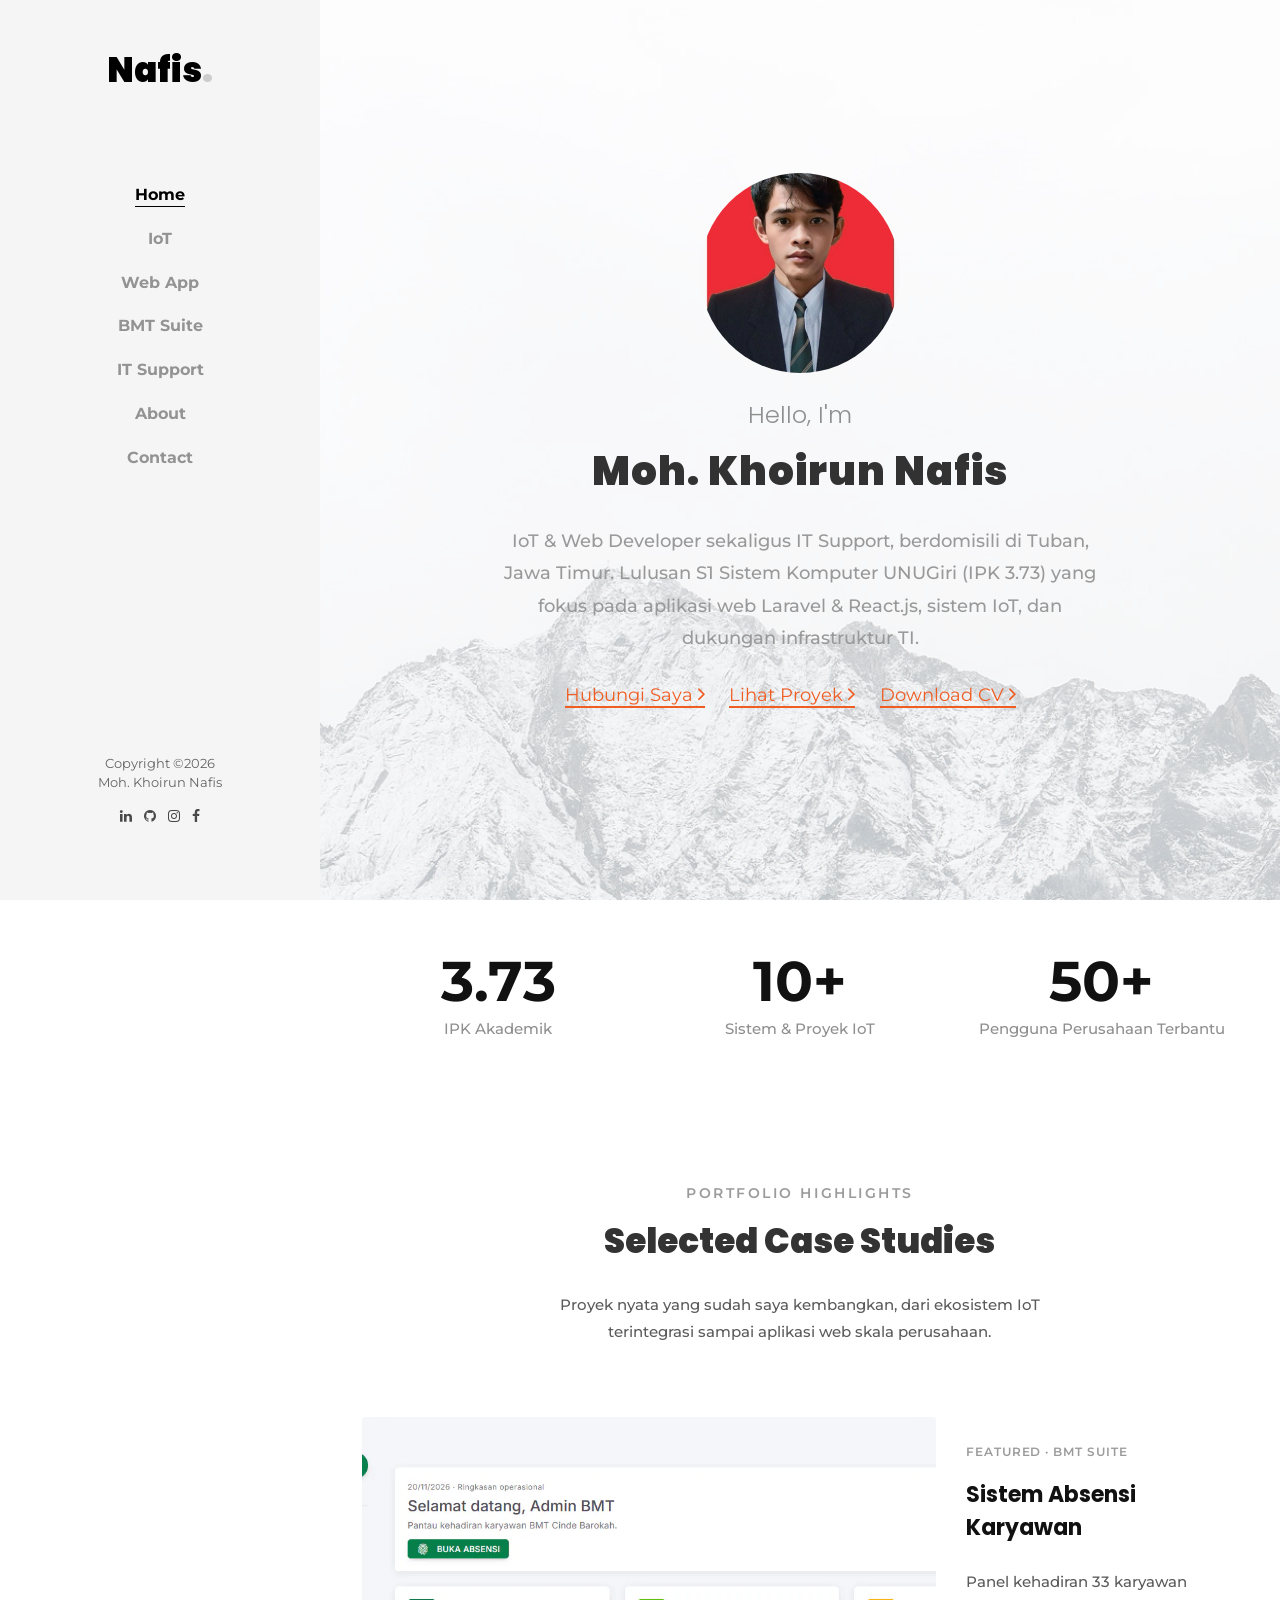
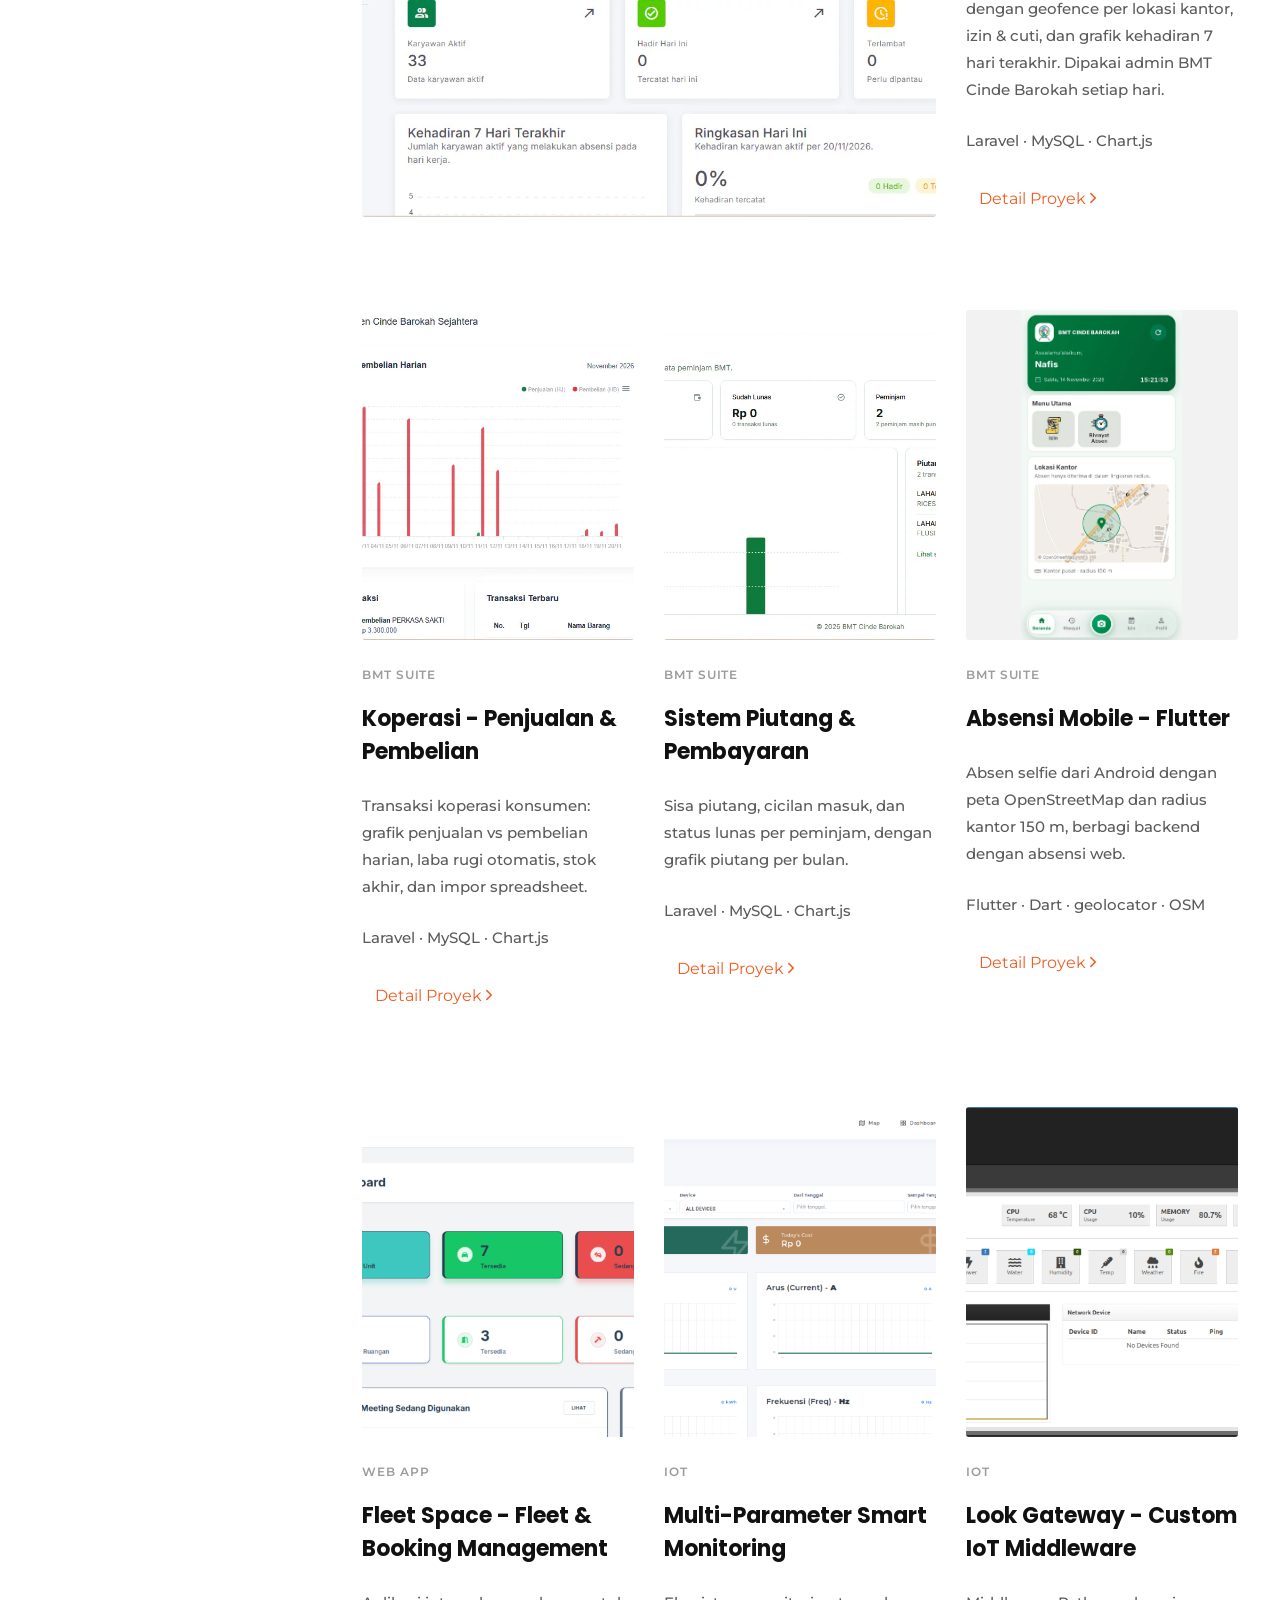
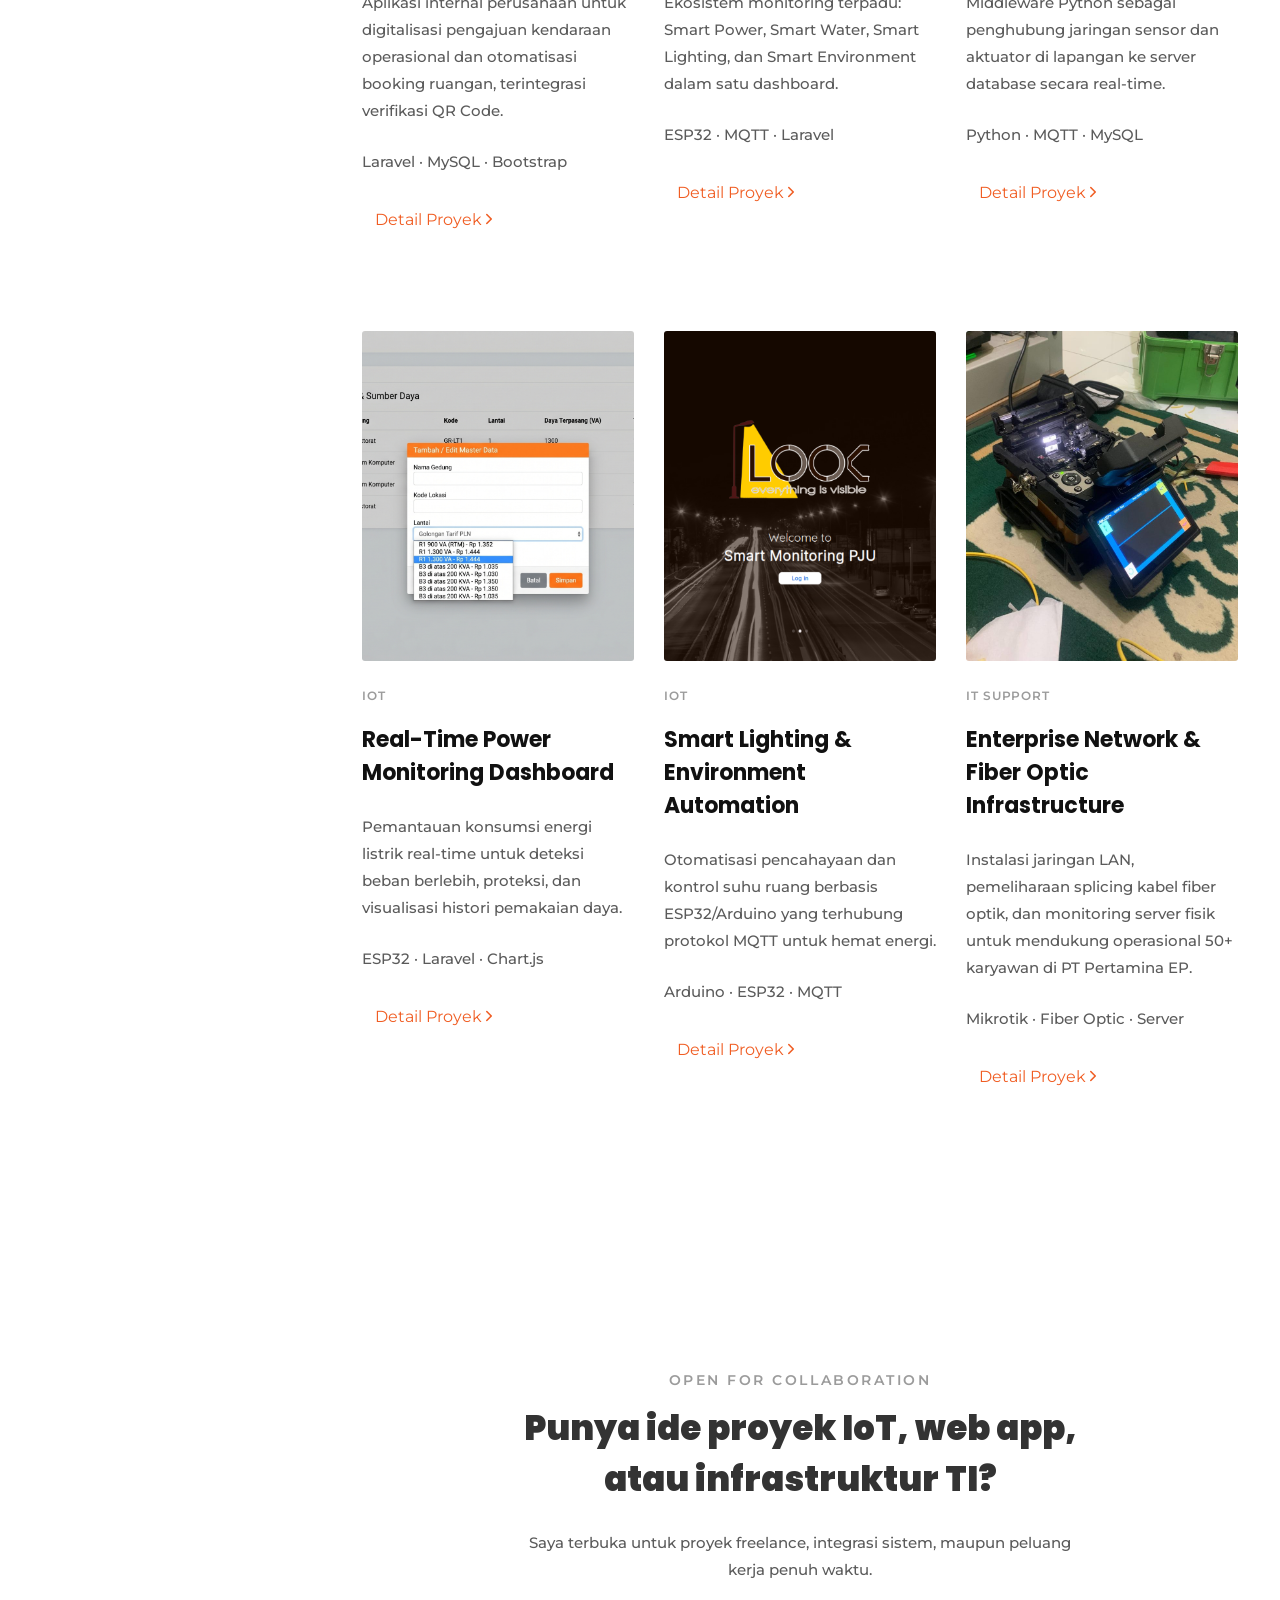
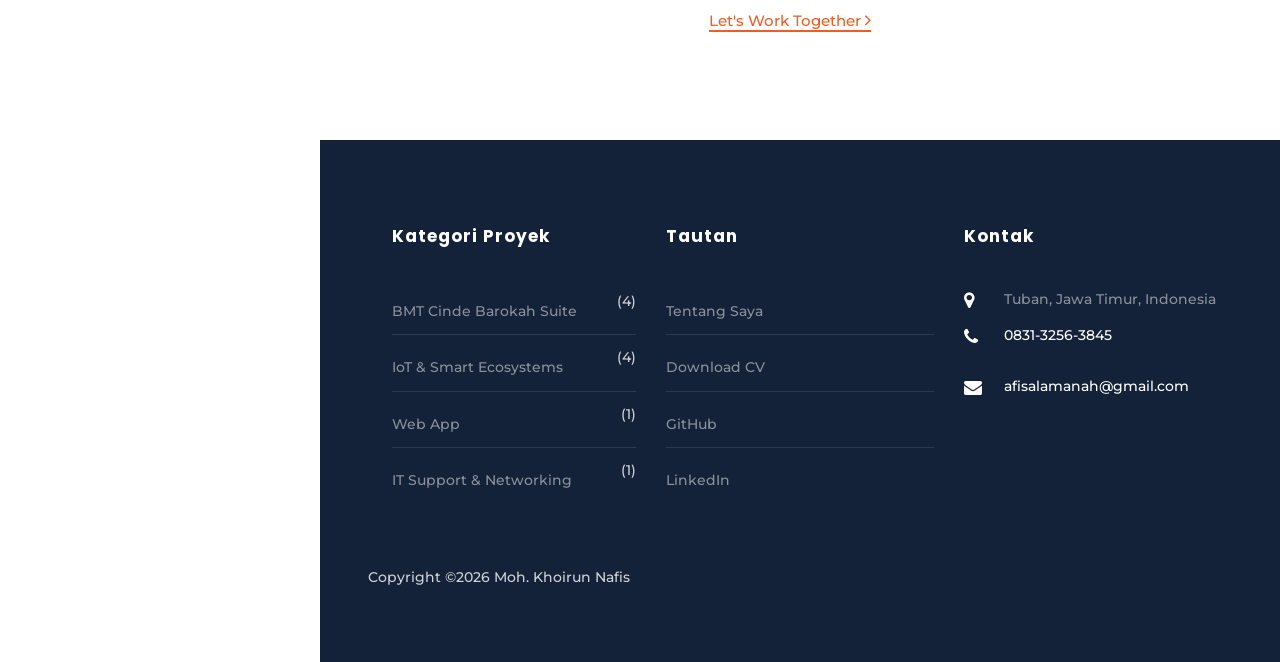
<file: index.html>
<!DOCTYPE html>
<html lang="id">
  <head>
    <title>Moh. Khoirun Nafis | IoT &amp; Fullstack Web Developer</title>
    <meta charset="utf-8">
    <meta name="viewport" content="width=device-width, initial-scale=1, shrink-to-fit=no">
    <meta name="description" content="Portofolio Moh. Khoirun Nafis - IoT & Fullstack Web Developer, IT Support. Tuban, Jawa Timur.">

    <meta name="theme-color" content="#f05d23">
    <link rel="icon" type="image/svg+xml" href="images/favicon.svg">
    <link href="https://fonts.googleapis.com/css?family=Poppins:300,400,500,600,700" rel="stylesheet">
    <link href="https://fonts.googleapis.com/css?family=Montserrat:300,400,500,700" rel="stylesheet">

    <link rel="stylesheet" href="css/open-iconic-bootstrap.min.css">
    <link rel="stylesheet" href="css/animate.css">

    <link rel="stylesheet" href="css/owl.carousel.min.css">
    <link rel="stylesheet" href="css/owl.theme.default.min.css">
    <link rel="stylesheet" href="css/magnific-popup.css">

    <link rel="stylesheet" href="css/aos.css">

    <link rel="stylesheet" href="css/ionicons.min.css">

    <link rel="stylesheet" href="css/flaticon.css">
    <link rel="stylesheet" href="css/icomoon.css">
    <link rel="stylesheet" href="css/style.css">
    <link rel="stylesheet" href="css/portfolio.css">
  </head>
  <body>

	<div id="colorlib-page">
		<a href="#" class="js-colorlib-nav-toggle colorlib-nav-toggle"><i></i></a>
		<aside id="colorlib-aside" role="complementary" class="js-fullheight text-center">
			<h1 id="colorlib-logo"><a href="index.html">Nafis<span>.</span></a></h1>
			<nav id="colorlib-main-menu" role="navigation">
				<ul>
					<li class="colorlib-active"><a href="index.html">Home</a></li>
					<li><a href="iot.html">IoT</a></li>
					<li><a href="web-app.html">Web App</a></li>
					<li><a href="bmt.html">BMT Suite</a></li>
					<li><a href="it-support.html">IT Support</a></li>
					<li><a href="about.html">About</a></li>
					<li><a href="contact.html">Contact</a></li>
				</ul>
			</nav>

			<div class="colorlib-footer">
				<p class="aside-copyright"><!-- Link back to Colorlib can't be removed. Template is licensed under CC BY 3.0. -->
			  Copyright &copy;<script>document.write(new Date().getFullYear());</script><br>Moh. Khoirun Nafis
				</p>
				<ul>
					<li><a href="https://www.linkedin.com/in/moh-khoirun-nafis" target="_blank" rel="noopener"><i class="icon-linkedin"></i></a></li>
					<li><a href="https://github.com/Rexshin20" target="_blank" rel="noopener"><i class="icon-github"></i></a></li>
					<li><a href="https://www.instagram.com/mh_navis" target="_blank" rel="noopener"><i class="icon-instagram"></i></a></li>
					<li><a href="https://www.facebook.com/afiz.nafis" target="_blank" rel="noopener"><i class="icon-facebook"></i></a></li>
				</ul>
			</div>
		</aside> <!-- END COLORLIB-ASIDE -->
		<div id="colorlib-main">
			<div class="hero-wrap js-fullheight" style="background-image: url(images/bg_1.jpg);" data-stellar-background-ratio="0.5">
				<div class="overlay"></div>
				<div class="js-fullheight d-flex justify-content-center align-items-center">
					<div class="col-md-8 text text-center">
						<div class="img mb-4" style="background-image: url(images/nafis.jpg);"></div>
						<div class="desc">
							<h2 class="subheading">Hello, I'm</h2>
							<h1 class="mb-4">Moh. Khoirun Nafis</h1>
							<p class="mb-4">IoT &amp; Web Developer sekaligus IT Support, berdomisili di Tuban, Jawa Timur. Lulusan S1 Sistem Komputer UNUGiri (IPK 3.73) yang fokus pada aplikasi web Laravel &amp; React.js, sistem IoT, dan dukungan infrastruktur TI.</p>
							<p>
								<a href="contact.html" class="btn-custom">Hubungi Saya <span class="ion-ios-arrow-forward"></span></a>
								<a href="bmt.html" class="btn-custom">Lihat Proyek <span class="ion-ios-arrow-forward"></span></a>
								<a href="cv-nafis.pdf" class="btn-custom">Download CV <span class="ion-ios-arrow-forward"></span></a>
							</p>
						</div>
					</div>
				</div>
			</div>

			<section class="ftco-section pt-5 pb-5 home-stats">
				<div class="container">
					<div class="row justify-content-center">
						<div class="col-md-4 text-center">
							<p class="display-4 mb-0">3.73</p>
							<span>IPK Akademik</span>
						</div>
						<div class="col-md-4 text-center">
							<p class="display-4 mb-0">10+</p>
							<span>Sistem &amp; Proyek IoT</span>
						</div>
						<div class="col-md-4 text-center">
							<p class="display-4 mb-0">50+</p>
							<span>Pengguna Perusahaan Terbantu</span>
						</div>
					</div>
				</div>
			</section>

			<section class="ftco-section">
				<div class="container">
					<div class="row justify-content-center mb-5 pb-2">
						<div class="col-md-7 heading-section text-center ftco-animate">
							<span class="subheading">Portfolio Highlights</span>
							<h2 class="mb-4">Selected Case Studies</h2>
							<p>Proyek nyata yang sudah saya kembangkan, dari ekosistem IoT terintegrasi sampai aplikasi web skala perusahaan.</p>
						</div>
					</div>
					<div class="row">
						<div class="col-md-8">
							<div class="blog-entry ftco-animate">
								<a href="images/proj-absensi-web.png" class="img image-popup d-block" style="background-image: url(images/proj-absensi-web.png);" aria-label="Dashboard absensi karyawan BMT Cinde Barokah"></a>
							</div>
						</div>
						<div class="col-md-4">
							<div class="blog-entry ftco-animate">
								<div class="text text-2 pt-2 mt-3">
									<span class="category mb-3 d-block"><a href="bmt.html">Featured &middot; BMT Suite</a></span>
									<h3 class="mb-4"><a href="bmt.html#absensi">Sistem Absensi Karyawan</a></h3>
									<p class="mb-4">Panel kehadiran 33 karyawan dengan geofence per lokasi kantor, izin &amp; cuti, dan grafik kehadiran 7 hari terakhir. Dipakai admin BMT Cinde Barokah setiap hari.</p>
									<p class="mb-4">Laravel &middot; MySQL &middot; Chart.js</p>
									<p><a href="bmt.html#absensi" class="btn py-2">Detail Proyek <span class="ion-ios-arrow-forward"></span></a></p>
								</div>
							</div>
						</div>
						<div class="col-md-4">
							<div class="blog-entry ftco-animate">
								<a href="bmt.html#koperasi" class="img img-2" style="background-image: url(images/proj-koperasi.png);"></a>
								<div class="text text-2 pt-2 mt-3">
									<span class="category mb-3 d-block"><a href="bmt.html">BMT Suite</a></span>
									<h3 class="mb-4"><a href="bmt.html#koperasi">Koperasi - Penjualan &amp; Pembelian</a></h3>
									<p class="mb-4">Transaksi koperasi konsumen: grafik penjualan vs pembelian harian, laba rugi otomatis, stok akhir, dan impor spreadsheet.</p>
									<p class="mb-4">Laravel &middot; MySQL &middot; Chart.js</p>
									<p><a href="bmt.html#koperasi" class="btn py-2">Detail Proyek <span class="ion-ios-arrow-forward"></span></a></p>
								</div>
							</div>
						</div>
						<div class="col-md-4">
							<div class="blog-entry ftco-animate">
								<a href="bmt.html#piutang" class="img img-2" style="background-image: url(images/proj-piutang.png);"></a>
								<div class="text text-2 pt-2 mt-3">
									<span class="category mb-3 d-block"><a href="bmt.html">BMT Suite</a></span>
									<h3 class="mb-4"><a href="bmt.html#piutang">Sistem Piutang &amp; Pembayaran</a></h3>
									<p class="mb-4">Sisa piutang, cicilan masuk, dan status lunas per peminjam, dengan grafik piutang per bulan.</p>
									<p class="mb-4">Laravel &middot; MySQL &middot; Chart.js</p>
									<p><a href="bmt.html#piutang" class="btn py-2">Detail Proyek <span class="ion-ios-arrow-forward"></span></a></p>
								</div>
							</div>
						</div>
						<div class="col-md-4">
							<div class="blog-entry ftco-animate">
								<a href="bmt.html#mobile" class="img img-2" style="background-image: url(images/proj-absensi-mobile.png); background-size: contain; background-repeat: no-repeat; background-position: center; background-color: #f2f2f2;"></a>
								<div class="text text-2 pt-2 mt-3">
									<span class="category mb-3 d-block"><a href="bmt.html">BMT Suite</a></span>
									<h3 class="mb-4"><a href="bmt.html#mobile">Absensi Mobile - Flutter</a></h3>
									<p class="mb-4">Absen selfie dari Android dengan peta OpenStreetMap dan radius kantor 150 m, berbagi backend dengan absensi web.</p>
									<p class="mb-4">Flutter &middot; Dart &middot; geolocator &middot; OSM</p>
									<p><a href="bmt.html#mobile" class="btn py-2">Detail Proyek <span class="ion-ios-arrow-forward"></span></a></p>
								</div>
							</div>
						</div>
						<div class="col-md-4">
							<div class="blog-entry ftco-animate">
								<a href="web-app.html" class="img img-2" style="background-image: url(images/proj-fleet-space.png);"></a>
								<div class="text text-2 pt-2 mt-3">
									<span class="category mb-3 d-block"><a href="web-app.html">Web App</a></span>
									<h3 class="mb-4"><a href="web-app.html">Fleet Space - Fleet &amp; Booking Management</a></h3>
									<p class="mb-4">Aplikasi internal perusahaan untuk digitalisasi pengajuan kendaraan operasional dan otomatisasi booking ruangan, terintegrasi verifikasi QR Code.</p>
									<p class="mb-4">Laravel &middot; MySQL &middot; Bootstrap</p>
									<p><a href="web-app.html" class="btn py-2">Detail Proyek <span class="ion-ios-arrow-forward"></span></a></p>
								</div>
							</div>
						</div>
						<div class="col-md-4">
							<div class="blog-entry ftco-animate">
								<a href="iot.html" class="img img-2" style="background-image: url(images/proj-smart-monitoring.png);"></a>
								<div class="text text-2 pt-2 mt-3">
									<span class="category mb-3 d-block"><a href="iot.html">IoT</a></span>
									<h3 class="mb-4"><a href="iot.html">Multi-Parameter Smart Monitoring</a></h3>
									<p class="mb-4">Ekosistem monitoring terpadu: Smart Power, Smart Water, Smart Lighting, dan Smart Environment dalam satu dashboard.</p>
									<p class="mb-4">ESP32 &middot; MQTT &middot; Laravel</p>
									<p><a href="iot.html" class="btn py-2">Detail Proyek <span class="ion-ios-arrow-forward"></span></a></p>
								</div>
							</div>
						</div>
						<div class="col-md-4">
							<div class="blog-entry ftco-animate">
								<a href="iot.html" class="img img-2" style="background-image: url(images/proj-look-gateway.png);"></a>
								<div class="text text-2 pt-2 mt-3">
									<span class="category mb-3 d-block"><a href="iot.html">IoT</a></span>
									<h3 class="mb-4"><a href="iot.html">Look Gateway - Custom IoT Middleware</a></h3>
									<p class="mb-4">Middleware Python sebagai penghubung jaringan sensor dan aktuator di lapangan ke server database secara real-time.</p>
									<p class="mb-4">Python &middot; MQTT &middot; MySQL</p>
									<p><a href="iot.html" class="btn py-2">Detail Proyek <span class="ion-ios-arrow-forward"></span></a></p>
								</div>
							</div>
						</div>
						<div class="col-md-4">
							<div class="blog-entry ftco-animate">
								<a href="iot.html" class="img img-2" style="background-image: url(images/proj-power-monitoring.png);"></a>
								<div class="text text-2 pt-2 mt-3">
									<span class="category mb-3 d-block"><a href="iot.html">IoT</a></span>
									<h3 class="mb-4"><a href="iot.html">Real-Time Power Monitoring Dashboard</a></h3>
									<p class="mb-4">Pemantauan konsumsi energi listrik real-time untuk deteksi beban berlebih, proteksi, dan visualisasi histori pemakaian daya.</p>
									<p class="mb-4">ESP32 &middot; Laravel &middot; Chart.js</p>
									<p><a href="iot.html" class="btn py-2">Detail Proyek <span class="ion-ios-arrow-forward"></span></a></p>
								</div>
							</div>
						</div>
						<div class="col-md-4">
							<div class="blog-entry ftco-animate">
								<a href="iot.html" class="img img-2" style="background-image: url(images/proj-smart-lighting.png);"></a>
								<div class="text text-2 pt-2 mt-3">
									<span class="category mb-3 d-block"><a href="iot.html">IoT</a></span>
									<h3 class="mb-4"><a href="iot.html">Smart Lighting &amp; Environment Automation</a></h3>
									<p class="mb-4">Otomatisasi pencahayaan dan kontrol suhu ruang berbasis ESP32/Arduino yang terhubung protokol MQTT untuk hemat energi.</p>
									<p class="mb-4">Arduino &middot; ESP32 &middot; MQTT</p>
									<p><a href="iot.html" class="btn py-2">Detail Proyek <span class="ion-ios-arrow-forward"></span></a></p>
								</div>
							</div>
						</div>
						<div class="col-md-4">
							<div class="blog-entry ftco-animate">
								<a href="it-support.html" class="img img-2" style="background-image: url(images/proj-network.jpg);"></a>
								<div class="text text-2 pt-2 mt-3">
									<span class="category mb-3 d-block"><a href="it-support.html">IT Support</a></span>
									<h3 class="mb-4"><a href="it-support.html">Enterprise Network &amp; Fiber Optic Infrastructure</a></h3>
									<p class="mb-4">Instalasi jaringan LAN, pemeliharaan splicing kabel fiber optik, dan monitoring server fisik untuk mendukung operasional 50+ karyawan di PT Pertamina EP.</p>
									<p class="mb-4">Mikrotik &middot; Fiber Optic &middot; Server</p>
									<p><a href="it-support.html" class="btn py-2">Detail Proyek <span class="ion-ios-arrow-forward"></span></a></p>
								</div>
							</div>
						</div>
					</div>
				</div>
			</section>

			<section class="ftco-section">
				<div class="container">
					<div class="row justify-content-center">
						<div class="col-md-8 heading-section text-center ftco-animate">
							<span class="subheading">Open for Collaboration</span>
							<h2 class="mb-4">Punya ide proyek IoT, web app, atau infrastruktur TI?</h2>
							<p class="mb-4">Saya terbuka untuk proyek freelance, integrasi sistem, maupun peluang kerja penuh waktu.</p>
							<p><a href="contact.html" class="btn-custom">Let's Work Together <span class="ion-ios-arrow-forward"></span></a></p>
						</div>
					</div>
				</div>
			</section>

			<footer class="ftco-footer ftco-bg-dark ftco-section">
				<div class="container px-md-5">
					<div class="row mb-5">
						<div class="col-md">
							<div class="ftco-footer-widget mb-4 ml-md-4">
								<h2 class="ftco-heading-2">Kategori Proyek</h2>
								<ul class="list-unstyled categories">
									<li><a href="bmt.html">BMT Cinde Barokah Suite <span>(4)</span></a></li>
									<li><a href="iot.html">IoT &amp; Smart Ecosystems <span>(4)</span></a></li>
									<li><a href="web-app.html">Web App <span>(1)</span></a></li>
									<li><a href="it-support.html">IT Support &amp; Networking <span>(1)</span></a></li>
								</ul>
							</div>
						</div>
						<div class="col-md">
							<div class="ftco-footer-widget mb-4">
								<h2 class="ftco-heading-2">Tautan</h2>
								<ul class="list-unstyled categories">
									<li><a href="about.html">Tentang Saya</a></li>
									<li><a href="cv-nafis.pdf">Download CV</a></li>
									<li><a href="https://github.com/Rexshin20" target="_blank" rel="noopener">GitHub</a></li>
									<li><a href="https://www.linkedin.com/in/moh-khoirun-nafis" target="_blank" rel="noopener">LinkedIn</a></li>
								</ul>
							</div>
						</div>
						<div class="col-md">
							<div class="ftco-footer-widget mb-4">
								<h2 class="ftco-heading-2">Kontak</h2>
								<div class="block-23 mb-3">
									<ul>
										<li><span class="icon icon-map-marker"></span><span class="text">Tuban, Jawa Timur, Indonesia</span></li>
										<li><a href="https://wa.me/6283132563845"><span class="icon icon-phone"></span><span class="text">0831-3256-3845</span></a></li>
										<li><a href="mailto:afisalamanah@gmail.com"><span class="icon icon-envelope"></span><span class="text">afisalamanah@gmail.com</span></a></li>
									</ul>
								</div>
							</div>
						</div>
					</div>
					<div class="row">
						<div class="col-md-12">
							<p><!-- Link back to Colorlib can't be removed. Template is licensed under CC BY 3.0. -->
			  Copyright &copy;<script>document.write(new Date().getFullYear());</script> Moh. Khoirun Nafis
			  <!-- Link back to Colorlib can't be removed. Template is licensed under CC BY 3.0. --></p>
						</div>
					</div>
				</div>
			</footer>
		</div><!-- END COLORLIB-MAIN -->
	</div><!-- END COLORLIB-PAGE -->

  <!-- loader -->
  <div id="ftco-loader" class="show fullscreen"><svg class="circular" width="48px" height="48px"><circle class="path-bg" cx="24" cy="24" r="22" fill="none" stroke-width="4" stroke="#eeeeee"/><circle class="path" cx="24" cy="24" r="22" fill="none" stroke-width="4" stroke-miterlimit="10" stroke="#F96D00"/></svg></div>


  <script src="js/jquery.min.js"></script>
  <script src="js/jquery-migrate-3.0.1.min.js"></script>
  <script src="js/popper.min.js"></script>
  <script src="js/bootstrap.min.js"></script>
  <script src="js/jquery.easing.1.3.js"></script>
  <script src="js/jquery.waypoints.min.js"></script>
  <script src="js/jquery.stellar.min.js"></script>
  <script src="js/owl.carousel.min.js"></script>
  <script src="js/jquery.magnific-popup.min.js"></script>
  <script src="js/aos.js"></script>
  <script src="js/jquery.animateNumber.min.js"></script>
  <script src="js/scrollax.min.js"></script>
  <script src="js/main.js"></script>

  </body>
</html>
</file>
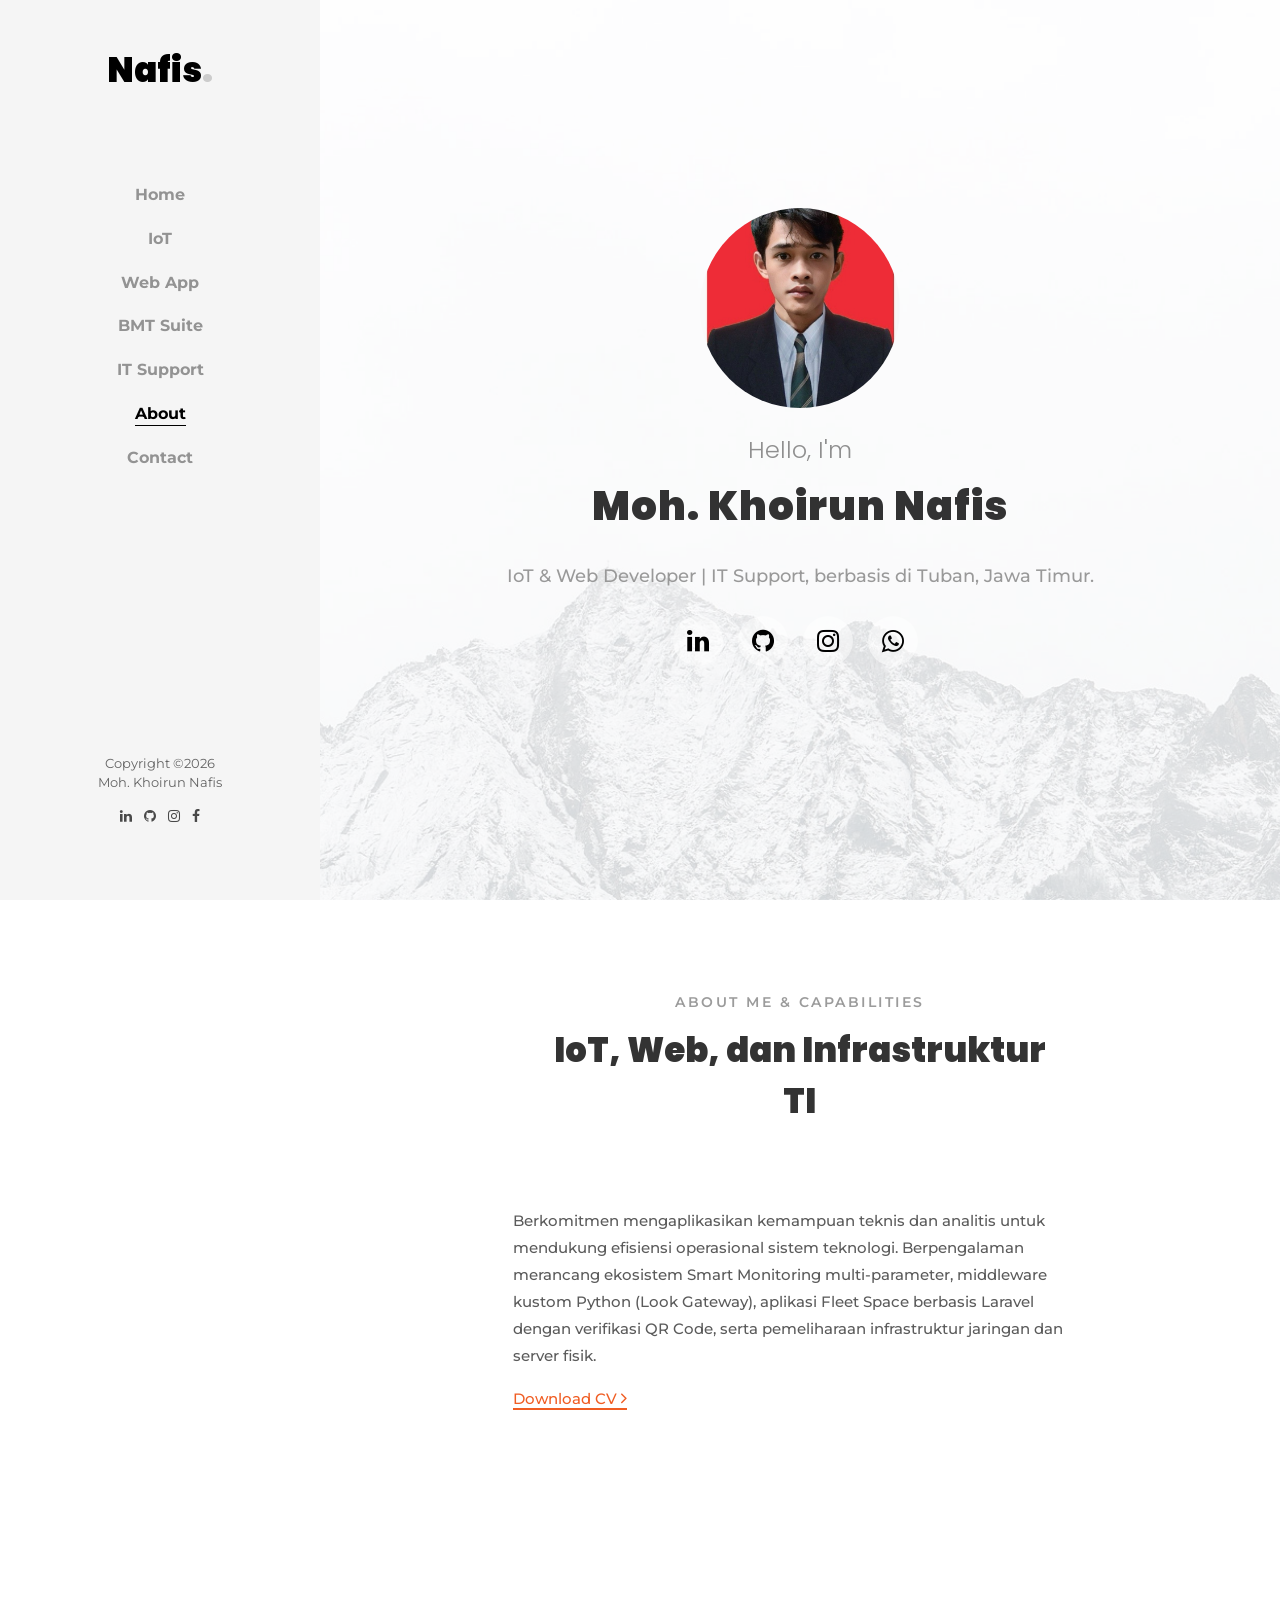
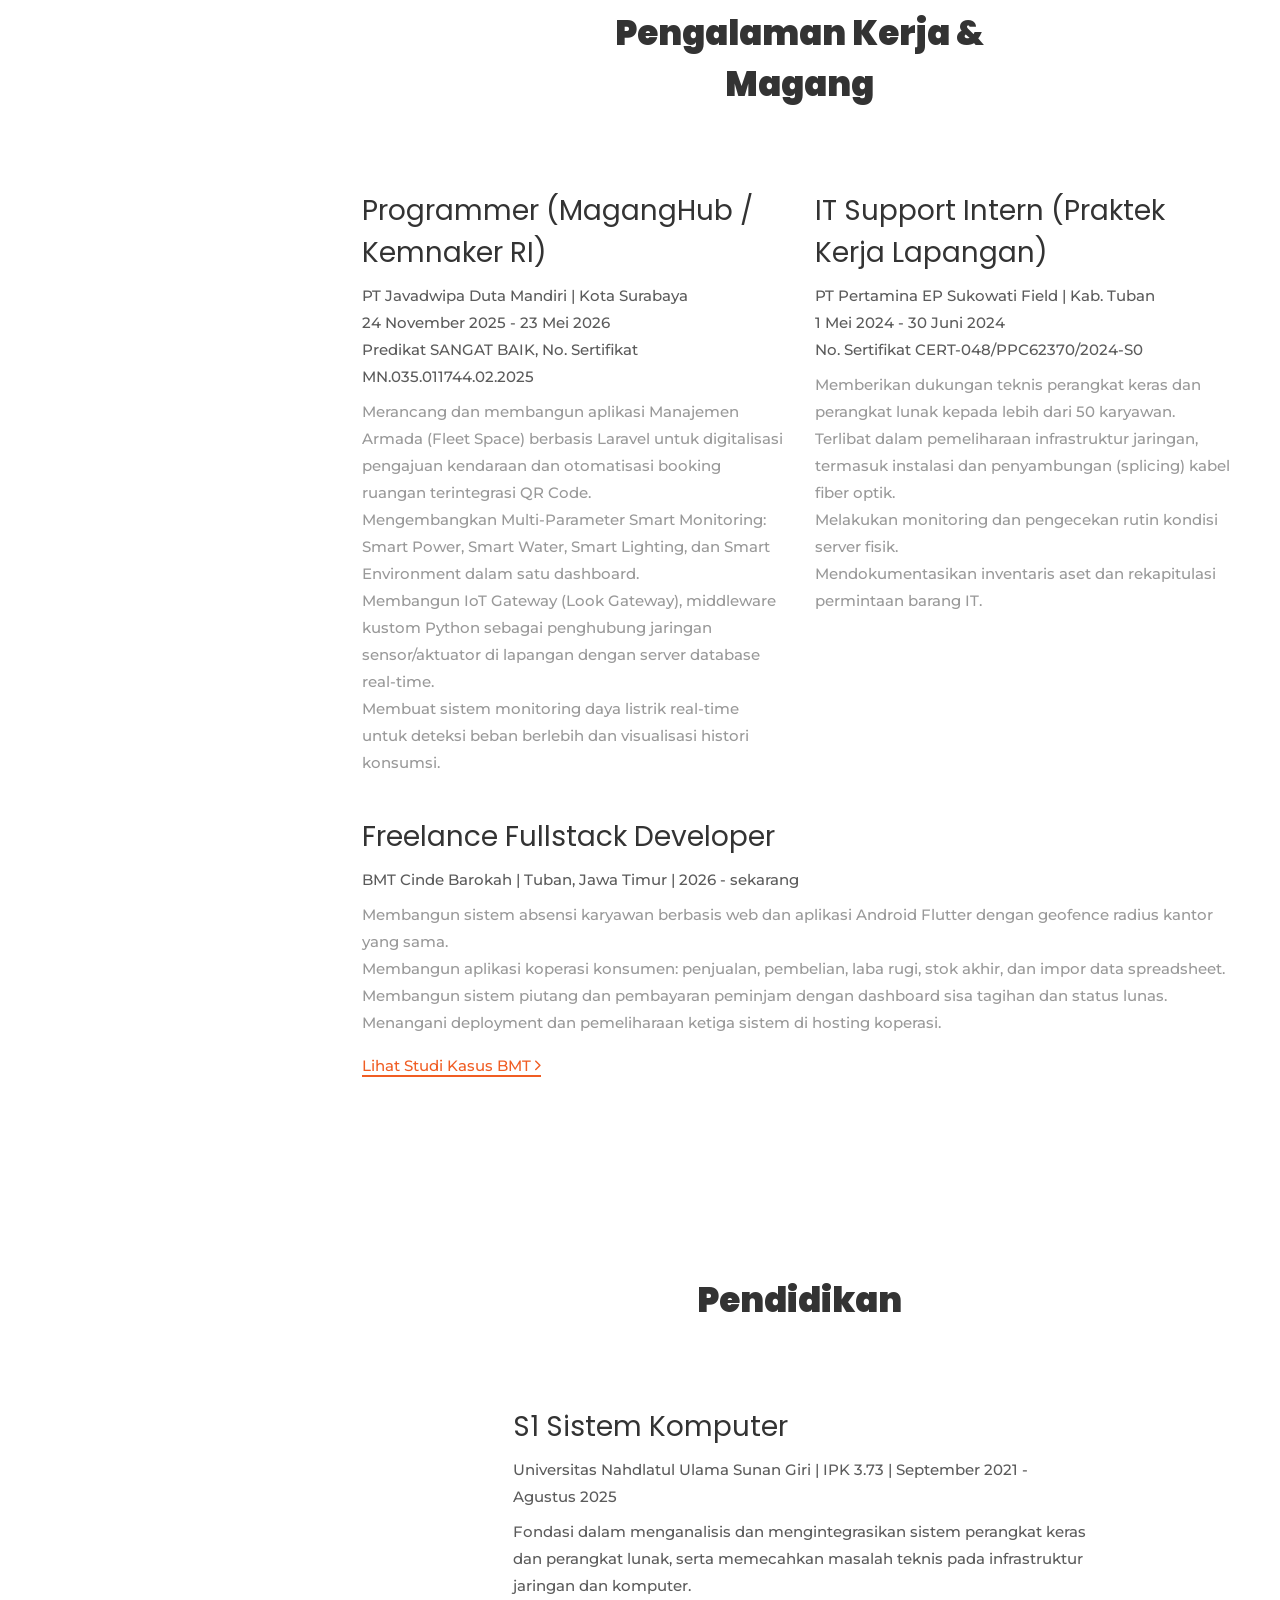
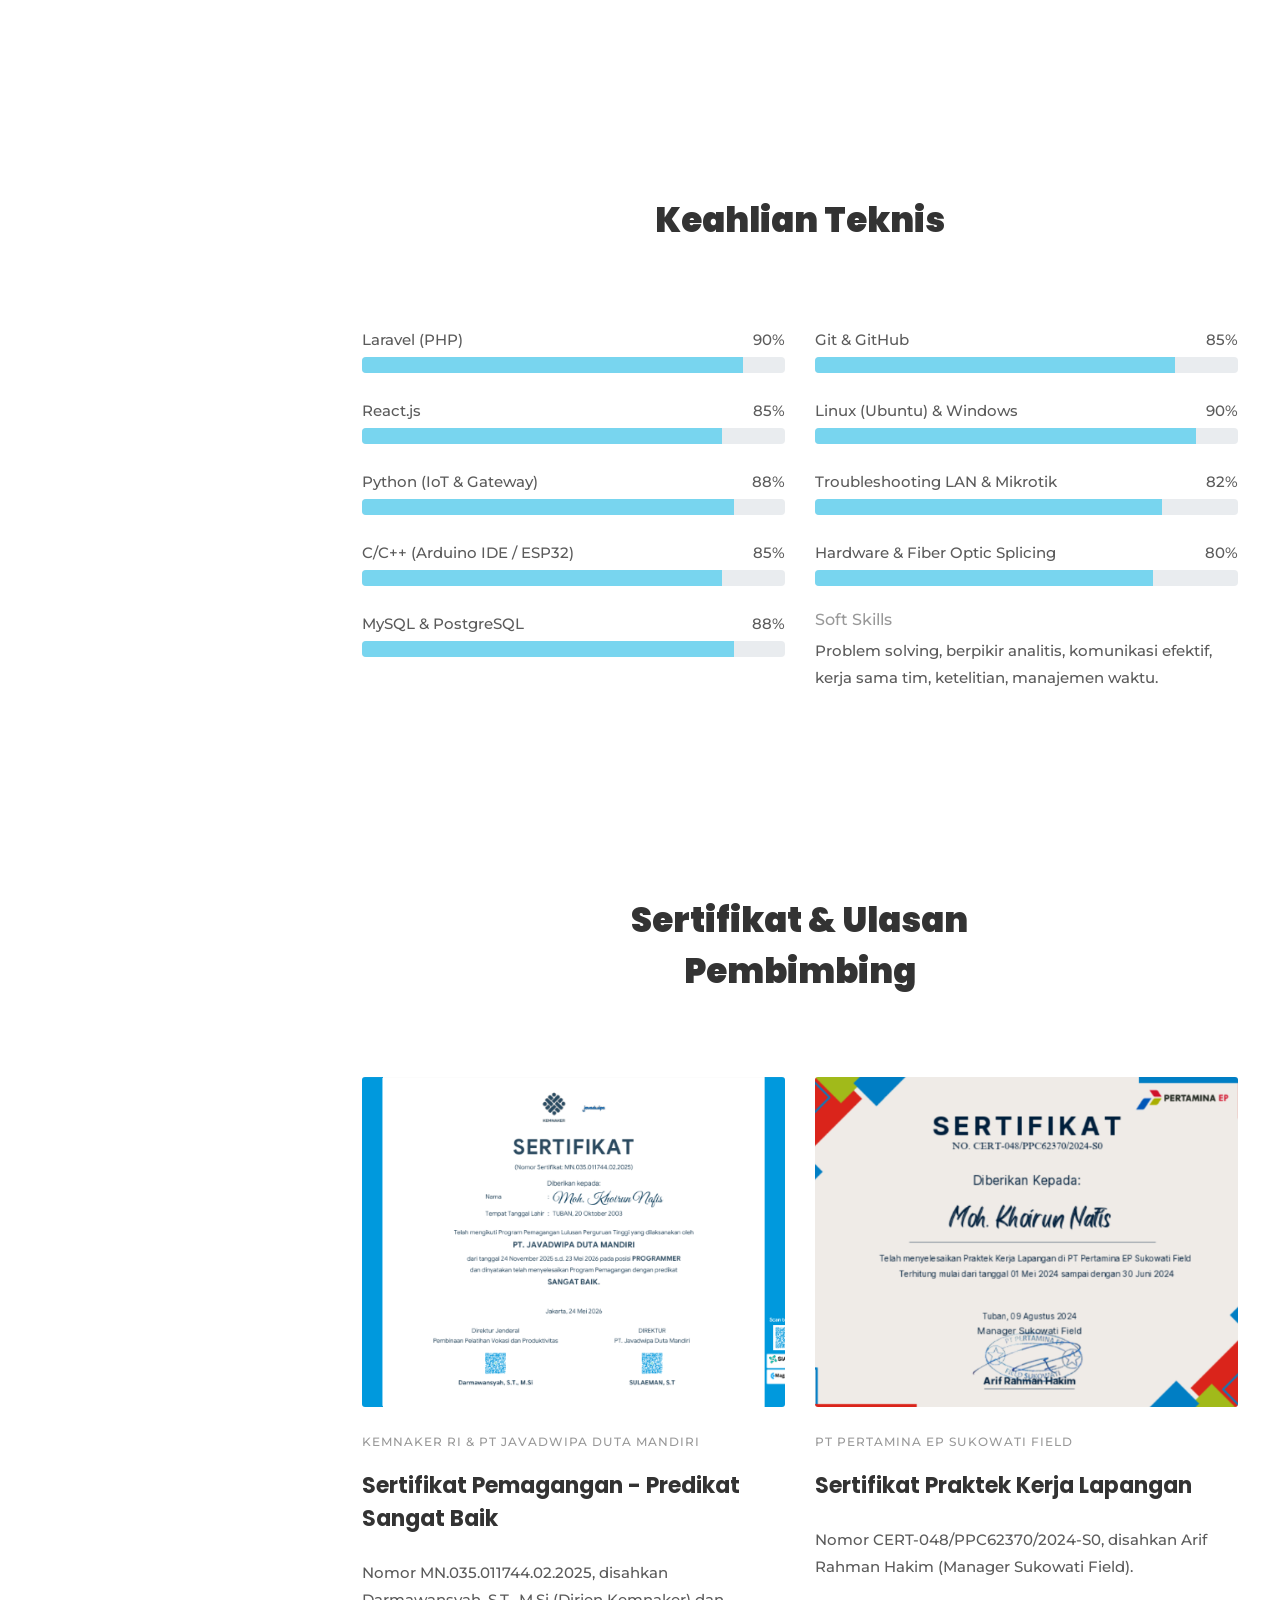
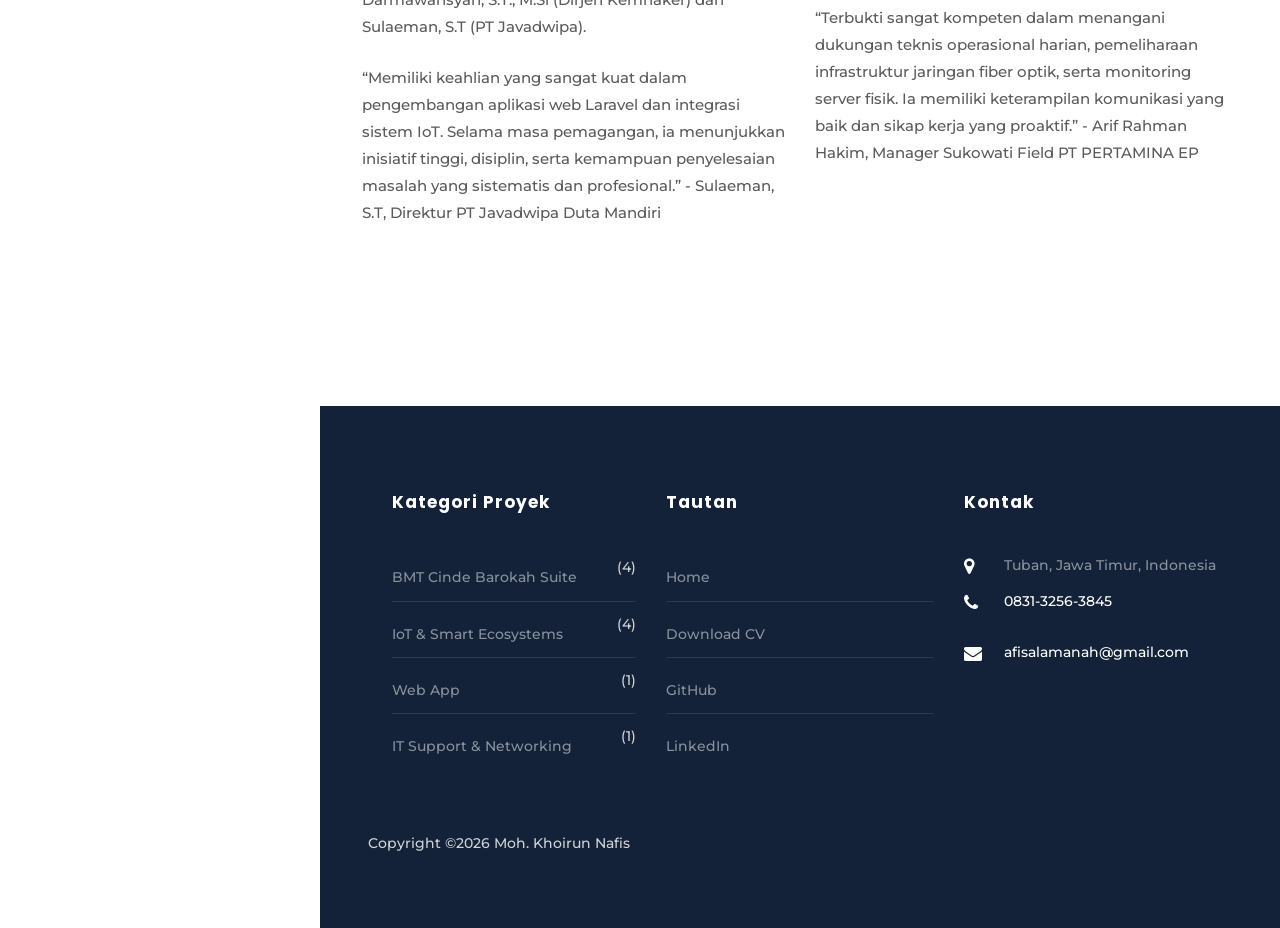
<file: about.html>
<!DOCTYPE html>
<html lang="id">
  <head>
    <title>Tentang Saya | Moh. Khoirun Nafis</title>
    <meta charset="utf-8">
    <meta name="viewport" content="width=device-width, initial-scale=1, shrink-to-fit=no">
    <meta name="description" content="Pengalaman kerja, pendidikan, keahlian teknis, dan sertifikat Moh. Khoirun Nafis.">

    <meta name="theme-color" content="#f05d23">
    <link rel="icon" type="image/svg+xml" href="images/favicon.svg">
    <link href="https://fonts.googleapis.com/css?family=Poppins:300,400,500,600,700" rel="stylesheet">
    <link href="https://fonts.googleapis.com/css?family=Montserrat:300,400,500,700" rel="stylesheet">

    <link rel="stylesheet" href="css/open-iconic-bootstrap.min.css">
    <link rel="stylesheet" href="css/animate.css">

    <link rel="stylesheet" href="css/owl.carousel.min.css">
    <link rel="stylesheet" href="css/owl.theme.default.min.css">
    <link rel="stylesheet" href="css/magnific-popup.css">

    <link rel="stylesheet" href="css/aos.css">

    <link rel="stylesheet" href="css/ionicons.min.css">

    <link rel="stylesheet" href="css/flaticon.css">
    <link rel="stylesheet" href="css/icomoon.css">
    <link rel="stylesheet" href="css/style.css">
    <link rel="stylesheet" href="css/portfolio.css">
  </head>
  <body>

	<div id="colorlib-page">
		<a href="#" class="js-colorlib-nav-toggle colorlib-nav-toggle"><i></i></a>
		<aside id="colorlib-aside" role="complementary" class="js-fullheight text-center">
			<h1 id="colorlib-logo"><a href="index.html">Nafis<span>.</span></a></h1>
			<nav id="colorlib-main-menu" role="navigation">
				<ul>
					<li><a href="index.html">Home</a></li>
					<li><a href="iot.html">IoT</a></li>
					<li><a href="web-app.html">Web App</a></li>
					<li><a href="bmt.html">BMT Suite</a></li>
					<li><a href="it-support.html">IT Support</a></li>
					<li class="colorlib-active"><a href="about.html">About</a></li>
					<li><a href="contact.html">Contact</a></li>
				</ul>
			</nav>

			<div class="colorlib-footer">
				<p class="aside-copyright"><!-- Link back to Colorlib can't be removed. Template is licensed under CC BY 3.0. -->
			  Copyright &copy;<script>document.write(new Date().getFullYear());</script><br>Moh. Khoirun Nafis
				</p>
				<ul>
					<li><a href="https://www.linkedin.com/in/moh-khoirun-nafis" target="_blank" rel="noopener"><i class="icon-linkedin"></i></a></li>
					<li><a href="https://github.com/Rexshin20" target="_blank" rel="noopener"><i class="icon-github"></i></a></li>
					<li><a href="https://www.instagram.com/mh_navis" target="_blank" rel="noopener"><i class="icon-instagram"></i></a></li>
					<li><a href="https://www.facebook.com/afiz.nafis" target="_blank" rel="noopener"><i class="icon-facebook"></i></a></li>
				</ul>
			</div>
		</aside> <!-- END COLORLIB-ASIDE -->
		<div id="colorlib-main">
			<div class="hero-wrap hero-wrap-2 js-fullheight" style="background-image: url(images/bg_1.jpg);" data-stellar-background-ratio="0.5">
				<div class="overlay"></div>
				<div class="js-fullheight d-flex justify-content-center align-items-center">
					<div class="col-md-8 text text-center">
						<div class="img mb-4" style="background-image: url(images/nafis.jpg);"></div>
						<div class="desc">
							<h2 class="subheading">Hello, I'm</h2>
							<h1 class="mb-4">Moh. Khoirun Nafis</h1>
							<p class="mb-4">IoT &amp; Web Developer | IT Support, berbasis di Tuban, Jawa Timur.</p>
							<ul class="ftco-social mt-3">
								<li class="ftco-animate"><a href="https://www.linkedin.com/in/moh-khoirun-nafis" target="_blank" rel="noopener"><span class="icon-linkedin"></span></a></li>
								<li class="ftco-animate"><a href="https://github.com/Rexshin20" target="_blank" rel="noopener"><span class="icon-github"></span></a></li>
								<li class="ftco-animate"><a href="https://www.instagram.com/mh_navis" target="_blank" rel="noopener"><span class="icon-instagram"></span></a></li>
								<li class="ftco-animate"><a href="https://wa.me/6283132563845" target="_blank" rel="noopener"><span class="icon-whatsapp"></span></a></li>
							</ul>
						</div>
					</div>
				</div>
			</div>

			<section class="ftco-section">
				<div class="container">
					<div class="row justify-content-center mb-5 pb-2">
						<div class="col-md-7 heading-section text-center ftco-animate">
							<span class="subheading">About Me &amp; Capabilities</span>
							<h2 class="mb-4">IoT, Web, dan Infrastruktur TI</h2>
						</div>
					</div>
					<div class="row justify-content-center">
						<div class="col-md-8 ftco-animate">
							<p>Berkomitmen mengaplikasikan kemampuan teknis dan analitis untuk mendukung efisiensi operasional sistem teknologi. Berpengalaman merancang ekosistem Smart Monitoring multi-parameter, middleware kustom Python (Look Gateway), aplikasi Fleet Space berbasis Laravel dengan verifikasi QR Code, serta pemeliharaan infrastruktur jaringan dan server fisik.</p>
							<p><a href="cv-nafis.pdf" class="btn-custom">Download CV <span class="ion-ios-arrow-forward"></span></a></p>
						</div>
					</div>
				</div>
			</section>

			<section class="ftco-section">
				<div class="container">
					<div class="row justify-content-center mb-5 pb-2">
						<div class="col-md-7 heading-section text-center ftco-animate">
							<h2 class="mb-4">Pengalaman Kerja &amp; Magang</h2>
						</div>
					</div>
					<div class="row">
						<div class="col-md-6 ftco-animate">
							<h3 class="mb-2">Programmer (MagangHub / Kemnaker RI)</h3>
							<p class="mb-2">PT Javadwipa Duta Mandiri | Kota Surabaya<br>24 November 2025 - 23 Mei 2026<br>Predikat SANGAT BAIK, No. Sertifikat MN.035.011744.02.2025</p>
							<ul class="list-unstyled">
								<li>Merancang dan membangun aplikasi Manajemen Armada (Fleet Space) berbasis Laravel untuk digitalisasi pengajuan kendaraan dan otomatisasi booking ruangan terintegrasi QR Code.</li>
								<li>Mengembangkan Multi-Parameter Smart Monitoring: Smart Power, Smart Water, Smart Lighting, dan Smart Environment dalam satu dashboard.</li>
								<li>Membangun IoT Gateway (Look Gateway), middleware kustom Python sebagai penghubung jaringan sensor/aktuator di lapangan dengan server database real-time.</li>
								<li>Membuat sistem monitoring daya listrik real-time untuk deteksi beban berlebih dan visualisasi histori konsumsi.</li>
							</ul>
						</div>
						<div class="col-md-6 ftco-animate">
							<h3 class="mb-2">IT Support Intern (Praktek Kerja Lapangan)</h3>
							<p class="mb-2">PT Pertamina EP Sukowati Field | Kab. Tuban<br>1 Mei 2024 - 30 Juni 2024<br>No. Sertifikat CERT-048/PPC62370/2024-S0</p>
							<ul class="list-unstyled">
								<li>Memberikan dukungan teknis perangkat keras dan perangkat lunak kepada lebih dari 50 karyawan.</li>
								<li>Terlibat dalam pemeliharaan infrastruktur jaringan, termasuk instalasi dan penyambungan (splicing) kabel fiber optik.</li>
								<li>Melakukan monitoring dan pengecekan rutin kondisi server fisik.</li>
								<li>Mendokumentasikan inventaris aset dan rekapitulasi permintaan barang IT.</li>
							</ul>
						</div>
						<div class="col-md-12 ftco-animate mt-4">
							<h3 class="mb-2">Freelance Fullstack Developer</h3>
							<p class="mb-2">BMT Cinde Barokah | Tuban, Jawa Timur | 2026 - sekarang</p>
							<ul class="list-unstyled">
								<li>Membangun sistem absensi karyawan berbasis web dan aplikasi Android Flutter dengan geofence radius kantor yang sama.</li>
								<li>Membangun aplikasi koperasi konsumen: penjualan, pembelian, laba rugi, stok akhir, dan impor data spreadsheet.</li>
								<li>Membangun sistem piutang dan pembayaran peminjam dengan dashboard sisa tagihan dan status lunas.</li>
								<li>Menangani deployment dan pemeliharaan ketiga sistem di hosting koperasi.</li>
							</ul>
							<p><a href="bmt.html" class="btn-custom">Lihat Studi Kasus BMT <span class="ion-ios-arrow-forward"></span></a></p>
						</div>
					</div>
				</div>
			</section>

			<section class="ftco-section">
				<div class="container">
					<div class="row justify-content-center mb-5 pb-2">
						<div class="col-md-7 heading-section text-center ftco-animate">
							<h2 class="mb-4">Pendidikan</h2>
						</div>
					</div>
					<div class="row justify-content-center">
						<div class="col-md-8 ftco-animate">
							<h3 class="mb-2">S1 Sistem Komputer</h3>
							<p class="mb-2">Universitas Nahdlatul Ulama Sunan Giri | IPK 3.73 | September 2021 - Agustus 2025</p>
							<p>Fondasi dalam menganalisis dan mengintegrasikan sistem perangkat keras dan perangkat lunak, serta memecahkan masalah teknis pada infrastruktur jaringan dan komputer.</p>
						</div>
					</div>
				</div>
			</section>

			<section class="ftco-section">
				<div class="container">
					<div class="row justify-content-center mb-5 pb-2">
						<div class="col-md-7 heading-section text-center ftco-animate">
							<h2 class="mb-4">Keahlian Teknis</h2>
						</div>
					</div>
					<div class="row">
						<div class="col-md-6 ftco-animate">
							<div class="mb-4">
								<p class="mb-1">Laravel (PHP) <span class="float-right">90%</span></p>
								<div class="progress"><div class="progress-bar" role="progressbar" style="width: 90%" aria-valuenow="90" aria-valuemin="0" aria-valuemax="100"></div></div>
							</div>
							<div class="mb-4">
								<p class="mb-1">React.js <span class="float-right">85%</span></p>
								<div class="progress"><div class="progress-bar" role="progressbar" style="width: 85%" aria-valuenow="85" aria-valuemin="0" aria-valuemax="100"></div></div>
							</div>
							<div class="mb-4">
								<p class="mb-1">Python (IoT &amp; Gateway) <span class="float-right">88%</span></p>
								<div class="progress"><div class="progress-bar" role="progressbar" style="width: 88%" aria-valuenow="88" aria-valuemin="0" aria-valuemax="100"></div></div>
							</div>
							<div class="mb-4">
								<p class="mb-1">C/C++ (Arduino IDE / ESP32) <span class="float-right">85%</span></p>
								<div class="progress"><div class="progress-bar" role="progressbar" style="width: 85%" aria-valuenow="85" aria-valuemin="0" aria-valuemax="100"></div></div>
							</div>
							<div class="mb-4">
								<p class="mb-1">MySQL &amp; PostgreSQL <span class="float-right">88%</span></p>
								<div class="progress"><div class="progress-bar" role="progressbar" style="width: 88%" aria-valuenow="88" aria-valuemin="0" aria-valuemax="100"></div></div>
							</div>
						</div>
						<div class="col-md-6 ftco-animate">
							<div class="mb-4">
								<p class="mb-1">Git &amp; GitHub <span class="float-right">85%</span></p>
								<div class="progress"><div class="progress-bar" role="progressbar" style="width: 85%" aria-valuenow="85" aria-valuemin="0" aria-valuemax="100"></div></div>
							</div>
							<div class="mb-4">
								<p class="mb-1">Linux (Ubuntu) &amp; Windows <span class="float-right">90%</span></p>
								<div class="progress"><div class="progress-bar" role="progressbar" style="width: 90%" aria-valuenow="90" aria-valuemin="0" aria-valuemax="100"></div></div>
							</div>
							<div class="mb-4">
								<p class="mb-1">Troubleshooting LAN &amp; Mikrotik <span class="float-right">82%</span></p>
								<div class="progress"><div class="progress-bar" role="progressbar" style="width: 82%" aria-valuenow="82" aria-valuemin="0" aria-valuemax="100"></div></div>
							</div>
							<div class="mb-4">
								<p class="mb-1">Hardware &amp; Fiber Optic Splicing <span class="float-right">80%</span></p>
								<div class="progress"><div class="progress-bar" role="progressbar" style="width: 80%" aria-valuenow="80" aria-valuemin="0" aria-valuemax="100"></div></div>
							</div>
							<div class="mb-4">
								<h3 class="h6 mb-2">Soft Skills</h3>
								<p>Problem solving, berpikir analitis, komunikasi efektif, kerja sama tim, ketelitian, manajemen waktu.</p>
							</div>
						</div>
					</div>
				</div>
			</section>

			<section class="ftco-section">
				<div class="container">
					<div class="row justify-content-center mb-5 pb-2">
						<div class="col-md-7 heading-section text-center ftco-animate">
							<h2 class="mb-4">Sertifikat &amp; Ulasan Pembimbing</h2>
						</div>
					</div>
					<div class="row">
						<div class="col-md-6">
							<div class="blog-entry ftco-animate">
								<a href="images/cert-javadwipa.png" class="img img-2 image-popup" style="background-image: url(images/cert-javadwipa.png);"></a>
								<div class="text text-2 pt-2 mt-3">
									<span class="category mb-3 d-block">Kemnaker RI &amp; PT Javadwipa Duta Mandiri</span>
									<h3 class="mb-4">Sertifikat Pemagangan - Predikat Sangat Baik</h3>
									<p class="mb-4">Nomor MN.035.011744.02.2025, disahkan Darmawansyah, S.T., M.Si (Dirjen Kemnaker) dan Sulaeman, S.T (PT Javadwipa).</p>
									<p class="mb-4">&ldquo;Memiliki keahlian yang sangat kuat dalam pengembangan aplikasi web Laravel dan integrasi sistem IoT. Selama masa pemagangan, ia menunjukkan inisiatif tinggi, disiplin, serta kemampuan penyelesaian masalah yang sistematis dan profesional.&rdquo; - Sulaeman, S.T, Direktur PT Javadwipa Duta Mandiri</p>
								</div>
							</div>
						</div>
						<div class="col-md-6">
							<div class="blog-entry ftco-animate">
								<a href="images/cert-pertamina.png" class="img img-2 image-popup" style="background-image: url(images/cert-pertamina.png);"></a>
								<div class="text text-2 pt-2 mt-3">
									<span class="category mb-3 d-block">PT Pertamina EP Sukowati Field</span>
									<h3 class="mb-4">Sertifikat Praktek Kerja Lapangan</h3>
									<p class="mb-4">Nomor CERT-048/PPC62370/2024-S0, disahkan Arif Rahman Hakim (Manager Sukowati Field).</p>
									<p class="mb-4">&ldquo;Terbukti sangat kompeten dalam menangani dukungan teknis operasional harian, pemeliharaan infrastruktur jaringan fiber optik, serta monitoring server fisik. Ia memiliki keterampilan komunikasi yang baik dan sikap kerja yang proaktif.&rdquo; - Arif Rahman Hakim, Manager Sukowati Field PT PERTAMINA EP</p>
								</div>
							</div>
						</div>
					</div>
				</div>
			</section>

			<footer class="ftco-footer ftco-bg-dark ftco-section">
				<div class="container px-md-5">
					<div class="row mb-5">
						<div class="col-md">
							<div class="ftco-footer-widget mb-4 ml-md-4">
								<h2 class="ftco-heading-2">Kategori Proyek</h2>
								<ul class="list-unstyled categories">
									<li><a href="bmt.html">BMT Cinde Barokah Suite <span>(4)</span></a></li>
									<li><a href="iot.html">IoT &amp; Smart Ecosystems <span>(4)</span></a></li>
									<li><a href="web-app.html">Web App <span>(1)</span></a></li>
									<li><a href="it-support.html">IT Support &amp; Networking <span>(1)</span></a></li>
								</ul>
							</div>
						</div>
						<div class="col-md">
							<div class="ftco-footer-widget mb-4">
								<h2 class="ftco-heading-2">Tautan</h2>
								<ul class="list-unstyled categories">
									<li><a href="index.html">Home</a></li>
									<li><a href="cv-nafis.pdf">Download CV</a></li>
									<li><a href="https://github.com/Rexshin20" target="_blank" rel="noopener">GitHub</a></li>
									<li><a href="https://www.linkedin.com/in/moh-khoirun-nafis" target="_blank" rel="noopener">LinkedIn</a></li>
								</ul>
							</div>
						</div>
						<div class="col-md">
							<div class="ftco-footer-widget mb-4">
								<h2 class="ftco-heading-2">Kontak</h2>
								<div class="block-23 mb-3">
									<ul>
										<li><span class="icon icon-map-marker"></span><span class="text">Tuban, Jawa Timur, Indonesia</span></li>
										<li><a href="https://wa.me/6283132563845"><span class="icon icon-phone"></span><span class="text">0831-3256-3845</span></a></li>
										<li><a href="mailto:afisalamanah@gmail.com"><span class="icon icon-envelope"></span><span class="text">afisalamanah@gmail.com</span></a></li>
									</ul>
								</div>
							</div>
						</div>
					</div>
					<div class="row">
						<div class="col-md-12">
							<p><!-- Link back to Colorlib can't be removed. Template is licensed under CC BY 3.0. -->
			  Copyright &copy;<script>document.write(new Date().getFullYear());</script> Moh. Khoirun Nafis
			  <!-- Link back to Colorlib can't be removed. Template is licensed under CC BY 3.0. --></p>
						</div>
					</div>
				</div>
			</footer>
		</div><!-- END COLORLIB-MAIN -->
	</div><!-- END COLORLIB-PAGE -->

  <!-- loader -->
  <div id="ftco-loader" class="show fullscreen"><svg class="circular" width="48px" height="48px"><circle class="path-bg" cx="24" cy="24" r="22" fill="none" stroke-width="4" stroke="#eeeeee"/><circle class="path" cx="24" cy="24" r="22" fill="none" stroke-width="4" stroke-miterlimit="10" stroke="#F96D00"/></svg></div>


  <script src="js/jquery.min.js"></script>
  <script src="js/jquery-migrate-3.0.1.min.js"></script>
  <script src="js/popper.min.js"></script>
  <script src="js/bootstrap.min.js"></script>
  <script src="js/jquery.easing.1.3.js"></script>
  <script src="js/jquery.waypoints.min.js"></script>
  <script src="js/jquery.stellar.min.js"></script>
  <script src="js/owl.carousel.min.js"></script>
  <script src="js/jquery.magnific-popup.min.js"></script>
  <script src="js/aos.js"></script>
  <script src="js/jquery.animateNumber.min.js"></script>
  <script src="js/scrollax.min.js"></script>
  <script src="js/main.js"></script>

  </body>
</html>
</file>
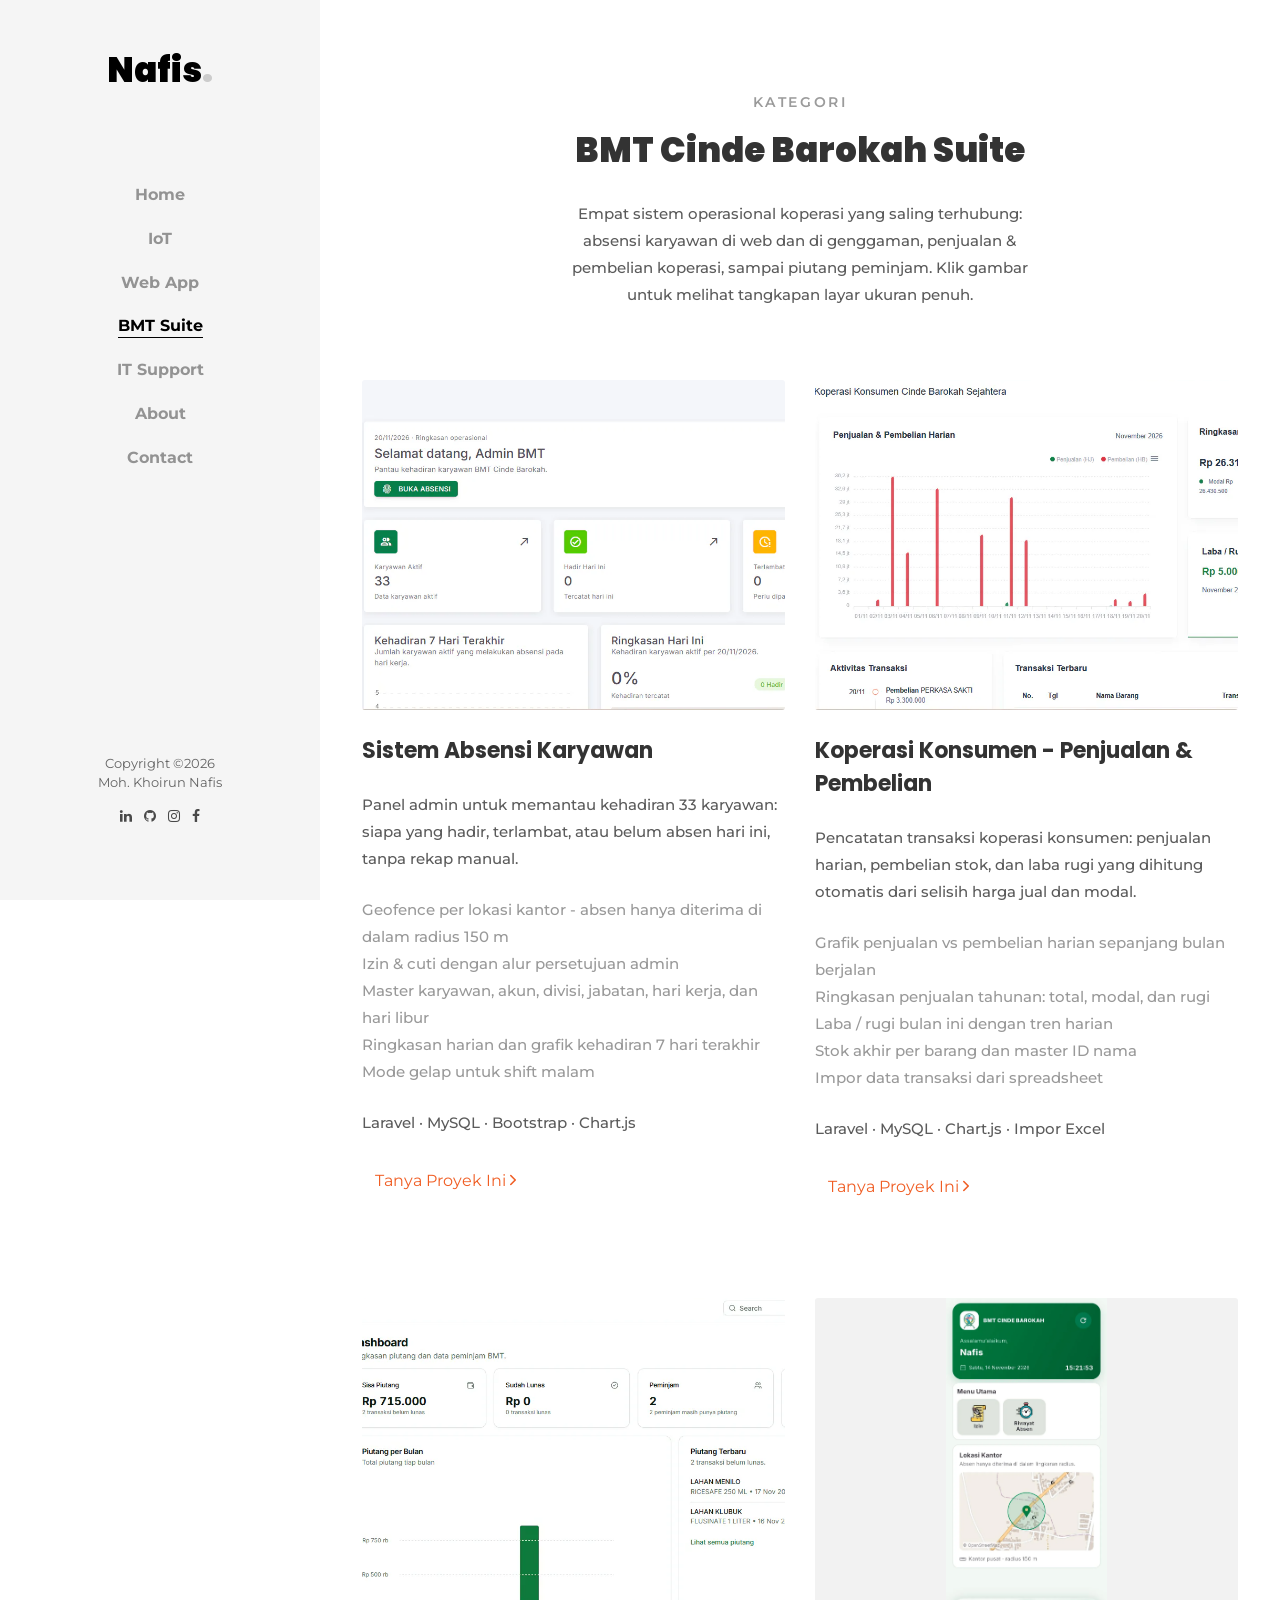
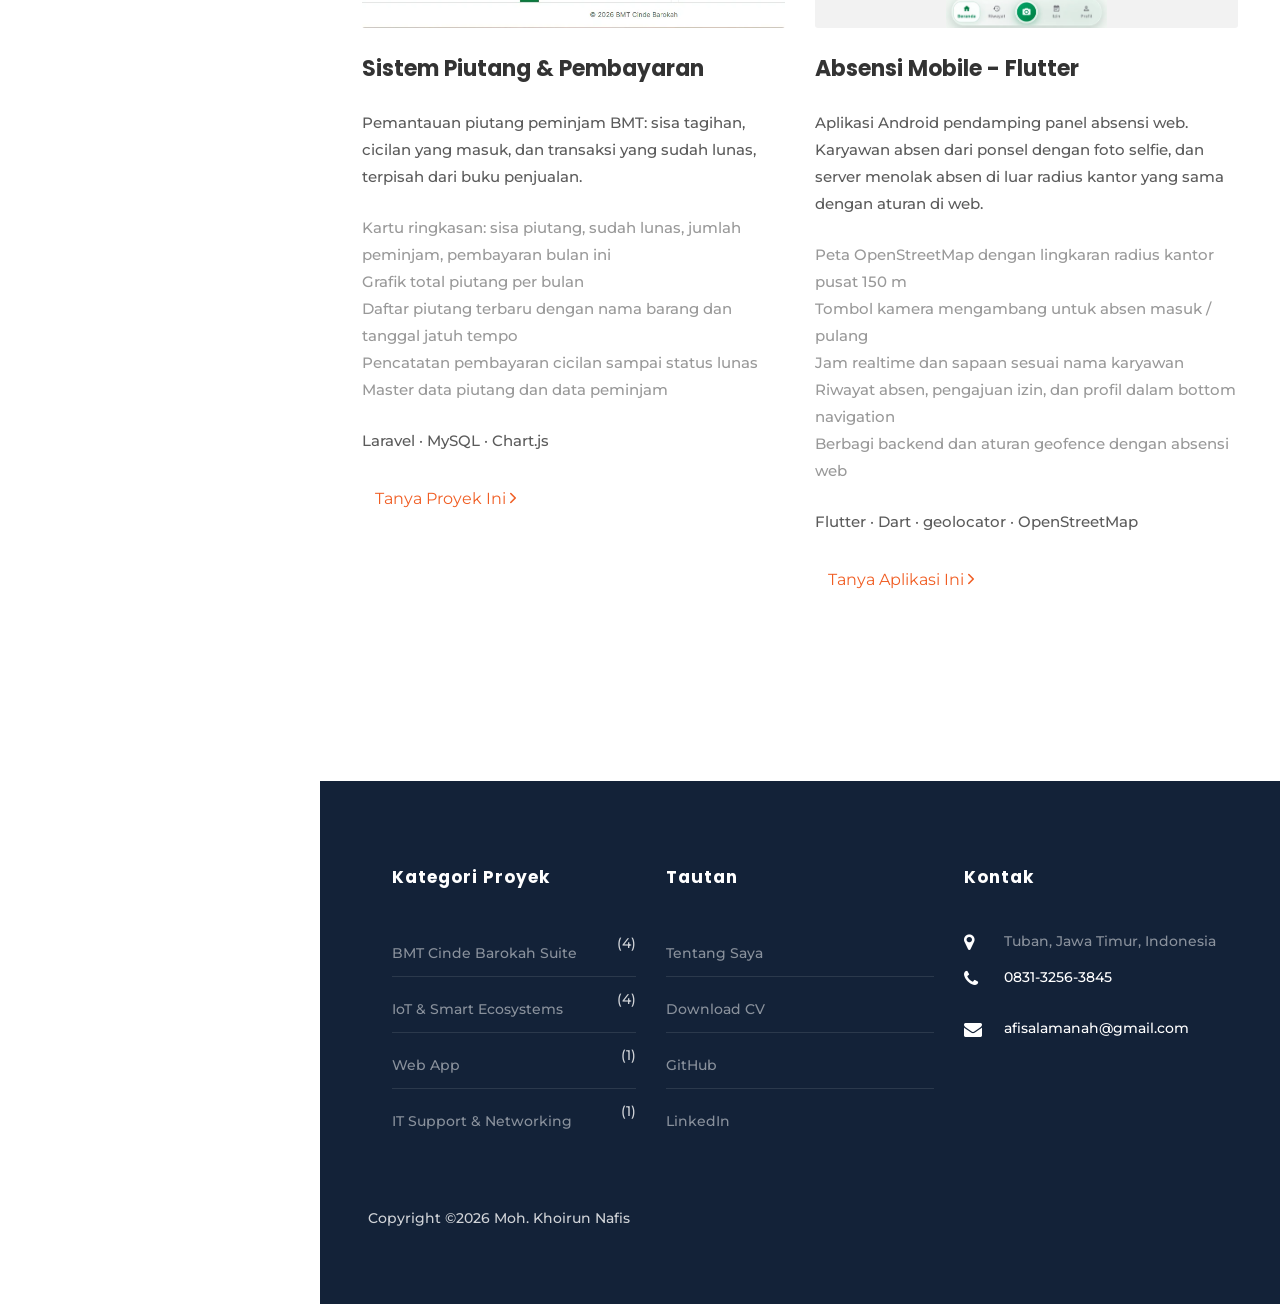
<file: bmt.html>
<!DOCTYPE html>
<html lang="id">
  <head>
    <title>BMT Cinde Barokah Suite | Moh. Khoirun Nafis</title>
    <meta charset="utf-8">
    <meta name="viewport" content="width=device-width, initial-scale=1, shrink-to-fit=no">
    <meta name="description" content="Proyek BMT Cinde Barokah: absensi web, absensi mobile Flutter, penjualan &amp; pembelian koperasi, dan piutang.">

    <meta name="theme-color" content="#f05d23">
    <link rel="icon" type="image/svg+xml" href="images/favicon.svg">
    <link href="https://fonts.googleapis.com/css?family=Poppins:300,400,500,600,700" rel="stylesheet">
    <link href="https://fonts.googleapis.com/css?family=Montserrat:300,400,500,700" rel="stylesheet">

    <link rel="stylesheet" href="css/open-iconic-bootstrap.min.css">
    <link rel="stylesheet" href="css/animate.css">

    <link rel="stylesheet" href="css/owl.carousel.min.css">
    <link rel="stylesheet" href="css/owl.theme.default.min.css">
    <link rel="stylesheet" href="css/magnific-popup.css">

    <link rel="stylesheet" href="css/aos.css">

    <link rel="stylesheet" href="css/ionicons.min.css">

    <link rel="stylesheet" href="css/flaticon.css">
    <link rel="stylesheet" href="css/icomoon.css">
    <link rel="stylesheet" href="css/style.css">
    <link rel="stylesheet" href="css/portfolio.css">
  </head>
  <body>

	<div id="colorlib-page">
		<a href="#" class="js-colorlib-nav-toggle colorlib-nav-toggle"><i></i></a>
		<aside id="colorlib-aside" role="complementary" class="js-fullheight text-center">
			<h1 id="colorlib-logo"><a href="index.html">Nafis<span>.</span></a></h1>
			<nav id="colorlib-main-menu" role="navigation">
				<ul>
					<li><a href="index.html">Home</a></li>
					<li><a href="iot.html">IoT</a></li>
					<li><a href="web-app.html">Web App</a></li>
					<li class="colorlib-active"><a href="bmt.html">BMT Suite</a></li>
					<li><a href="it-support.html">IT Support</a></li>
					<li><a href="about.html">About</a></li>
					<li><a href="contact.html">Contact</a></li>
				</ul>
			</nav>

			<div class="colorlib-footer">
				<p class="aside-copyright"><!-- Link back to Colorlib can't be removed. Template is licensed under CC BY 3.0. -->
			  Copyright &copy;<script>document.write(new Date().getFullYear());</script><br>Moh. Khoirun Nafis
				</p>
				<ul>
					<li><a href="https://www.linkedin.com/in/moh-khoirun-nafis" target="_blank" rel="noopener"><i class="icon-linkedin"></i></a></li>
					<li><a href="https://github.com/Rexshin20" target="_blank" rel="noopener"><i class="icon-github"></i></a></li>
					<li><a href="https://www.instagram.com/mh_navis" target="_blank" rel="noopener"><i class="icon-instagram"></i></a></li>
					<li><a href="https://www.facebook.com/afiz.nafis" target="_blank" rel="noopener"><i class="icon-facebook"></i></a></li>
				</ul>
			</div>
		</aside> <!-- END COLORLIB-ASIDE -->
		<div id="colorlib-main">
			<section class="ftco-section">
				<div class="container">
					<div class="row justify-content-center mb-5 pb-2">
						<div class="col-md-7 heading-section text-center ftco-animate">
							<span class="subheading">Kategori</span>
							<h2 class="mb-4">BMT Cinde Barokah Suite</h2>
							<p>Empat sistem operasional koperasi yang saling terhubung: absensi karyawan di web dan di genggaman, penjualan &amp; pembelian koperasi, sampai piutang peminjam. Klik gambar untuk melihat tangkapan layar ukuran penuh.</p>
						</div>
					</div>
					<div class="row">
						<div class="col-md-6" id="absensi">
							<div class="blog-entry ftco-animate">
								<a href="images/proj-absensi-web.png" class="img img-2 image-popup" style="background-image: url(images/proj-absensi-web.png);"></a>
								<div class="text text-2 pt-2 mt-3">
									<h3 class="mb-4">Sistem Absensi Karyawan</h3>
									<p class="mb-4">Panel admin untuk memantau kehadiran 33 karyawan: siapa yang hadir, terlambat, atau belum absen hari ini, tanpa rekap manual.</p>
									<ul class="list-unstyled mb-4">
										<li>Geofence per lokasi kantor - absen hanya diterima di dalam radius 150 m</li>
										<li>Izin &amp; cuti dengan alur persetujuan admin</li>
										<li>Master karyawan, akun, divisi, jabatan, hari kerja, dan hari libur</li>
										<li>Ringkasan harian dan grafik kehadiran 7 hari terakhir</li>
										<li>Mode gelap untuk shift malam</li>
									</ul>
									<p class="mb-4">Laravel &middot; MySQL &middot; Bootstrap &middot; Chart.js</p>
									<p>
										<a href="contact.html" class="btn py-2">Tanya Proyek Ini <span class="ion-ios-arrow-forward"></span></a>
									</p>
								</div>
							</div>
						</div>
						<div class="col-md-6" id="koperasi">
							<div class="blog-entry ftco-animate">
								<a href="images/proj-koperasi.png" class="img img-2 image-popup" style="background-image: url(images/proj-koperasi.png);"></a>
								<div class="text text-2 pt-2 mt-3">
									<h3 class="mb-4">Koperasi Konsumen - Penjualan &amp; Pembelian</h3>
									<p class="mb-4">Pencatatan transaksi koperasi konsumen: penjualan harian, pembelian stok, dan laba rugi yang dihitung otomatis dari selisih harga jual dan modal.</p>
									<ul class="list-unstyled mb-4">
										<li>Grafik penjualan vs pembelian harian sepanjang bulan berjalan</li>
										<li>Ringkasan penjualan tahunan: total, modal, dan rugi</li>
										<li>Laba / rugi bulan ini dengan tren harian</li>
										<li>Stok akhir per barang dan master ID nama</li>
										<li>Impor data transaksi dari spreadsheet</li>
									</ul>
									<p class="mb-4">Laravel &middot; MySQL &middot; Chart.js &middot; Impor Excel</p>
									<p>
										<a href="contact.html" class="btn py-2">Tanya Proyek Ini <span class="ion-ios-arrow-forward"></span></a>
									</p>
								</div>
							</div>
						</div>
						<div class="col-md-6" id="piutang">
							<div class="blog-entry ftco-animate">
								<a href="images/proj-piutang.png" class="img img-2 image-popup" style="background-image: url(images/proj-piutang.png);"></a>
								<div class="text text-2 pt-2 mt-3">
									<h3 class="mb-4">Sistem Piutang &amp; Pembayaran</h3>
									<p class="mb-4">Pemantauan piutang peminjam BMT: sisa tagihan, cicilan yang masuk, dan transaksi yang sudah lunas, terpisah dari buku penjualan.</p>
									<ul class="list-unstyled mb-4">
										<li>Kartu ringkasan: sisa piutang, sudah lunas, jumlah peminjam, pembayaran bulan ini</li>
										<li>Grafik total piutang per bulan</li>
										<li>Daftar piutang terbaru dengan nama barang dan tanggal jatuh tempo</li>
										<li>Pencatatan pembayaran cicilan sampai status lunas</li>
										<li>Master data piutang dan data peminjam</li>
									</ul>
									<p class="mb-4">Laravel &middot; MySQL &middot; Chart.js</p>
									<p>
										<a href="contact.html" class="btn py-2">Tanya Proyek Ini <span class="ion-ios-arrow-forward"></span></a>
									</p>
								</div>
							</div>
						</div>
						<div class="col-md-6" id="mobile">
							<div class="blog-entry ftco-animate">
								<a href="images/proj-absensi-mobile.png" class="img img-2 image-popup" style="background-image: url(images/proj-absensi-mobile.png); background-size: contain; background-repeat: no-repeat; background-position: center; background-color: #f2f2f2;"></a>
								<div class="text text-2 pt-2 mt-3">
									<h3 class="mb-4">Absensi Mobile - Flutter</h3>
									<p class="mb-4">Aplikasi Android pendamping panel absensi web. Karyawan absen dari ponsel dengan foto selfie, dan server menolak absen di luar radius kantor yang sama dengan aturan di web.</p>
									<ul class="list-unstyled mb-4">
										<li>Peta OpenStreetMap dengan lingkaran radius kantor pusat 150 m</li>
										<li>Tombol kamera mengambang untuk absen masuk / pulang</li>
										<li>Jam realtime dan sapaan sesuai nama karyawan</li>
										<li>Riwayat absen, pengajuan izin, dan profil dalam bottom navigation</li>
										<li>Berbagi backend dan aturan geofence dengan absensi web</li>
									</ul>
									<p class="mb-4">Flutter &middot; Dart &middot; geolocator &middot; OpenStreetMap</p>
									<p>
										<a href="contact.html" class="btn py-2">Tanya Aplikasi Ini <span class="ion-ios-arrow-forward"></span></a>
									</p>
								</div>
							</div>
						</div>
					</div>
				</div>
			</section>

			<footer class="ftco-footer ftco-bg-dark ftco-section">
				<div class="container px-md-5">
					<div class="row mb-5">
						<div class="col-md">
							<div class="ftco-footer-widget mb-4 ml-md-4">
								<h2 class="ftco-heading-2">Kategori Proyek</h2>
								<ul class="list-unstyled categories">
									<li><a href="bmt.html">BMT Cinde Barokah Suite <span>(4)</span></a></li>
									<li><a href="iot.html">IoT &amp; Smart Ecosystems <span>(4)</span></a></li>
									<li><a href="web-app.html">Web App <span>(1)</span></a></li>
									<li><a href="it-support.html">IT Support &amp; Networking <span>(1)</span></a></li>
								</ul>
							</div>
						</div>
						<div class="col-md">
							<div class="ftco-footer-widget mb-4">
								<h2 class="ftco-heading-2">Tautan</h2>
								<ul class="list-unstyled categories">
									<li><a href="about.html">Tentang Saya</a></li>
									<li><a href="cv-nafis.pdf">Download CV</a></li>
									<li><a href="https://github.com/Rexshin20" target="_blank" rel="noopener">GitHub</a></li>
									<li><a href="https://www.linkedin.com/in/moh-khoirun-nafis" target="_blank" rel="noopener">LinkedIn</a></li>
								</ul>
							</div>
						</div>
						<div class="col-md">
							<div class="ftco-footer-widget mb-4">
								<h2 class="ftco-heading-2">Kontak</h2>
								<div class="block-23 mb-3">
									<ul>
										<li><span class="icon icon-map-marker"></span><span class="text">Tuban, Jawa Timur, Indonesia</span></li>
										<li><a href="https://wa.me/6283132563845"><span class="icon icon-phone"></span><span class="text">0831-3256-3845</span></a></li>
										<li><a href="mailto:afisalamanah@gmail.com"><span class="icon icon-envelope"></span><span class="text">afisalamanah@gmail.com</span></a></li>
									</ul>
								</div>
							</div>
						</div>
					</div>
					<div class="row">
						<div class="col-md-12">
							<p><!-- Link back to Colorlib can't be removed. Template is licensed under CC BY 3.0. -->
			  Copyright &copy;<script>document.write(new Date().getFullYear());</script> Moh. Khoirun Nafis
			  <!-- Link back to Colorlib can't be removed. Template is licensed under CC BY 3.0. --></p>
						</div>
					</div>
				</div>
			</footer>
		</div><!-- END COLORLIB-MAIN -->
	</div><!-- END COLORLIB-PAGE -->

  <!-- loader -->
  <div id="ftco-loader" class="show fullscreen"><svg class="circular" width="48px" height="48px"><circle class="path-bg" cx="24" cy="24" r="22" fill="none" stroke-width="4" stroke="#eeeeee"/><circle class="path" cx="24" cy="24" r="22" fill="none" stroke-width="4" stroke-miterlimit="10" stroke="#F96D00"/></svg></div>


  <script src="js/jquery.min.js"></script>
  <script src="js/jquery-migrate-3.0.1.min.js"></script>
  <script src="js/popper.min.js"></script>
  <script src="js/bootstrap.min.js"></script>
  <script src="js/jquery.easing.1.3.js"></script>
  <script src="js/jquery.waypoints.min.js"></script>
  <script src="js/jquery.stellar.min.js"></script>
  <script src="js/owl.carousel.min.js"></script>
  <script src="js/jquery.magnific-popup.min.js"></script>
  <script src="js/aos.js"></script>
  <script src="js/jquery.animateNumber.min.js"></script>
  <script src="js/scrollax.min.js"></script>
  <script src="js/main.js"></script>

  </body>
</html>
</file>
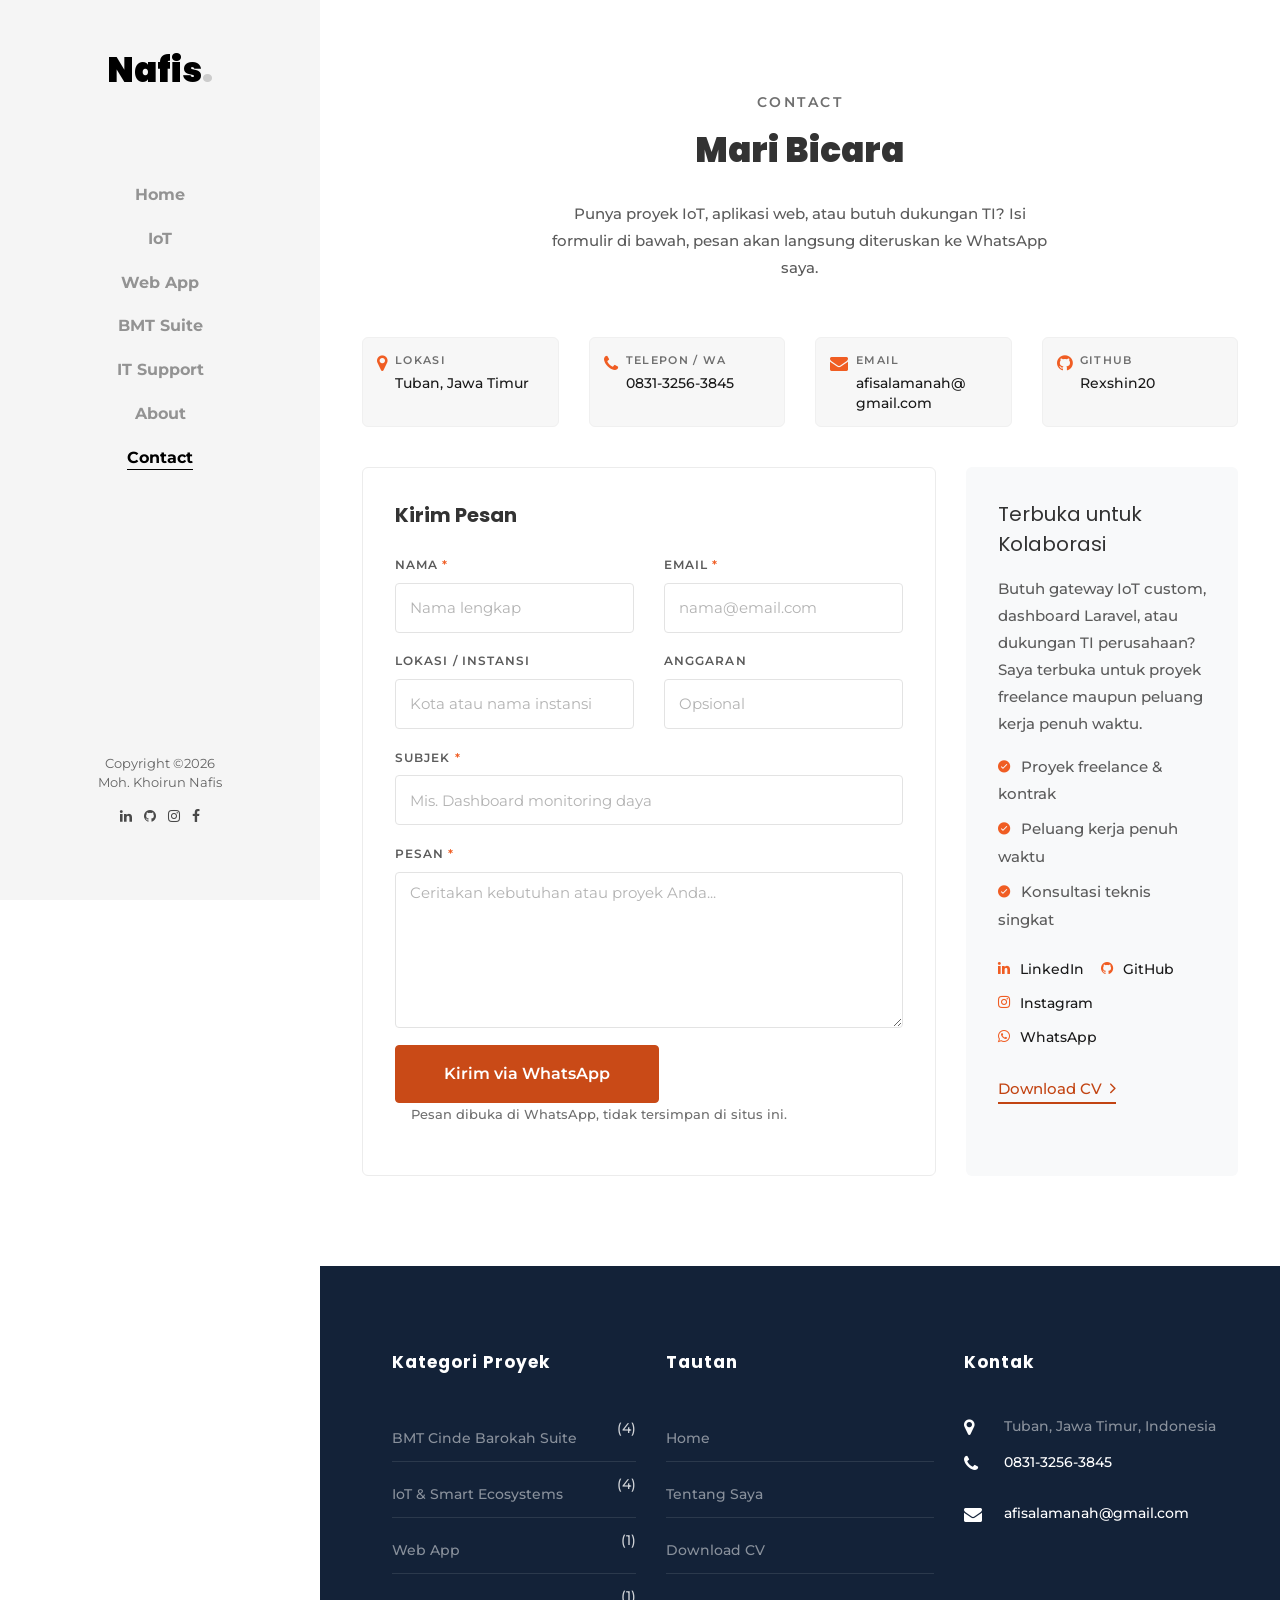
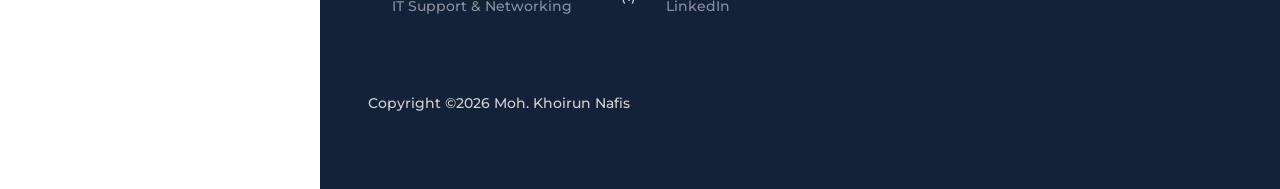
<file: contact.html>
<!DOCTYPE html>
<html lang="id">
  <head>
    <title>Kontak | Moh. Khoirun Nafis</title>
    <meta charset="utf-8">
    <meta name="viewport" content="width=device-width, initial-scale=1, shrink-to-fit=no">
    <meta name="description" content="Kontak Moh. Khoirun Nafis untuk proyek IoT, web app, dan IT Support. Tuban, Jawa Timur.">

    <meta name="theme-color" content="#f05d23">
    <link rel="icon" type="image/svg+xml" href="images/favicon.svg">
    <link href="https://fonts.googleapis.com/css?family=Poppins:300,400,500,600,700" rel="stylesheet">
    <link href="https://fonts.googleapis.com/css?family=Montserrat:300,400,500,700" rel="stylesheet">

    <link rel="stylesheet" href="css/open-iconic-bootstrap.min.css">
    <link rel="stylesheet" href="css/animate.css">

    <link rel="stylesheet" href="css/owl.carousel.min.css">
    <link rel="stylesheet" href="css/owl.theme.default.min.css">
    <link rel="stylesheet" href="css/magnific-popup.css">

    <link rel="stylesheet" href="css/aos.css">

    <link rel="stylesheet" href="css/ionicons.min.css">

    <link rel="stylesheet" href="css/flaticon.css">
    <link rel="stylesheet" href="css/icomoon.css">
    <link rel="stylesheet" href="css/style.css">
    <link rel="stylesheet" href="css/portfolio.css">
  </head>
  <body>

	<div id="colorlib-page">
		<a href="#" class="js-colorlib-nav-toggle colorlib-nav-toggle" aria-label="Buka menu navigasi"><i></i></a>
		<aside id="colorlib-aside" role="complementary" class="js-fullheight text-center">
			<h1 id="colorlib-logo"><a href="index.html">Nafis<span>.</span></a></h1>
			<nav id="colorlib-main-menu" role="navigation">
				<ul>
					<li><a href="index.html">Home</a></li>
					<li><a href="iot.html">IoT</a></li>
					<li><a href="web-app.html">Web App</a></li>
					<li><a href="bmt.html">BMT Suite</a></li>
					<li><a href="it-support.html">IT Support</a></li>
					<li><a href="about.html">About</a></li>
					<li class="colorlib-active"><a href="contact.html">Contact</a></li>
				</ul>
			</nav>

			<div class="colorlib-footer">
				<p class="aside-copyright"><!-- Link back to Colorlib can't be removed. Template is licensed under CC BY 3.0. -->
			  Copyright &copy;<script>document.write(new Date().getFullYear());</script><br>Moh. Khoirun Nafis
				</p>
				<ul>
					<li><a href="https://www.linkedin.com/in/moh-khoirun-nafis" target="_blank" rel="noopener" aria-label="LinkedIn"><i class="icon-linkedin" aria-hidden="true"></i></a></li>
					<li><a href="https://github.com/Rexshin20" target="_blank" rel="noopener" aria-label="GitHub"><i class="icon-github" aria-hidden="true"></i></a></li>
					<li><a href="https://www.instagram.com/mh_navis" target="_blank" rel="noopener" aria-label="Instagram"><i class="icon-instagram" aria-hidden="true"></i></a></li>
					<li><a href="https://www.facebook.com/afiz.nafis" target="_blank" rel="noopener" aria-label="Facebook"><i class="icon-facebook" aria-hidden="true"></i></a></li>
				</ul>
			</div>
		</aside> <!-- END COLORLIB-ASIDE -->
		<div id="colorlib-main" role="main">
			<section class="ftco-section contact-section">
				<div class="container">
					<div class="row justify-content-center mb-5 pb-2">
						<div class="col-12 col-md-7 heading-section text-center">
							<span class="subheading">Contact</span>
							<h2 class="mb-4">Mari Bicara</h2>
							<p>Punya proyek IoT, aplikasi web, atau butuh dukungan TI? Isi formulir di bawah, pesan akan langsung diteruskan ke WhatsApp saya.</p>
						</div>
					</div>

					<div class="row contact-info mb-4">
						<div class="col-12 col-md-6 col-xl-3 mb-3">
							<div class="contact-card">
								<span class="icon icon-map-marker"></span>
								<div>
									<span class="contact-label">Lokasi</span>
									<p>Tuban, Jawa Timur</p>
								</div>
							</div>
						</div>
						<div class="col-12 col-md-6 col-xl-3 mb-3">
							<div class="contact-card">
								<span class="icon icon-phone"></span>
								<div>
									<span class="contact-label">Telepon / WA</span>
									<p><a href="https://wa.me/6283132563845">0831-3256-3845</a></p>
								</div>
							</div>
						</div>
						<div class="col-12 col-md-6 col-xl-3 mb-3">
							<div class="contact-card">
								<span class="icon icon-envelope"></span>
								<div>
									<span class="contact-label">Email</span>
									<p><a href="mailto:afisalamanah@gmail.com">afisalamanah@<wbr>gmail.com</a></p>
								</div>
							</div>
						</div>
						<div class="col-12 col-md-6 col-xl-3 mb-3">
							<div class="contact-card">
								<span class="icon icon-github"></span>
								<div>
									<span class="contact-label">GitHub</span>
									<p><a href="https://github.com/Rexshin20" target="_blank" rel="noopener">Rexshin20</a></p>
								</div>
							</div>
						</div>
					</div>

					<div class="row align-items-stretch">
						<div class="col-xl-8 mb-4 mb-xl-0">
							<div class="contact-form-wrap h-100">
								<h3 class="h5 font-weight-bold mb-4">Kirim Pesan</h3>
								<form id="contact-form">
									<div class="row">
										<div class="form-group col-12 col-md-6">
											<label for="nama">Nama <span>*</span></label>
											<input type="text" id="nama" name="nama" class="form-control" placeholder="Nama lengkap" autocomplete="name" required>
										</div>
										<div class="form-group col-12 col-md-6">
											<label for="email">Email <span>*</span></label>
											<input type="email" id="email" name="email" class="form-control" placeholder="nama@email.com" autocomplete="email" required>
										</div>
										<div class="form-group col-12 col-md-6">
											<label for="lokasi">Lokasi / Instansi</label>
											<input type="text" id="lokasi" name="lokasi" class="form-control" placeholder="Kota atau nama instansi" autocomplete="organization">
										</div>
										<div class="form-group col-12 col-md-6">
											<label for="budget">Anggaran</label>
											<input type="text" id="budget" name="budget" class="form-control" placeholder="Opsional">
										</div>
										<div class="form-group col-12">
											<label for="subjek">Subjek <span>*</span></label>
											<input type="text" id="subjek" name="subjek" class="form-control" placeholder="Mis. Dashboard monitoring daya" required>
										</div>
										<div class="form-group col-12">
											<label for="pesan">Pesan <span>*</span></label>
											<textarea id="pesan" name="pesan" rows="6" class="form-control" placeholder="Ceritakan kebutuhan atau proyek Anda..." required></textarea>
										</div>
									</div>
									<div class="d-flex flex-wrap align-items-center">
										<button type="submit" class="btn btn-primary py-3 px-5">Kirim via WhatsApp</button>
										<span class="contact-note ml-md-3 mt-2 mt-md-0">Pesan dibuka di WhatsApp, tidak tersimpan di situs ini.</span>
									</div>
									<p id="form-status" class="contact-status mt-3 mb-0" role="status" aria-live="polite"></p>
								</form>
							</div>
						</div>
						<div class="col-xl-4">
							<div class="contact-side bg-light h-100">
								<h3 class="h5 mb-3">Terbuka untuk Kolaborasi</h3>
								<p>Butuh gateway IoT custom, dashboard Laravel, atau dukungan TI perusahaan? Saya terbuka untuk proyek freelance maupun peluang kerja penuh waktu.</p>
								<ul class="list-unstyled contact-side-list mb-4">
									<li><span class="ion-ios-checkmark-circle"></span> Proyek freelance &amp; kontrak</li>
									<li><span class="ion-ios-checkmark-circle"></span> Peluang kerja penuh waktu</li>
									<li><span class="ion-ios-checkmark-circle"></span> Konsultasi teknis singkat</li>
								</ul>
								<div class="contact-side-links">
									<a href="https://www.linkedin.com/in/moh-khoirun-nafis" target="_blank" rel="noopener"><span class="icon icon-linkedin"></span> LinkedIn</a>
									<a href="https://github.com/Rexshin20" target="_blank" rel="noopener"><span class="icon icon-github"></span> GitHub</a>
									<a href="https://www.instagram.com/mh_navis" target="_blank" rel="noopener"><span class="icon icon-instagram"></span> Instagram</a>
									<a href="https://wa.me/6283132563845" target="_blank" rel="noopener"><span class="icon icon-whatsapp"></span> WhatsApp</a>
								</div>
								<a href="cv-nafis.pdf" class="btn-custom d-inline-block mt-4">Download CV <span class="ion-ios-arrow-forward"></span></a>
							</div>
						</div>
					</div>
				</div>
			</section>

			<footer class="ftco-footer ftco-bg-dark ftco-section">
				<div class="container px-md-5">
					<div class="row mb-5">
						<div class="col-md">
							<div class="ftco-footer-widget mb-4 ml-md-4">
								<h2 class="ftco-heading-2">Kategori Proyek</h2>
								<ul class="list-unstyled categories">
									<li><a href="bmt.html">BMT Cinde Barokah Suite <span>(4)</span></a></li>
									<li><a href="iot.html">IoT &amp; Smart Ecosystems <span>(4)</span></a></li>
									<li><a href="web-app.html">Web App <span>(1)</span></a></li>
									<li><a href="it-support.html">IT Support &amp; Networking <span>(1)</span></a></li>
								</ul>
							</div>
						</div>
						<div class="col-md">
							<div class="ftco-footer-widget mb-4">
								<h2 class="ftco-heading-2">Tautan</h2>
								<ul class="list-unstyled categories">
									<li><a href="index.html">Home</a></li>
									<li><a href="about.html">Tentang Saya</a></li>
									<li><a href="cv-nafis.pdf">Download CV</a></li>
									<li><a href="https://www.linkedin.com/in/moh-khoirun-nafis" target="_blank" rel="noopener">LinkedIn</a></li>
								</ul>
							</div>
						</div>
						<div class="col-md">
							<div class="ftco-footer-widget mb-4">
								<h2 class="ftco-heading-2">Kontak</h2>
								<div class="block-23 mb-3">
									<ul>
										<li><span class="icon icon-map-marker"></span><span class="text">Tuban, Jawa Timur, Indonesia</span></li>
										<li><a href="https://wa.me/6283132563845"><span class="icon icon-phone"></span><span class="text">0831-3256-3845</span></a></li>
										<li><a href="mailto:afisalamanah@gmail.com"><span class="icon icon-envelope"></span><span class="text">afisalamanah@gmail.com</span></a></li>
									</ul>
								</div>
							</div>
						</div>
					</div>
					<div class="row">
						<div class="col-md-12">
							<p><!-- Link back to Colorlib can't be removed. Template is licensed under CC BY 3.0. -->
			  Copyright &copy;<script>document.write(new Date().getFullYear());</script> Moh. Khoirun Nafis
			  <!-- Link back to Colorlib can't be removed. Template is licensed under CC BY 3.0. --></p>
						</div>
					</div>
				</div>
			</footer>
		</div><!-- END COLORLIB-MAIN -->
	</div><!-- END COLORLIB-PAGE -->

  <!-- loader -->
  <div id="ftco-loader" class="show fullscreen"><svg class="circular" width="48px" height="48px"><circle class="path-bg" cx="24" cy="24" r="22" fill="none" stroke-width="4" stroke="#eeeeee"/><circle class="path" cx="24" cy="24" r="22" fill="none" stroke-width="4" stroke-miterlimit="10" stroke="#F96D00"/></svg></div>


  <script src="js/jquery.min.js"></script>
  <script src="js/jquery-migrate-3.0.1.min.js"></script>
  <script src="js/popper.min.js"></script>
  <script src="js/bootstrap.min.js"></script>
  <script src="js/jquery.easing.1.3.js"></script>
  <script src="js/jquery.waypoints.min.js"></script>
  <script src="js/jquery.stellar.min.js"></script>
  <script src="js/owl.carousel.min.js"></script>
  <script src="js/jquery.magnific-popup.min.js"></script>
  <script src="js/aos.js"></script>
  <script src="js/jquery.animateNumber.min.js"></script>
  <script src="js/scrollax.min.js"></script>
  <script src="js/main.js"></script>

  <script>
    (function () {
      var form = document.getElementById('contact-form');
      var status = document.getElementById('form-status');
      var nomor = '6283132563845';

      form.addEventListener('submit', function (e) {
        e.preventDefault();
        var val = function (id) { return document.getElementById(id).value.trim(); };

        var baris = [
          'Halo Mas Nafis,',
          '',
          'Nama: ' + val('nama'),
          'Email: ' + val('email')
        ];
        if (val('lokasi')) { baris.push('Lokasi/Instansi: ' + val('lokasi')); }
        if (val('budget')) { baris.push('Anggaran: ' + val('budget')); }
        baris.push('Subjek: ' + val('subjek'), '', val('pesan'));

        var tab = window.open('https://wa.me/' + nomor + '?text=' + encodeURIComponent(baris.join('\n')), '_blank');
        status.className = 'contact-status mt-3 mb-0';
        if (tab) {
          status.textContent = 'WhatsApp dibuka di tab baru. Tinggal tekan kirim, ya.';
          status.classList.add('is-success');
        } else {
          status.textContent = 'Pop-up diblokir. Izinkan pop-up lalu kirim ulang, atau hubungi saya langsung di WhatsApp.';
          status.classList.add('is-error');
        }
      });
    })();
  </script>

  </body>
</html>
</file>
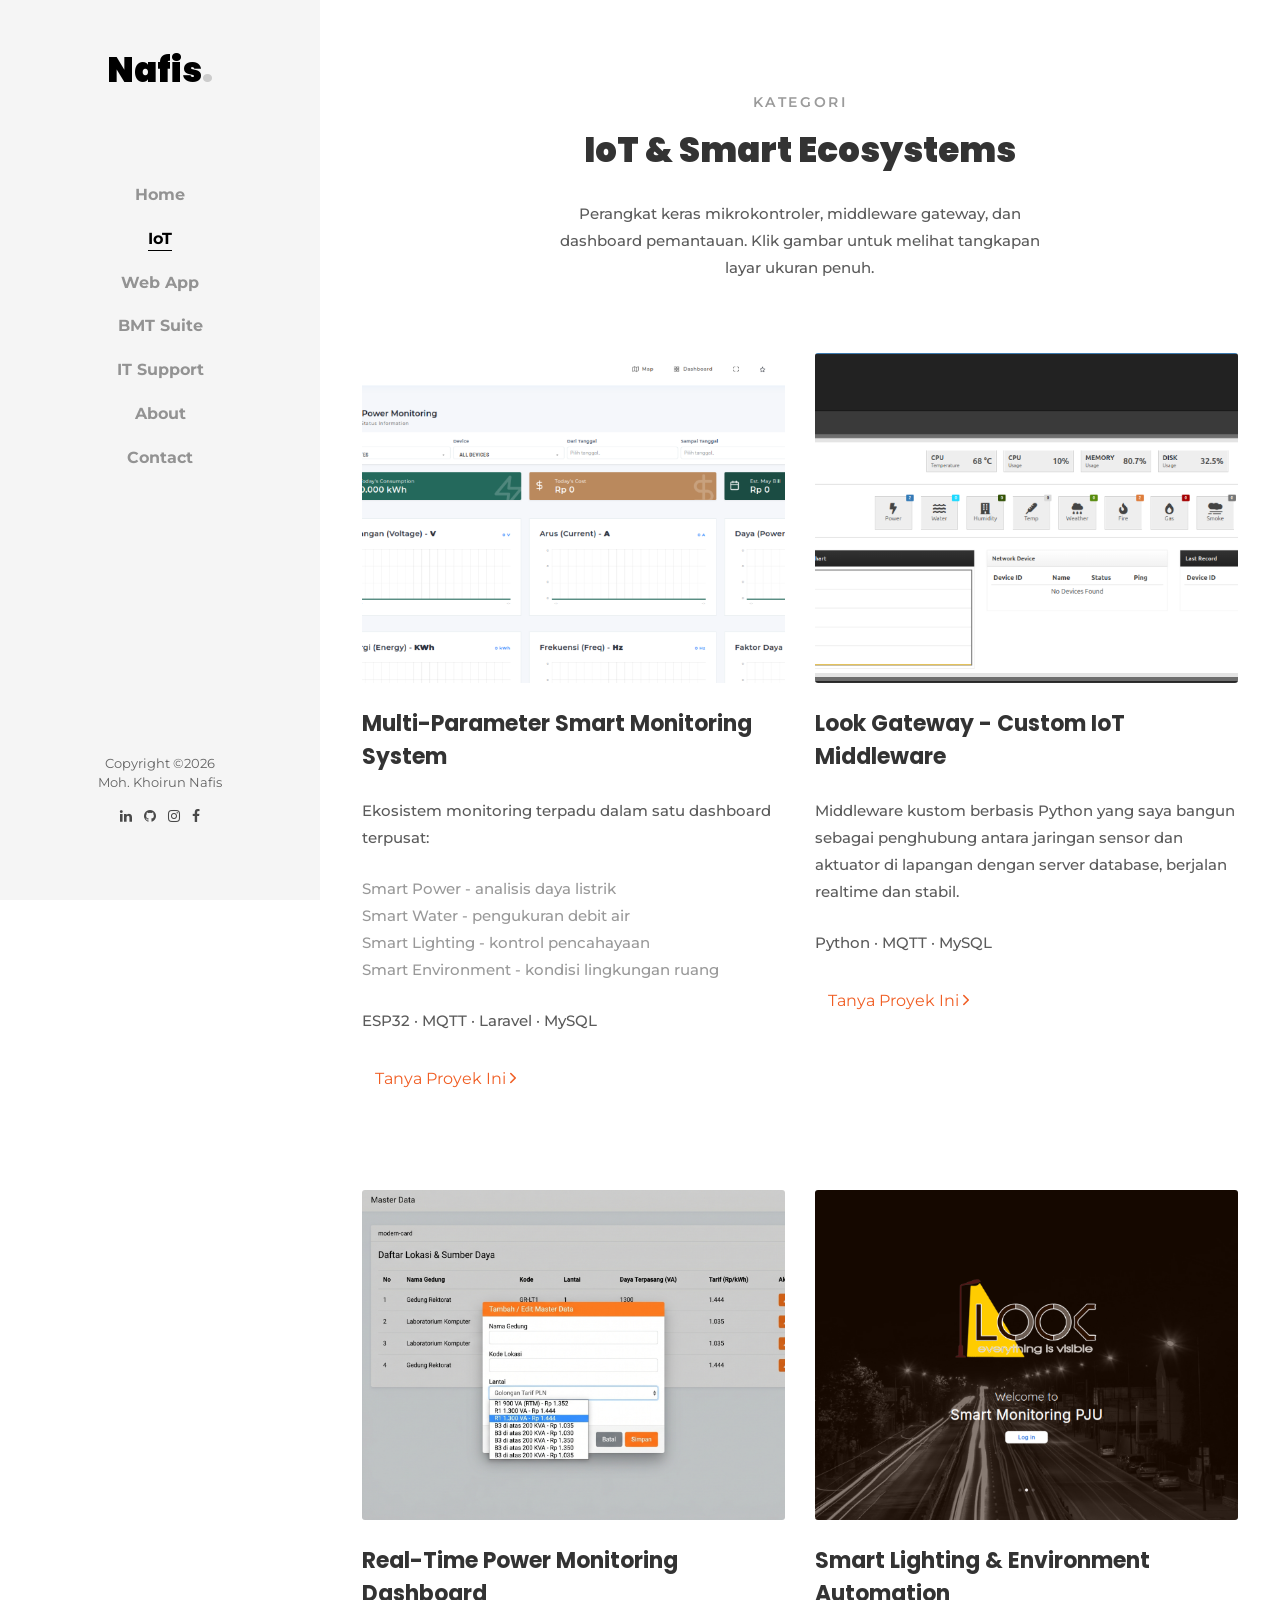
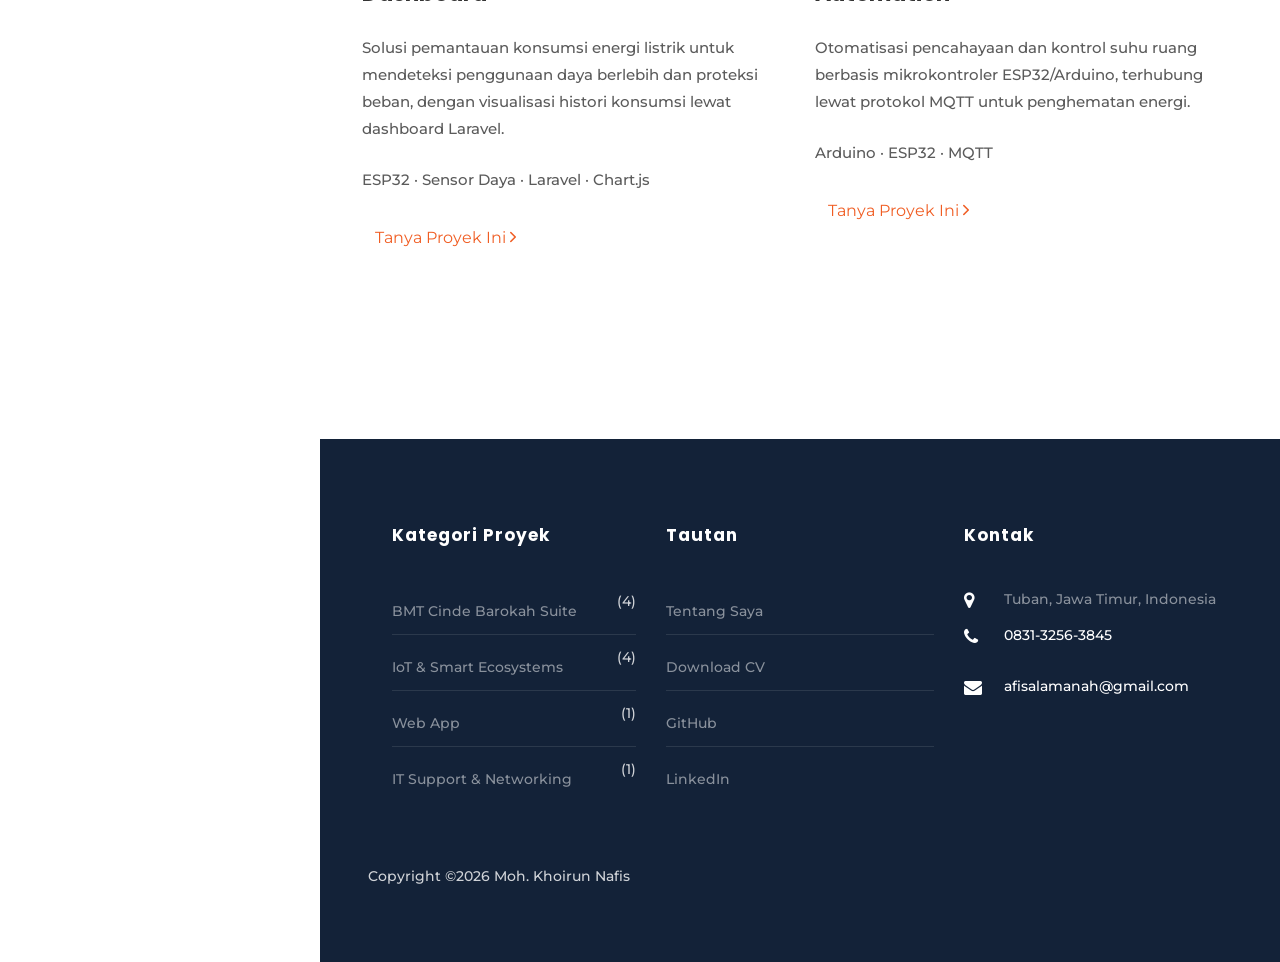
<file: iot.html>
<!DOCTYPE html>
<html lang="id">
  <head>
    <title>Proyek IoT &amp; Smart Ecosystems | Moh. Khoirun Nafis</title>
    <meta charset="utf-8">
    <meta name="viewport" content="width=device-width, initial-scale=1, shrink-to-fit=no">
    <meta name="description" content="Proyek IoT Moh. Khoirun Nafis: Smart Monitoring, Look Gateway, Power Monitoring Dashboard, Smart Lighting.">

    <meta name="theme-color" content="#f05d23">
    <link rel="icon" type="image/svg+xml" href="images/favicon.svg">
    <link href="https://fonts.googleapis.com/css?family=Poppins:300,400,500,600,700" rel="stylesheet">
    <link href="https://fonts.googleapis.com/css?family=Montserrat:300,400,500,700" rel="stylesheet">

    <link rel="stylesheet" href="css/open-iconic-bootstrap.min.css">
    <link rel="stylesheet" href="css/animate.css">

    <link rel="stylesheet" href="css/owl.carousel.min.css">
    <link rel="stylesheet" href="css/owl.theme.default.min.css">
    <link rel="stylesheet" href="css/magnific-popup.css">

    <link rel="stylesheet" href="css/aos.css">

    <link rel="stylesheet" href="css/ionicons.min.css">

    <link rel="stylesheet" href="css/flaticon.css">
    <link rel="stylesheet" href="css/icomoon.css">
    <link rel="stylesheet" href="css/style.css">
    <link rel="stylesheet" href="css/portfolio.css">
  </head>
  <body>

	<div id="colorlib-page">
		<a href="#" class="js-colorlib-nav-toggle colorlib-nav-toggle"><i></i></a>
		<aside id="colorlib-aside" role="complementary" class="js-fullheight text-center">
			<h1 id="colorlib-logo"><a href="index.html">Nafis<span>.</span></a></h1>
			<nav id="colorlib-main-menu" role="navigation">
				<ul>
					<li><a href="index.html">Home</a></li>
					<li class="colorlib-active"><a href="iot.html">IoT</a></li>
					<li><a href="web-app.html">Web App</a></li>
					<li><a href="bmt.html">BMT Suite</a></li>
					<li><a href="it-support.html">IT Support</a></li>
					<li><a href="about.html">About</a></li>
					<li><a href="contact.html">Contact</a></li>
				</ul>
			</nav>

			<div class="colorlib-footer">
				<p class="aside-copyright"><!-- Link back to Colorlib can't be removed. Template is licensed under CC BY 3.0. -->
			  Copyright &copy;<script>document.write(new Date().getFullYear());</script><br>Moh. Khoirun Nafis
				</p>
				<ul>
					<li><a href="https://www.linkedin.com/in/moh-khoirun-nafis" target="_blank" rel="noopener"><i class="icon-linkedin"></i></a></li>
					<li><a href="https://github.com/Rexshin20" target="_blank" rel="noopener"><i class="icon-github"></i></a></li>
					<li><a href="https://www.instagram.com/mh_navis" target="_blank" rel="noopener"><i class="icon-instagram"></i></a></li>
					<li><a href="https://www.facebook.com/afiz.nafis" target="_blank" rel="noopener"><i class="icon-facebook"></i></a></li>
				</ul>
			</div>
		</aside> <!-- END COLORLIB-ASIDE -->
		<div id="colorlib-main">
			<section class="ftco-section">
				<div class="container">
					<div class="row justify-content-center mb-5 pb-2">
						<div class="col-md-7 heading-section text-center ftco-animate">
							<span class="subheading">Kategori</span>
							<h2 class="mb-4">IoT &amp; Smart Ecosystems</h2>
							<p>Perangkat keras mikrokontroler, middleware gateway, dan dashboard pemantauan. Klik gambar untuk melihat tangkapan layar ukuran penuh.</p>
						</div>
					</div>
					<div class="row">
						<div class="col-md-6">
							<div class="blog-entry ftco-animate">
								<a href="images/proj-smart-monitoring.png" class="img img-2 image-popup" style="background-image: url(images/proj-smart-monitoring.png);"></a>
								<div class="text text-2 pt-2 mt-3">
									<h3 class="mb-4">Multi-Parameter Smart Monitoring System</h3>
									<p class="mb-4">Ekosistem monitoring terpadu dalam satu dashboard terpusat:</p>
									<ul class="list-unstyled mb-4">
										<li>Smart Power - analisis daya listrik</li>
										<li>Smart Water - pengukuran debit air</li>
										<li>Smart Lighting - kontrol pencahayaan</li>
										<li>Smart Environment - kondisi lingkungan ruang</li>
									</ul>
									<p class="mb-4">ESP32 &middot; MQTT &middot; Laravel &middot; MySQL</p>
									<p><a href="contact.html" class="btn py-2">Tanya Proyek Ini <span class="ion-ios-arrow-forward"></span></a></p>
								</div>
							</div>
						</div>
						<div class="col-md-6">
							<div class="blog-entry ftco-animate">
								<a href="images/proj-look-gateway.png" class="img img-2 image-popup" style="background-image: url(images/proj-look-gateway.png);"></a>
								<div class="text text-2 pt-2 mt-3">
									<h3 class="mb-4">Look Gateway - Custom IoT Middleware</h3>
									<p class="mb-4">Middleware kustom berbasis Python yang saya bangun sebagai penghubung antara jaringan sensor dan aktuator di lapangan dengan server database, berjalan realtime dan stabil.</p>
									<p class="mb-4">Python &middot; MQTT &middot; MySQL</p>
									<p><a href="contact.html" class="btn py-2">Tanya Proyek Ini <span class="ion-ios-arrow-forward"></span></a></p>
								</div>
							</div>
						</div>
						<div class="col-md-6">
							<div class="blog-entry ftco-animate">
								<a href="images/proj-power-monitoring.png" class="img img-2 image-popup" style="background-image: url(images/proj-power-monitoring.png);"></a>
								<div class="text text-2 pt-2 mt-3">
									<h3 class="mb-4">Real-Time Power Monitoring Dashboard</h3>
									<p class="mb-4">Solusi pemantauan konsumsi energi listrik untuk mendeteksi penggunaan daya berlebih dan proteksi beban, dengan visualisasi histori konsumsi lewat dashboard Laravel.</p>
									<p class="mb-4">ESP32 &middot; Sensor Daya &middot; Laravel &middot; Chart.js</p>
									<p><a href="contact.html" class="btn py-2">Tanya Proyek Ini <span class="ion-ios-arrow-forward"></span></a></p>
								</div>
							</div>
						</div>
						<div class="col-md-6">
							<div class="blog-entry ftco-animate">
								<a href="images/proj-smart-lighting.png" class="img img-2 image-popup" style="background-image: url(images/proj-smart-lighting.png);"></a>
								<div class="text text-2 pt-2 mt-3">
									<h3 class="mb-4">Smart Lighting &amp; Environment Automation</h3>
									<p class="mb-4">Otomatisasi pencahayaan dan kontrol suhu ruang berbasis mikrokontroler ESP32/Arduino, terhubung lewat protokol MQTT untuk penghematan energi.</p>
									<p class="mb-4">Arduino &middot; ESP32 &middot; MQTT</p>
									<p><a href="contact.html" class="btn py-2">Tanya Proyek Ini <span class="ion-ios-arrow-forward"></span></a></p>
								</div>
							</div>
						</div>
					</div>
				</div>
			</section>

			<footer class="ftco-footer ftco-bg-dark ftco-section">
				<div class="container px-md-5">
					<div class="row mb-5">
						<div class="col-md">
							<div class="ftco-footer-widget mb-4 ml-md-4">
								<h2 class="ftco-heading-2">Kategori Proyek</h2>
								<ul class="list-unstyled categories">
									<li><a href="bmt.html">BMT Cinde Barokah Suite <span>(4)</span></a></li>
									<li><a href="iot.html">IoT &amp; Smart Ecosystems <span>(4)</span></a></li>
									<li><a href="web-app.html">Web App <span>(1)</span></a></li>
									<li><a href="it-support.html">IT Support &amp; Networking <span>(1)</span></a></li>
								</ul>
							</div>
						</div>
						<div class="col-md">
							<div class="ftco-footer-widget mb-4">
								<h2 class="ftco-heading-2">Tautan</h2>
								<ul class="list-unstyled categories">
									<li><a href="about.html">Tentang Saya</a></li>
									<li><a href="cv-nafis.pdf">Download CV</a></li>
									<li><a href="https://github.com/Rexshin20" target="_blank" rel="noopener">GitHub</a></li>
									<li><a href="https://www.linkedin.com/in/moh-khoirun-nafis" target="_blank" rel="noopener">LinkedIn</a></li>
								</ul>
							</div>
						</div>
						<div class="col-md">
							<div class="ftco-footer-widget mb-4">
								<h2 class="ftco-heading-2">Kontak</h2>
								<div class="block-23 mb-3">
									<ul>
										<li><span class="icon icon-map-marker"></span><span class="text">Tuban, Jawa Timur, Indonesia</span></li>
										<li><a href="https://wa.me/6283132563845"><span class="icon icon-phone"></span><span class="text">0831-3256-3845</span></a></li>
										<li><a href="mailto:afisalamanah@gmail.com"><span class="icon icon-envelope"></span><span class="text">afisalamanah@gmail.com</span></a></li>
									</ul>
								</div>
							</div>
						</div>
					</div>
					<div class="row">
						<div class="col-md-12">
							<p><!-- Link back to Colorlib can't be removed. Template is licensed under CC BY 3.0. -->
			  Copyright &copy;<script>document.write(new Date().getFullYear());</script> Moh. Khoirun Nafis
			  <!-- Link back to Colorlib can't be removed. Template is licensed under CC BY 3.0. --></p>
						</div>
					</div>
				</div>
			</footer>
		</div><!-- END COLORLIB-MAIN -->
	</div><!-- END COLORLIB-PAGE -->

  <!-- loader -->
  <div id="ftco-loader" class="show fullscreen"><svg class="circular" width="48px" height="48px"><circle class="path-bg" cx="24" cy="24" r="22" fill="none" stroke-width="4" stroke="#eeeeee"/><circle class="path" cx="24" cy="24" r="22" fill="none" stroke-width="4" stroke-miterlimit="10" stroke="#F96D00"/></svg></div>


  <script src="js/jquery.min.js"></script>
  <script src="js/jquery-migrate-3.0.1.min.js"></script>
  <script src="js/popper.min.js"></script>
  <script src="js/bootstrap.min.js"></script>
  <script src="js/jquery.easing.1.3.js"></script>
  <script src="js/jquery.waypoints.min.js"></script>
  <script src="js/jquery.stellar.min.js"></script>
  <script src="js/owl.carousel.min.js"></script>
  <script src="js/jquery.magnific-popup.min.js"></script>
  <script src="js/aos.js"></script>
  <script src="js/jquery.animateNumber.min.js"></script>
  <script src="js/scrollax.min.js"></script>
  <script src="js/main.js"></script>

  </body>
</html>
</file>
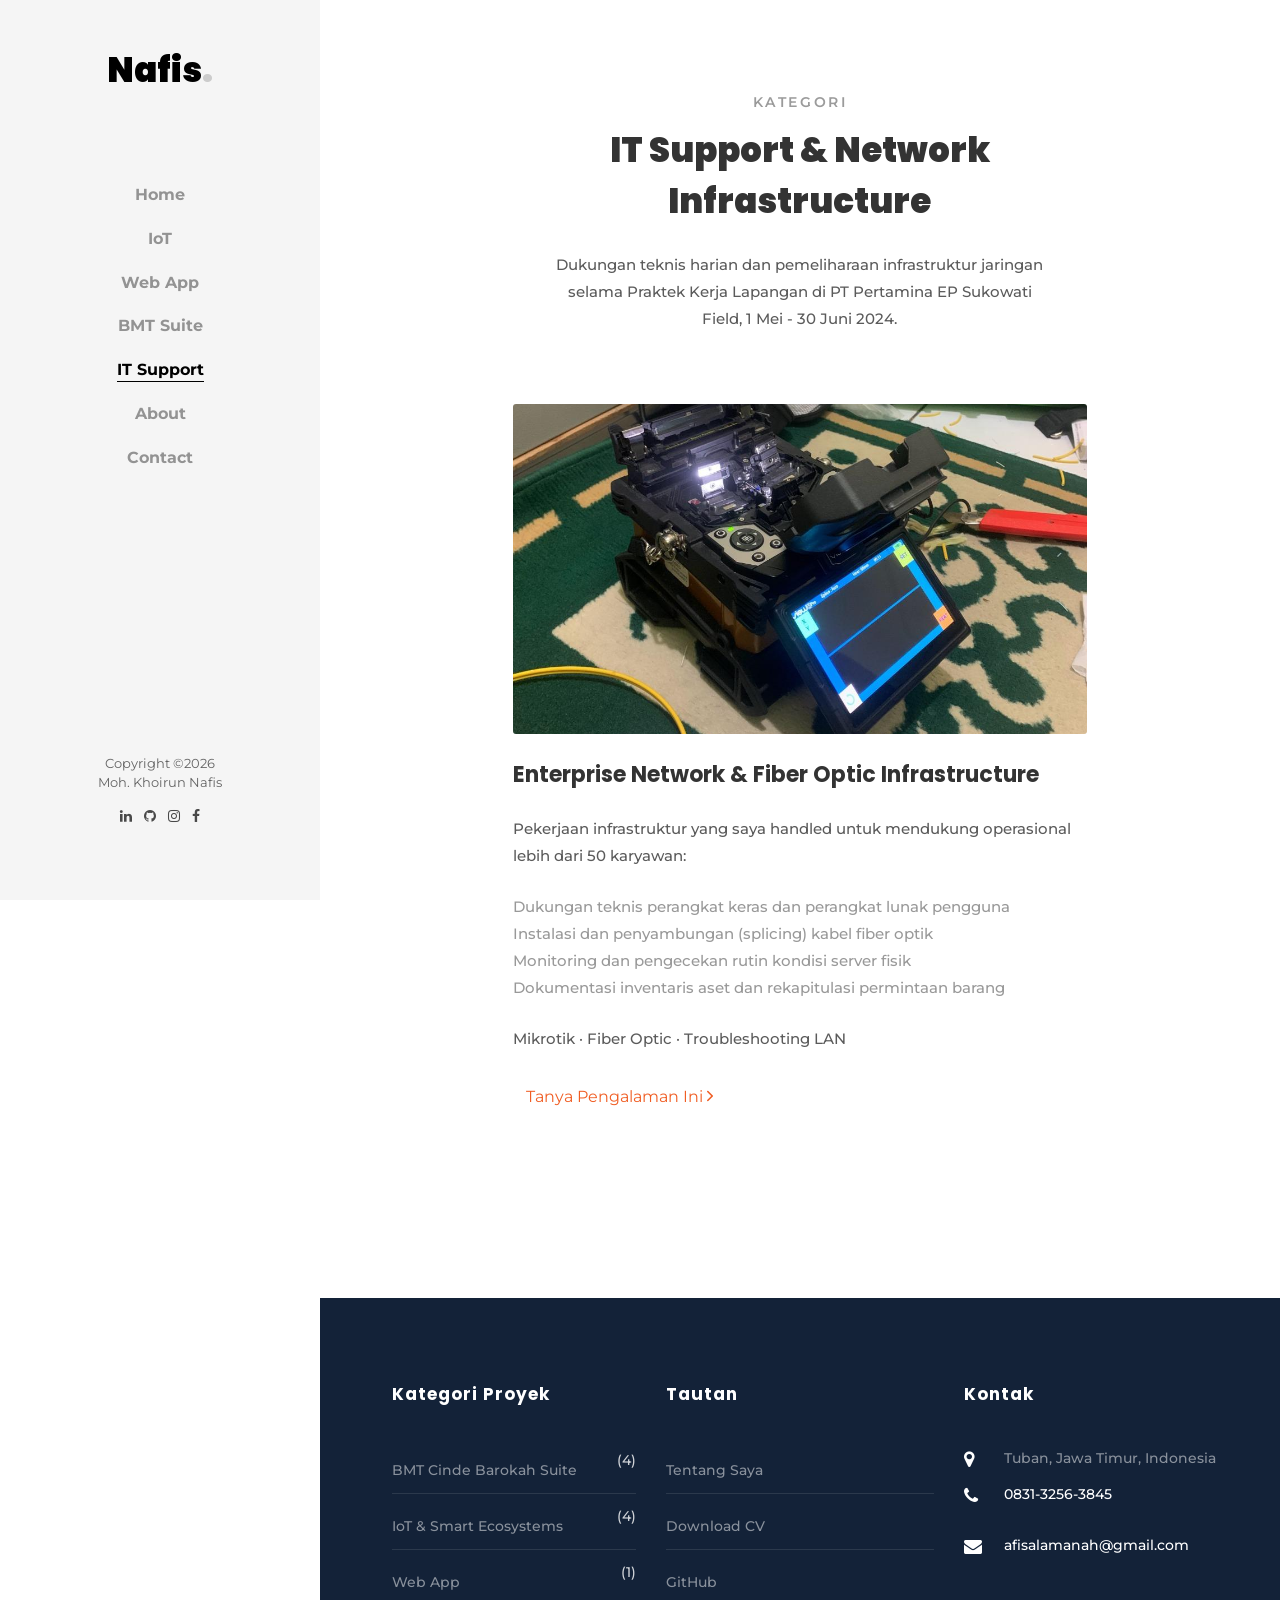
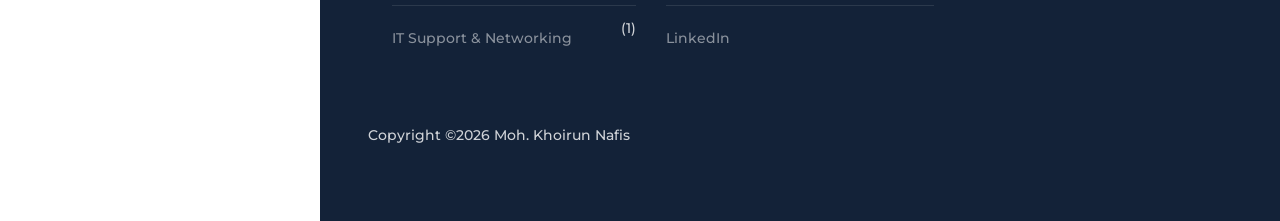
<file: it-support.html>
<!DOCTYPE html>
<html lang="id">
  <head>
    <title>IT Support &amp; Jaringan | Moh. Khoirun Nafis</title>
    <meta charset="utf-8">
    <meta name="viewport" content="width=device-width, initial-scale=1, shrink-to-fit=no">
    <meta name="description" content="Pengalaman IT Support dan infrastruktur jaringan Moh. Khoirun Nafis di PT Pertamina EP Sukowati Field.">

    <meta name="theme-color" content="#f05d23">
    <link rel="icon" type="image/svg+xml" href="images/favicon.svg">
    <link href="https://fonts.googleapis.com/css?family=Poppins:300,400,500,600,700" rel="stylesheet">
    <link href="https://fonts.googleapis.com/css?family=Montserrat:300,400,500,700" rel="stylesheet">

    <link rel="stylesheet" href="css/open-iconic-bootstrap.min.css">
    <link rel="stylesheet" href="css/animate.css">

    <link rel="stylesheet" href="css/owl.carousel.min.css">
    <link rel="stylesheet" href="css/owl.theme.default.min.css">
    <link rel="stylesheet" href="css/magnific-popup.css">

    <link rel="stylesheet" href="css/aos.css">

    <link rel="stylesheet" href="css/ionicons.min.css">

    <link rel="stylesheet" href="css/flaticon.css">
    <link rel="stylesheet" href="css/icomoon.css">
    <link rel="stylesheet" href="css/style.css">
    <link rel="stylesheet" href="css/portfolio.css">
  </head>
  <body>

	<div id="colorlib-page">
		<a href="#" class="js-colorlib-nav-toggle colorlib-nav-toggle"><i></i></a>
		<aside id="colorlib-aside" role="complementary" class="js-fullheight text-center">
			<h1 id="colorlib-logo"><a href="index.html">Nafis<span>.</span></a></h1>
			<nav id="colorlib-main-menu" role="navigation">
				<ul>
					<li><a href="index.html">Home</a></li>
					<li><a href="iot.html">IoT</a></li>
					<li><a href="web-app.html">Web App</a></li>
					<li><a href="bmt.html">BMT Suite</a></li>
					<li class="colorlib-active"><a href="it-support.html">IT Support</a></li>
					<li><a href="about.html">About</a></li>
					<li><a href="contact.html">Contact</a></li>
				</ul>
			</nav>

			<div class="colorlib-footer">
				<p class="aside-copyright"><!-- Link back to Colorlib can't be removed. Template is licensed under CC BY 3.0. -->
			  Copyright &copy;<script>document.write(new Date().getFullYear());</script><br>Moh. Khoirun Nafis
				</p>
				<ul>
					<li><a href="https://www.linkedin.com/in/moh-khoirun-nafis" target="_blank" rel="noopener"><i class="icon-linkedin"></i></a></li>
					<li><a href="https://github.com/Rexshin20" target="_blank" rel="noopener"><i class="icon-github"></i></a></li>
					<li><a href="https://www.instagram.com/mh_navis" target="_blank" rel="noopener"><i class="icon-instagram"></i></a></li>
					<li><a href="https://www.facebook.com/afiz.nafis" target="_blank" rel="noopener"><i class="icon-facebook"></i></a></li>
				</ul>
			</div>
		</aside> <!-- END COLORLIB-ASIDE -->
		<div id="colorlib-main">
			<section class="ftco-section">
				<div class="container">
					<div class="row justify-content-center mb-5 pb-2">
						<div class="col-md-7 heading-section text-center ftco-animate">
							<span class="subheading">Kategori</span>
							<h2 class="mb-4">IT Support &amp; Network Infrastructure</h2>
							<p>Dukungan teknis harian dan pemeliharaan infrastruktur jaringan selama Praktek Kerja Lapangan di PT Pertamina EP Sukowati Field, 1 Mei - 30 Juni 2024.</p>
						</div>
					</div>
					<div class="row justify-content-center">
						<div class="col-md-8">
							<div class="blog-entry ftco-animate">
								<a href="images/proj-network.jpg" class="img img-2 image-popup" style="background-image: url(images/proj-network.jpg);"></a>
								<div class="text text-2 pt-2 mt-3">
									<h3 class="mb-4">Enterprise Network &amp; Fiber Optic Infrastructure</h3>
									<p class="mb-4">Pekerjaan infrastruktur yang saya handled untuk mendukung operasional lebih dari 50 karyawan:</p>
									<ul class="list-unstyled mb-4">
										<li>Dukungan teknis perangkat keras dan perangkat lunak pengguna</li>
										<li>Instalasi dan penyambungan (splicing) kabel fiber optik</li>
										<li>Monitoring dan pengecekan rutin kondisi server fisik</li>
										<li>Dokumentasi inventaris aset dan rekapitulasi permintaan barang</li>
									</ul>
									<p class="mb-4">Mikrotik &middot; Fiber Optic &middot; Troubleshooting LAN</p>
									<p><a href="contact.html" class="btn py-2">Tanya Pengalaman Ini <span class="ion-ios-arrow-forward"></span></a></p>
								</div>
							</div>
						</div>
					</div>
				</div>
			</section>

			<footer class="ftco-footer ftco-bg-dark ftco-section">
				<div class="container px-md-5">
					<div class="row mb-5">
						<div class="col-md">
							<div class="ftco-footer-widget mb-4 ml-md-4">
								<h2 class="ftco-heading-2">Kategori Proyek</h2>
								<ul class="list-unstyled categories">
									<li><a href="bmt.html">BMT Cinde Barokah Suite <span>(4)</span></a></li>
									<li><a href="iot.html">IoT &amp; Smart Ecosystems <span>(4)</span></a></li>
									<li><a href="web-app.html">Web App <span>(1)</span></a></li>
									<li><a href="it-support.html">IT Support &amp; Networking <span>(1)</span></a></li>
								</ul>
							</div>
						</div>
						<div class="col-md">
							<div class="ftco-footer-widget mb-4">
								<h2 class="ftco-heading-2">Tautan</h2>
								<ul class="list-unstyled categories">
									<li><a href="about.html">Tentang Saya</a></li>
									<li><a href="cv-nafis.pdf">Download CV</a></li>
									<li><a href="https://github.com/Rexshin20" target="_blank" rel="noopener">GitHub</a></li>
									<li><a href="https://www.linkedin.com/in/moh-khoirun-nafis" target="_blank" rel="noopener">LinkedIn</a></li>
								</ul>
							</div>
						</div>
						<div class="col-md">
							<div class="ftco-footer-widget mb-4">
								<h2 class="ftco-heading-2">Kontak</h2>
								<div class="block-23 mb-3">
									<ul>
										<li><span class="icon icon-map-marker"></span><span class="text">Tuban, Jawa Timur, Indonesia</span></li>
										<li><a href="https://wa.me/6283132563845"><span class="icon icon-phone"></span><span class="text">0831-3256-3845</span></a></li>
										<li><a href="mailto:afisalamanah@gmail.com"><span class="icon icon-envelope"></span><span class="text">afisalamanah@gmail.com</span></a></li>
									</ul>
								</div>
							</div>
						</div>
					</div>
					<div class="row">
						<div class="col-md-12">
							<p><!-- Link back to Colorlib can't be removed. Template is licensed under CC BY 3.0. -->
			  Copyright &copy;<script>document.write(new Date().getFullYear());</script> Moh. Khoirun Nafis
			  <!-- Link back to Colorlib can't be removed. Template is licensed under CC BY 3.0. --></p>
						</div>
					</div>
				</div>
			</footer>
		</div><!-- END COLORLIB-MAIN -->
	</div><!-- END COLORLIB-PAGE -->

  <!-- loader -->
  <div id="ftco-loader" class="show fullscreen"><svg class="circular" width="48px" height="48px"><circle class="path-bg" cx="24" cy="24" r="22" fill="none" stroke-width="4" stroke="#eeeeee"/><circle class="path" cx="24" cy="24" r="22" fill="none" stroke-width="4" stroke-miterlimit="10" stroke="#F96D00"/></svg></div>


  <script src="js/jquery.min.js"></script>
  <script src="js/jquery-migrate-3.0.1.min.js"></script>
  <script src="js/popper.min.js"></script>
  <script src="js/bootstrap.min.js"></script>
  <script src="js/jquery.easing.1.3.js"></script>
  <script src="js/jquery.waypoints.min.js"></script>
  <script src="js/jquery.stellar.min.js"></script>
  <script src="js/owl.carousel.min.js"></script>
  <script src="js/jquery.magnific-popup.min.js"></script>
  <script src="js/aos.js"></script>
  <script src="js/jquery.animateNumber.min.js"></script>
  <script src="js/scrollax.min.js"></script>
  <script src="js/main.js"></script>

  </body>
</html>
</file>
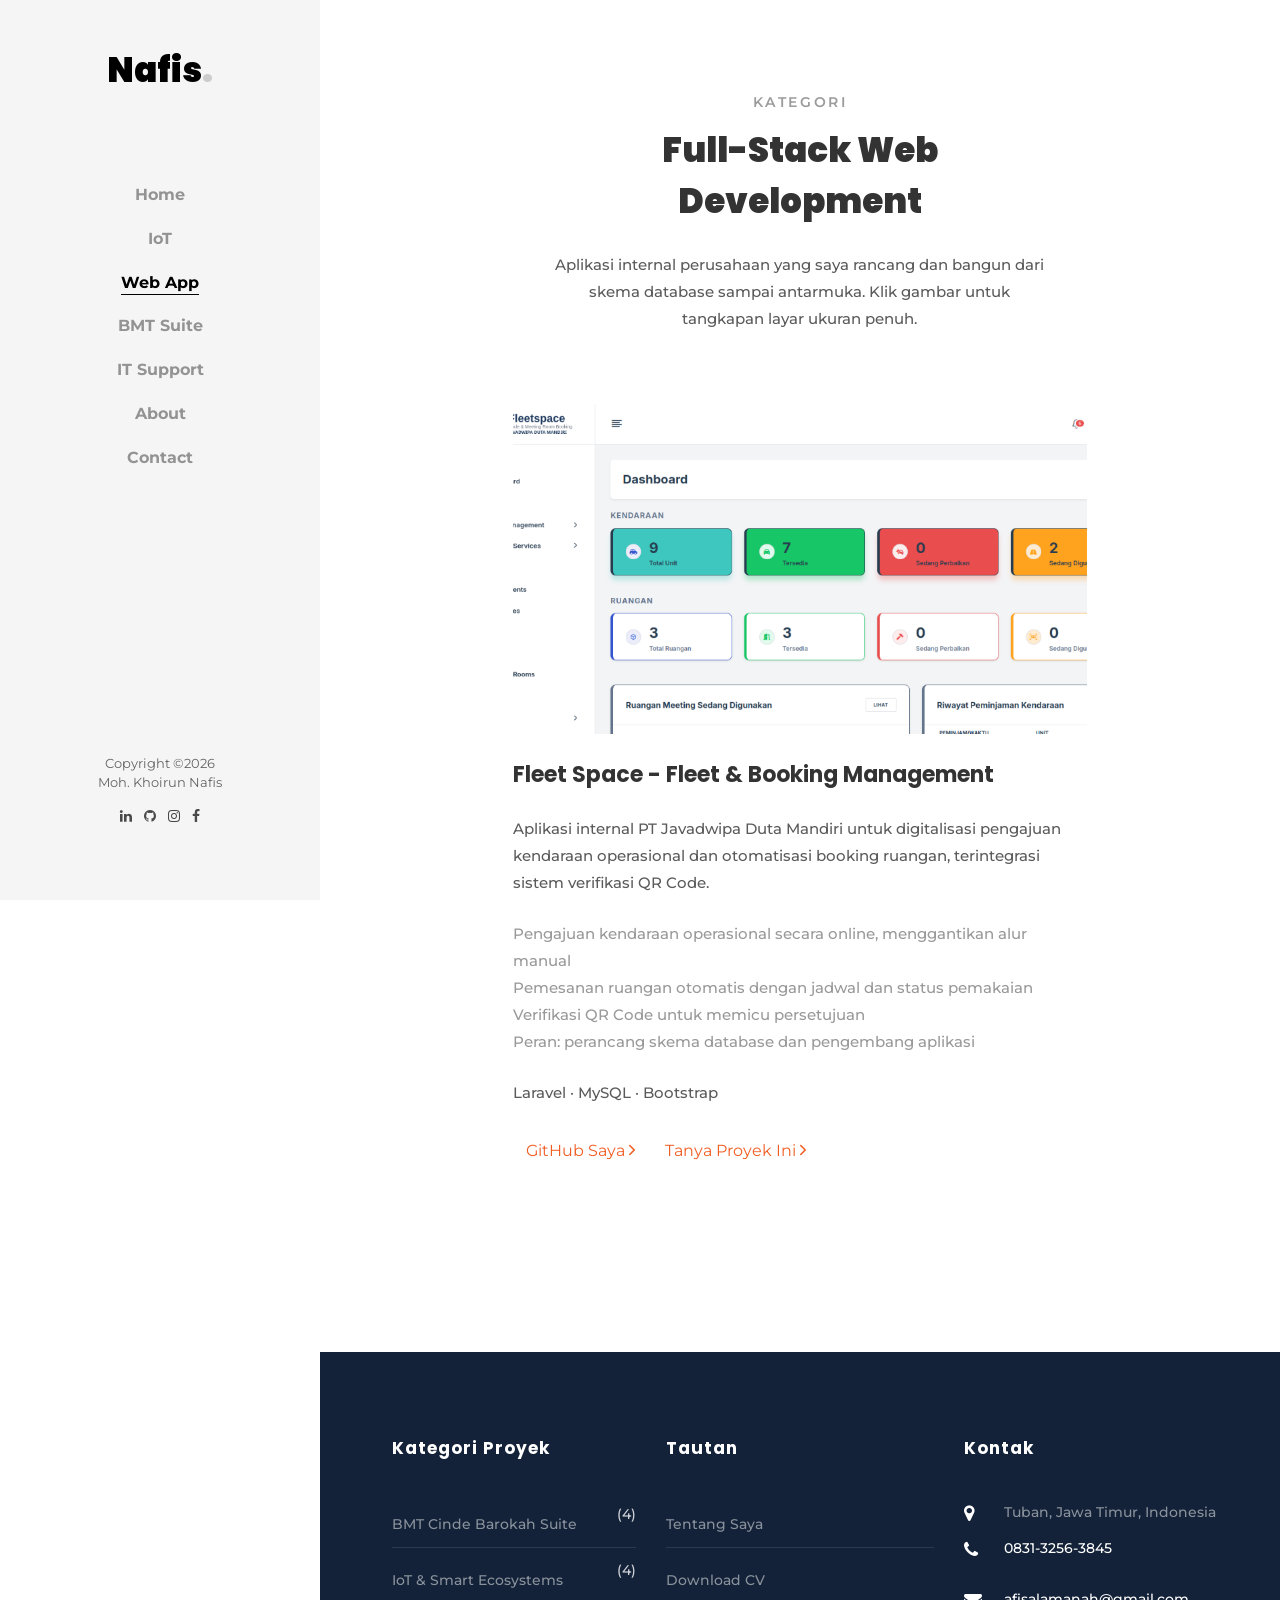
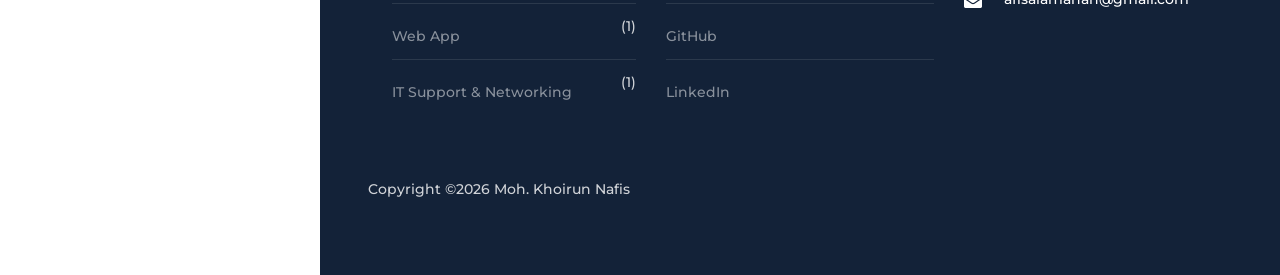
<file: web-app.html>
<!DOCTYPE html>
<html lang="id">
  <head>
    <title>Web App Laravel | Moh. Khoirun Nafis</title>
    <meta charset="utf-8">
    <meta name="viewport" content="width=device-width, initial-scale=1, shrink-to-fit=no">
    <meta name="description" content="Proyek web app Moh. Khoirun Nafis: Fleet Space - manajemen armada dan booking ruangan berbasis Laravel.">

    <meta name="theme-color" content="#f05d23">
    <link rel="icon" type="image/svg+xml" href="images/favicon.svg">
    <link href="https://fonts.googleapis.com/css?family=Poppins:300,400,500,600,700" rel="stylesheet">
    <link href="https://fonts.googleapis.com/css?family=Montserrat:300,400,500,700" rel="stylesheet">

    <link rel="stylesheet" href="css/open-iconic-bootstrap.min.css">
    <link rel="stylesheet" href="css/animate.css">

    <link rel="stylesheet" href="css/owl.carousel.min.css">
    <link rel="stylesheet" href="css/owl.theme.default.min.css">
    <link rel="stylesheet" href="css/magnific-popup.css">

    <link rel="stylesheet" href="css/aos.css">

    <link rel="stylesheet" href="css/ionicons.min.css">

    <link rel="stylesheet" href="css/flaticon.css">
    <link rel="stylesheet" href="css/icomoon.css">
    <link rel="stylesheet" href="css/style.css">
    <link rel="stylesheet" href="css/portfolio.css">
  </head>
  <body>

	<div id="colorlib-page">
		<a href="#" class="js-colorlib-nav-toggle colorlib-nav-toggle"><i></i></a>
		<aside id="colorlib-aside" role="complementary" class="js-fullheight text-center">
			<h1 id="colorlib-logo"><a href="index.html">Nafis<span>.</span></a></h1>
			<nav id="colorlib-main-menu" role="navigation">
				<ul>
					<li><a href="index.html">Home</a></li>
					<li><a href="iot.html">IoT</a></li>
					<li class="colorlib-active"><a href="web-app.html">Web App</a></li>
					<li><a href="bmt.html">BMT Suite</a></li>
					<li><a href="it-support.html">IT Support</a></li>
					<li><a href="about.html">About</a></li>
					<li><a href="contact.html">Contact</a></li>
				</ul>
			</nav>

			<div class="colorlib-footer">
				<p class="aside-copyright"><!-- Link back to Colorlib can't be removed. Template is licensed under CC BY 3.0. -->
			  Copyright &copy;<script>document.write(new Date().getFullYear());</script><br>Moh. Khoirun Nafis
				</p>
				<ul>
					<li><a href="https://www.linkedin.com/in/moh-khoirun-nafis" target="_blank" rel="noopener"><i class="icon-linkedin"></i></a></li>
					<li><a href="https://github.com/Rexshin20" target="_blank" rel="noopener"><i class="icon-github"></i></a></li>
					<li><a href="https://www.instagram.com/mh_navis" target="_blank" rel="noopener"><i class="icon-instagram"></i></a></li>
					<li><a href="https://www.facebook.com/afiz.nafis" target="_blank" rel="noopener"><i class="icon-facebook"></i></a></li>
				</ul>
			</div>
		</aside> <!-- END COLORLIB-ASIDE -->
		<div id="colorlib-main">
			<section class="ftco-section">
				<div class="container">
					<div class="row justify-content-center mb-5 pb-2">
						<div class="col-md-7 heading-section text-center ftco-animate">
							<span class="subheading">Kategori</span>
							<h2 class="mb-4">Full-Stack Web Development</h2>
							<p>Aplikasi internal perusahaan yang saya rancang dan bangun dari skema database sampai antarmuka. Klik gambar untuk tangkapan layar ukuran penuh.</p>
						</div>
					</div>
					<div class="row justify-content-center">
						<div class="col-md-8">
							<div class="blog-entry ftco-animate">
								<a href="images/proj-fleet-space.png" class="img img-2 image-popup" style="background-image: url(images/proj-fleet-space.png);"></a>
								<div class="text text-2 pt-2 mt-3">
									<h3 class="mb-4">Fleet Space - Fleet &amp; Booking Management</h3>
									<p class="mb-4">Aplikasi internal PT Javadwipa Duta Mandiri untuk digitalisasi pengajuan kendaraan operasional dan otomatisasi booking ruangan, terintegrasi sistem verifikasi QR Code.</p>
									<ul class="list-unstyled mb-4">
										<li>Pengajuan kendaraan operasional secara online, menggantikan alur manual</li>
										<li>Pemesanan ruangan otomatis dengan jadwal dan status pemakaian</li>
										<li>Verifikasi QR Code untuk memicu persetujuan</li>
										<li>Peran: perancang skema database dan pengembang aplikasi</li>
									</ul>
									<p class="mb-4">Laravel &middot; MySQL &middot; Bootstrap</p>
									<p>
										<a href="https://github.com/Rexshin20" target="_blank" rel="noopener" class="btn py-2">GitHub Saya <span class="ion-ios-arrow-forward"></span></a>
										<a href="contact.html" class="btn py-2">Tanya Proyek Ini <span class="ion-ios-arrow-forward"></span></a>
									</p>
								</div>
							</div>
						</div>
					</div>
				</div>
			</section>

			<footer class="ftco-footer ftco-bg-dark ftco-section">
				<div class="container px-md-5">
					<div class="row mb-5">
						<div class="col-md">
							<div class="ftco-footer-widget mb-4 ml-md-4">
								<h2 class="ftco-heading-2">Kategori Proyek</h2>
								<ul class="list-unstyled categories">
									<li><a href="bmt.html">BMT Cinde Barokah Suite <span>(4)</span></a></li>
									<li><a href="iot.html">IoT &amp; Smart Ecosystems <span>(4)</span></a></li>
									<li><a href="web-app.html">Web App <span>(1)</span></a></li>
									<li><a href="it-support.html">IT Support &amp; Networking <span>(1)</span></a></li>
								</ul>
							</div>
						</div>
						<div class="col-md">
							<div class="ftco-footer-widget mb-4">
								<h2 class="ftco-heading-2">Tautan</h2>
								<ul class="list-unstyled categories">
									<li><a href="about.html">Tentang Saya</a></li>
									<li><a href="cv-nafis.pdf">Download CV</a></li>
									<li><a href="https://github.com/Rexshin20" target="_blank" rel="noopener">GitHub</a></li>
									<li><a href="https://www.linkedin.com/in/moh-khoirun-nafis" target="_blank" rel="noopener">LinkedIn</a></li>
								</ul>
							</div>
						</div>
						<div class="col-md">
							<div class="ftco-footer-widget mb-4">
								<h2 class="ftco-heading-2">Kontak</h2>
								<div class="block-23 mb-3">
									<ul>
										<li><span class="icon icon-map-marker"></span><span class="text">Tuban, Jawa Timur, Indonesia</span></li>
										<li><a href="https://wa.me/6283132563845"><span class="icon icon-phone"></span><span class="text">0831-3256-3845</span></a></li>
										<li><a href="mailto:afisalamanah@gmail.com"><span class="icon icon-envelope"></span><span class="text">afisalamanah@gmail.com</span></a></li>
									</ul>
								</div>
							</div>
						</div>
					</div>
					<div class="row">
						<div class="col-md-12">
							<p><!-- Link back to Colorlib can't be removed. Template is licensed under CC BY 3.0. -->
			  Copyright &copy;<script>document.write(new Date().getFullYear());</script> Moh. Khoirun Nafis
			  <!-- Link back to Colorlib can't be removed. Template is licensed under CC BY 3.0. --></p>
						</div>
					</div>
				</div>
			</footer>
		</div><!-- END COLORLIB-MAIN -->
	</div><!-- END COLORLIB-PAGE -->

  <!-- loader -->
  <div id="ftco-loader" class="show fullscreen"><svg class="circular" width="48px" height="48px"><circle class="path-bg" cx="24" cy="24" r="22" fill="none" stroke-width="4" stroke="#eeeeee"/><circle class="path" cx="24" cy="24" r="22" fill="none" stroke-width="4" stroke-miterlimit="10" stroke="#F96D00"/></svg></div>


  <script src="js/jquery.min.js"></script>
  <script src="js/jquery-migrate-3.0.1.min.js"></script>
  <script src="js/popper.min.js"></script>
  <script src="js/bootstrap.min.js"></script>
  <script src="js/jquery.easing.1.3.js"></script>
  <script src="js/jquery.waypoints.min.js"></script>
  <script src="js/jquery.stellar.min.js"></script>
  <script src="js/owl.carousel.min.js"></script>
  <script src="js/jquery.magnific-popup.min.js"></script>
  <script src="js/aos.js"></script>
  <script src="js/jquery.animateNumber.min.js"></script>
  <script src="js/scrollax.min.js"></script>
  <script src="js/main.js"></script>

  </body>
</html>
</file>
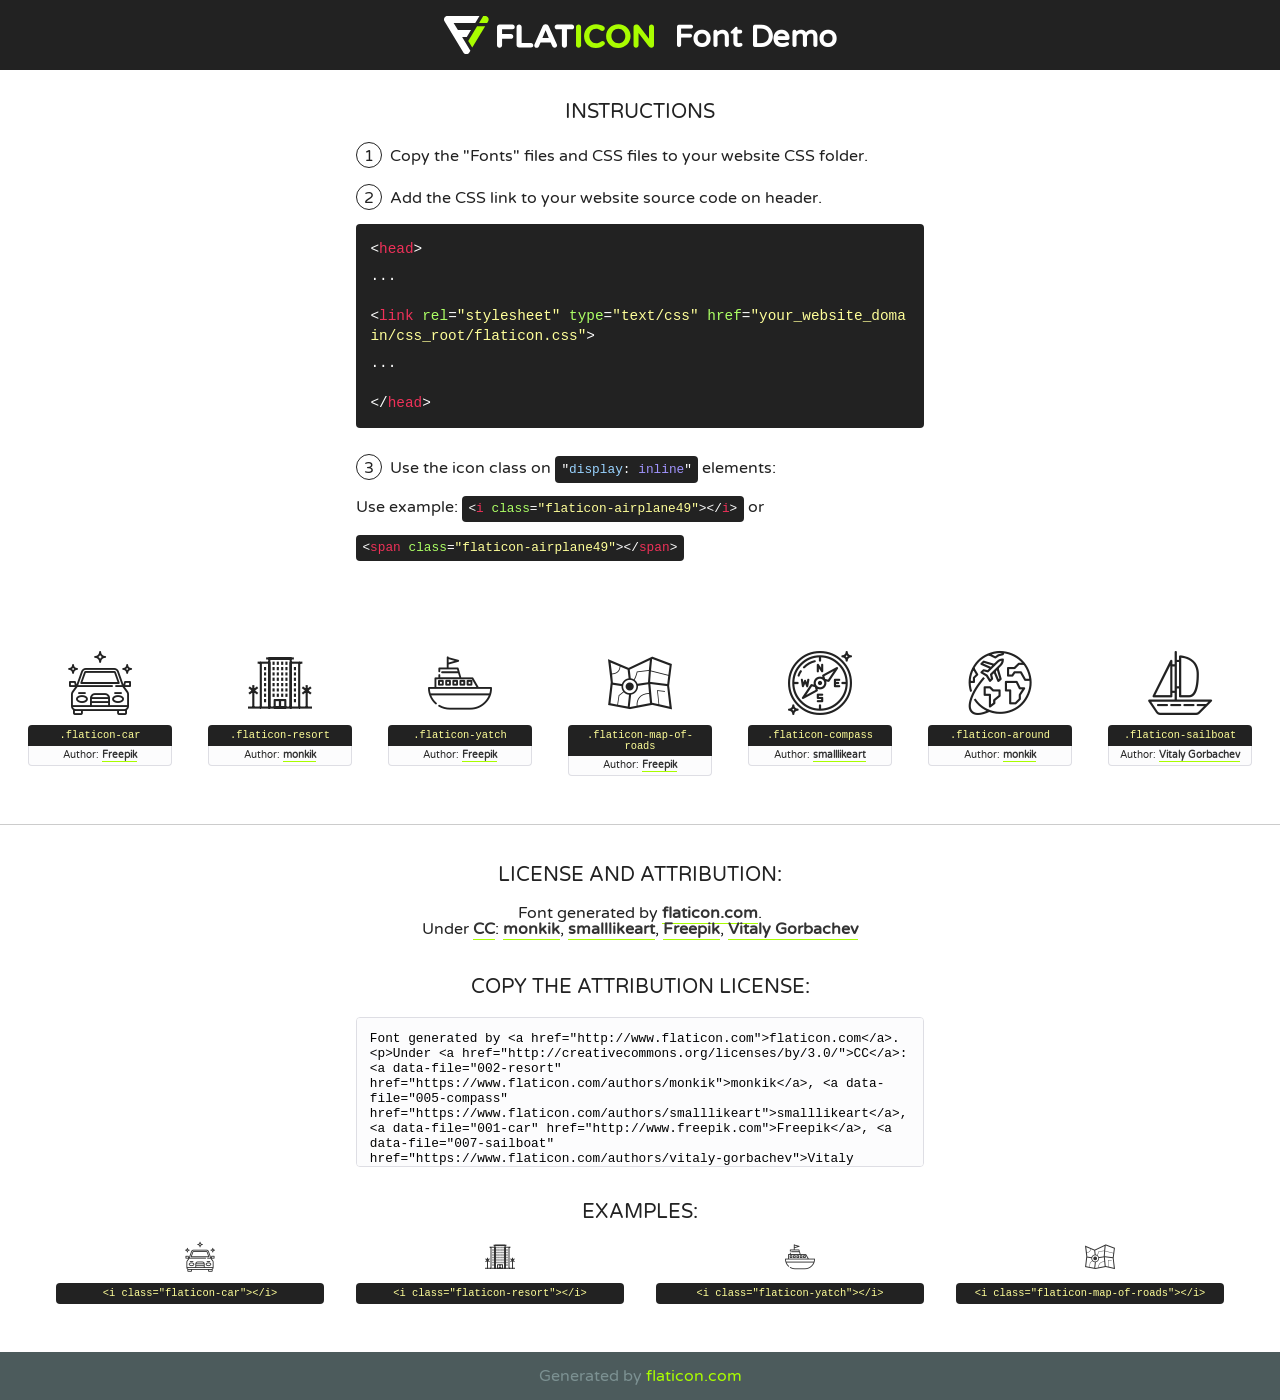
<file: fonts/flaticon/font/flaticon.html>
<!DOCTYPE html>
<!--
  Flaticon icon font: Flaticon
  Creation date: 05/07/2018 04:38
-->
<html>
<!DOCTYPE html>
<html>

<head>
    <title>Flaticon WebFont</title>
    <link href="http://fonts.googleapis.com/css?family=Varela+Round" rel="stylesheet" type="text/css" />
    <link rel="stylesheet" type="text/css" href="flaticon.css">
    <meta charset="UTF-8">
    <style>
    html, body, div, span, applet, object, iframe,
    h1, h2, h3, h4, h5, h6, p, blockquote, pre,
    a, abbr, acronym, address, big, cite, code,
    del, dfn, em, img, ins, kbd, q, s, samp,
    small, strike, strong, sub, sup, tt, var,
    b, u, i, center,
    dl, dt, dd, ol, ul, li,
    fieldset, form, label, legend,
    table, caption, tbody, tfoot, thead, tr, th, td,
    article, aside, canvas, details, embed, 
    figure, figcaption, footer, header, hgroup, 
    menu, nav, output, ruby, section, summary,
    time, mark, audio, video {
        margin: 0;
        padding: 0;
        border: 0;
        font-size: 100%;
        font: inherit;
        vertical-align: baseline;
    }
    /* HTML5 display-role reset for older browsers */
    article, aside, details, figcaption, figure, 
    footer, header, hgroup, menu, nav, section {
        display: block;
    }
    body {
        line-height: 1;
    }
    ol, ul {
        list-style: none;
    }
    blockquote, q {
        quotes: none;
    }
    blockquote:before, blockquote:after,
    q:before, q:after {
        content: '';
        content: none;
    }
    table {
        border-collapse: collapse;
        border-spacing: 0;
    }
    body {
        font-family: 'Varela Round', Helvetica, Arial, sans-serif;
        font-size: 16px;
        color: #222;
    }
    a {
        color: #333;
        border-bottom: 1px solid #a9fd00;
        font-weight: bold;
        text-decoration: none;
    }
    * {
        -moz-box-sizing: border-box;
        -webkit-box-sizing: border-box;
        box-sizing: border-box;
        margin: 0;
        padding: 0;
    }
    [class^="flaticon-"]:before, [class*=" flaticon-"]:before, [class^="flaticon-"]:after, [class*=" flaticon-"]:after {
        font-family: Flaticon;
        font-size: 30px;
        font-style: normal;
        margin-left: 20px;
        color: #333;
    }
    .wrapper {
        max-width: 600px;
        margin: auto;
        padding: 0 1em;
    }
    .title {
        font-size: 1.25em;
        text-align: center;
        margin-bottom: 1em;
        text-transform: uppercase;
    }
    header {
        text-align: center;
        background-color: #222;
        color: #fff;
        padding: 1em;
    }
    header .logo {
        width: 210px;
        height: 38px;
        display: inline-block;
        vertical-align: middle;
        margin-right: 1em;
        border: none;
    }
    header strong {
        font-size: 1.95em;
        font-weight: bold;
        vertical-align: middle;
        margin-top: 5px;
        display: inline-block;
    }
    .demo {
        margin: 2em auto;
        line-height: 1.25em;
    }
    .demo ul li {
        margin-bottom: 1em;
    }
    .demo ul li .num {
        color: #222;
        border-radius: 20px;
        display: inline-block;
        width: 26px;
        padding: 3px;
        height: 26px;
        text-align: center;
        margin-right: 0.5em;
        border: 1px solid #222;
    }
    .demo ul li code {
        background-color: #222;
        border-radius: 4px;
        padding: 0.25em 0.5em;
        display: inline-block;
        color: #fff;
        font-family: Consolas,Monaco,Lucida Console,Liberation Mono,DejaVu Sans Mono,Bitstream Vera Sans Mono,Courier New, monospace;
        font-weight: lighter;
        margin-top: 1em;
        font-size: 0.8em;
        word-break: break-all;
    }
    .demo ul li code.big {
        padding: 1em;
        font-size: 0.9em;
    }
    .demo ul li code .red {
        color: #EF3159;
    }
    .demo ul li code .green {
        color: #ACFF65;
    }
    .demo ul li code .yellow {
        color: #FFFF99;
    }
    .demo ul li code .blue {
        color: #99D3FF;
    }
    .demo ul li code .purple {
        color: #A295FF;
    }
    .demo ul li code .dots {
        margin-top: 0.5em;
        display: block;
    }
    #glyphs {
        border-bottom: 1px solid #ccc;
        padding: 2em 0;
        text-align: center;
    }
    .glyph {
        display: inline-block;
        width: 9em;
        margin: 1em;
        text-align: center;
        vertical-align: top;
        background: #FFF;
    }
    .glyph .glyph-icon {
        padding: 10px;
        display: block;
        font-family:"Flaticon";
        font-size: 64px;
        line-height: 1;
    }
    .glyph .glyph-icon:before {
        font-size: 64px;
        color: #222;
        margin-left: 0;
    }
    .class-name {
        font-size: 0.65em;
        background-color: #222;
        color: #fff;
        border-radius: 4px 4px 0 0;
        padding: 0.5em;
        color: #FFFF99;
        font-family: Consolas,Monaco,Lucida Console,Liberation Mono,DejaVu Sans Mono,Bitstream Vera Sans Mono,Courier New, monospace;
    }
    .author-name {
        font-size: 0.6em;
        background-color: #fcfcfd;
        border: 1px solid #DEDEE4;
        border-top: 0;
        border-radius: 0 0 4px 4px;
        padding: 0.5em;
    }
    .class-name:last-child {
        font-size: 10px;
        color:#888;
    }
    .class-name:last-child a {
        font-size: 10px;
        color:#555;
    }
    .class-name:last-child a:hover {
        color:#a9fd00;
    }
    .glyph > input {
        display: block;
        width: 100px;
        margin: 5px auto;
        text-align: center;
        font-size: 12px;
        cursor: text;
    }
    .glyph > input.icon-input {
        font-family:"Flaticon";
        font-size: 16px;
        margin-bottom: 10px;
    }
    .attribution .title {
        margin-top: 2em;
    }
    .attribution textarea {
        background-color: #fcfcfd;
        padding: 1em;
        border: none;
        box-shadow: none;
        border: 1px solid #DEDEE4;
        border-radius: 4px;
        resize: none;
        width: 100%;
        height: 150px;
        font-size: 0.8em;
        font-family: Consolas,Monaco,Lucida Console,Liberation Mono,DejaVu Sans Mono,Bitstream Vera Sans Mono,Courier New, monospace;
        -webkit-appearance: none;
    }
    .iconsuse {
        margin: 2em auto;
        text-align: center;
        max-width: 1200px;
    }
    .iconsuse:after {
        content: '';
        display: table;
        clear: both;
    }
    .iconsuse .image {
        float: left;
        width: 25%;
        padding: 0 1em;
    }
    .iconsuse .image p {
        margin-bottom: 1em;
    }
    .iconsuse .image span {
        display: block;
        font-size: 0.65em;
        background-color: #222;
        color: #fff;
        border-radius: 4px;
        padding: 0.5em;
        color: #FFFF99;
        margin-top: 1em;
        font-family: Consolas,Monaco,Lucida Console,Liberation Mono,DejaVu Sans Mono,Bitstream Vera Sans Mono,Courier New, monospace;
    }
    #footer {
        text-align: center;
        background-color: #4C5B5C;
        color: #7c9192;
        padding: 1em;
    }
    #footer a {
        border: none;
        color: #a9fd00;
        font-weight: normal;
    }
    @media (max-width: 960px) {
        .iconsuse .image {
            width: 50%;
        }
    }
    @media (max-width: 560px) {
        .iconsuse .image {
            width: 100%;
        }
    }
    </style>
</head>

<body class="characters-off">

    <header>
        <a href="http://www.flaticon.com" target="_blank" class="logo">
            <svg version="1.1" xmlns="http://www.w3.org/2000/svg" xmlns:xlink="http://www.w3.org/1999/xlink" xmlns:a="http://ns.adobe.com/AdobeSVGViewerExtensions/3.0/" viewBox="0 0 560.875 102.036" enable-background="new 0 0 560.875 102.036" xml:space="preserve">
                <defs>
                </defs>
                <g>
                    <g class="letters">
                        <path fill="#ffffff" d="M141.596,29.675c0-3.777,2.985-6.767,6.764-6.767h34.438c3.426,0,6.15,2.728,6.15,6.15
                        c0,3.43-2.724,6.149-6.15,6.149h-27.674v13.091h23.719c3.429,0,6.151,2.724,6.151,6.15c0,3.43-2.723,6.149-6.151,6.149h-23.719
                        v17.574c0,3.773-2.986,6.761-6.764,6.761c-3.779,0-6.764-2.989-6.764-6.761V29.675z"></path>
                        <path fill="#ffffff" d="M193.844,29.149c0-3.781,2.985-6.767,6.764-6.767c3.776,0,6.763,2.985,6.763,6.767v42.957h25.039
                        c3.426,0,6.149,2.726,6.149,6.153c0,3.425-2.723,6.15-6.149,6.15h-31.802c-3.779,0-6.764-2.986-6.764-6.768V29.149z"></path>
                        <path fill="#ffffff" d="M241.891,75.71l21.438-48.407c1.492-3.341,4.215-5.357,7.906-5.357h0.792
                        c3.686,0,6.323,2.017,7.815,5.357l21.439,48.407c0.436,0.967,0.701,1.845,0.701,2.723c0,3.602-2.809,6.501-6.414,6.501
                        c-3.161,0-5.269-1.845-6.499-4.655l-4.132-9.661h-27.059l-4.301,10.102c-1.144,2.631-3.426,4.214-6.237,4.214
                        c-3.517,0-6.24-2.81-6.24-6.325C241.1,77.64,241.451,76.677,241.891,75.71z M279.932,58.666l-8.521-20.297l-8.526,20.297H279.932
                        z"></path>
                        <path fill="#ffffff" d="M314.864,35.387H301.86c-3.429,0-6.239-2.813-6.239-6.238c0-3.429,2.811-6.24,6.239-6.24h39.533
                        c3.426,0,6.237,2.811,6.237,6.24c0,3.425-2.811,6.238-6.237,6.238h-13.001v42.785c0,3.773-2.99,6.761-6.764,6.761
                        c-3.779,0-6.764-2.989-6.764-6.761V35.387z"></path>
                        <path fill="#A9FD00" d="M352.615,29.149c0-3.781,2.985-6.767,6.767-6.767c3.774,0,6.761,2.985,6.761,6.767v49.024
                        c0,3.773-2.987,6.761-6.761,6.761c-3.781,0-6.767-2.989-6.767-6.761V29.149z"></path>
                        <path fill="#A9FD00" d="M374.132,53.836v-0.179c0-17.481,13.178-31.801,32.065-31.801c9.22,0,15.459,2.458,20.557,6.238
                        c1.402,1.054,2.637,2.985,2.637,5.357c0,3.692-2.985,6.59-6.681,6.59c-1.845,0-3.071-0.702-4.044-1.319
                        c-3.776-2.813-7.729-4.393-12.562-4.393c-10.364,0-17.831,8.611-17.831,19.154v0.173c0,10.542,7.291,19.329,17.831,19.329
                        c5.715,0,9.492-1.756,13.359-4.834c1.049-0.874,2.458-1.491,4.039-1.491c3.429,0,6.325,2.813,6.325,6.236
                        c0,2.106-1.056,3.78-2.282,4.834c-5.539,4.834-12.036,7.733-21.878,7.733C387.572,85.464,374.132,71.493,374.132,53.836z"></path>
                        <path fill="#A9FD00" d="M433.009,53.836v-0.179c0-17.481,13.79-31.801,32.766-31.801c18.981,0,32.592,14.143,32.592,31.628v0.173
                        c0,17.483-13.785,31.807-32.769,31.807C446.625,85.464,433.009,71.32,433.009,53.836z M484.224,53.836v-0.179
                        c0-10.539-7.725-19.326-18.626-19.326c-10.893,0-18.449,8.611-18.449,19.154v0.173c0,10.542,7.73,19.329,18.626,19.329
                        C476.676,72.986,484.224,64.378,484.224,53.836z"></path>
                        <path fill="#A9FD00" d="M506.233,29.321c0-3.774,2.99-6.763,6.767-6.763h1.401c3.252,0,5.183,1.583,7.029,3.953l26.093,34.265
                        V29.059c0-3.692,2.99-6.677,6.681-6.677c3.683,0,6.671,2.985,6.671,6.677v48.934c0,3.78-2.987,6.765-6.764,6.765h-0.436
                        c-3.257,0-5.188-1.581-7.034-3.953l-27.056-35.492v32.944c0,3.687-2.985,6.676-6.678,6.676c-3.683,0-6.673-2.989-6.673-6.676
                        V29.321z"></path>
                    </g>
                    <g class="insignia">
                        <path fill="#ffffff" d="M48.372,56.137h12.517l11.156-18.537H37.186L25.688,18.539h57.825L94.668,0H9.271
                        C5.925,0,2.842,1.801,1.198,4.716c-1.644,2.907-1.593,6.482,0.134,9.343l50.38,83.501c1.678,2.781,4.689,4.476,7.938,4.476
                        c3.246,0,6.257-1.695,7.935-4.476l2.898-4.804L48.372,56.137z"></path>
                        <g class="i">
                            <path fill="#A9FD00" d="M93.575,18.539h0.031v0.004l21.652,0.004l2.705-4.488c1.727-2.861,1.778-6.436,0.133-9.343
                            C116.454,1.801,113.371,0,110.026,0h-5.294L93.575,18.539z"></path>
                            <polygon fill="#A9FD00" points="88.291,27.356 64.725,66.486 75.519,84.404 109.942,27.356"></polygon>
                        </g>
                    </g>
                </g>
            </svg>
        </a>
        <strong>Font Demo</strong>
    </header>


    <section class="demo wrapper">

        <p class="title">Instructions</p>

        <ul>
            <li>
                <span class="num">1</span>Copy the "Fonts" files and CSS files to your website CSS folder.
            </li>
            <li>
                <span class="num">2</span>Add the CSS link to your website source code on header.
                <code class="big">
                    &lt;<span class="red">head</span>&gt;
                    <br/><span class="dots">...</span>
                    <br/>&lt;<span class="red">link</span> <span class="green">rel</span>=<span class="yellow">"stylesheet"</span> <span class="green">type</span>=<span class="yellow">"text/css"</span> <span class="green">href</span>=<span class="yellow">"your_website_domain/css_root/flaticon.css"</span>&gt;
                    <br/><span class="dots">...</span>
                    <br/>&lt;/<span class="red">head</span>&gt;
                </code>
            </li>

            <li>
                <p>
                    <span class="num">3</span>Use the icon class on <code>"<span class="blue">display</span>:<span class="purple"> inline</span>"</code> elements:
                    <br />
                    Use example: <code>&lt;<span class="red">i</span> <span class="green">class</span>=<span class="yellow">&quot;flaticon-airplane49&quot;</span>&gt;&lt;/<span class="red">i</span>&gt;</code> or <code>&lt;<span class="red">span</span> <span class="green">class</span>=<span class="yellow">&quot;flaticon-airplane49&quot;</span>&gt;&lt;/<span class="red">span</span>&gt;</code>
            </li>
        </ul>

    </section>




   <section id="glyphs">          
    
      
        <div class="glyph"><div class="glyph-icon flaticon-car"></div>
            <div class="class-name">.flaticon-car</div>
            <div class="author-name">Author: <a data-file="001-car" href="http://www.freepik.com">Freepik</a> </div> 
        </div>        
        
        <div class="glyph"><div class="glyph-icon flaticon-resort"></div>
            <div class="class-name">.flaticon-resort</div>
            <div class="author-name">Author: <a data-file="002-resort" href="https://www.flaticon.com/authors/monkik">monkik</a> </div> 
        </div>        
        
        <div class="glyph"><div class="glyph-icon flaticon-yatch"></div>
            <div class="class-name">.flaticon-yatch</div>
            <div class="author-name">Author: <a data-file="003-yatch" href="http://www.freepik.com">Freepik</a> </div> 
        </div>        
        
        <div class="glyph"><div class="glyph-icon flaticon-map-of-roads"></div>
            <div class="class-name">.flaticon-map-of-roads</div>
            <div class="author-name">Author: <a data-file="004-map-of-roads" href="http://www.freepik.com">Freepik</a> </div> 
        </div>        
        
        <div class="glyph"><div class="glyph-icon flaticon-compass"></div>
            <div class="class-name">.flaticon-compass</div>
            <div class="author-name">Author: <a data-file="005-compass" href="https://www.flaticon.com/authors/smalllikeart">smalllikeart</a> </div> 
        </div>        
        
        <div class="glyph"><div class="glyph-icon flaticon-around"></div>
            <div class="class-name">.flaticon-around</div>
            <div class="author-name">Author: <a data-file="006-around" href="https://www.flaticon.com/authors/monkik">monkik</a> </div> 
        </div>        
        
        <div class="glyph"><div class="glyph-icon flaticon-sailboat"></div>
            <div class="class-name">.flaticon-sailboat</div>
            <div class="author-name">Author: <a data-file="007-sailboat" href="https://www.flaticon.com/authors/vitaly-gorbachev">Vitaly Gorbachev</a> </div> 
        </div>        
        

    </section>



    <section class="attribution wrapper"   style="text-align:center;">

      <div class="title">License and attribution:</div><div class="attrDiv">Font generated by <a href="http://www.flaticon.com">flaticon.com</a>. <div><p>Under <a href="http://creativecommons.org/licenses/by/3.0/">CC</a>: <a data-file="002-resort" href="https://www.flaticon.com/authors/monkik">monkik</a>, <a data-file="005-compass" href="https://www.flaticon.com/authors/smalllikeart">smalllikeart</a>, <a data-file="001-car" href="http://www.freepik.com">Freepik</a>, <a data-file="007-sailboat" href="https://www.flaticon.com/authors/vitaly-gorbachev">Vitaly Gorbachev</a></p>  </div>
      </div>
      <div class="title">Copy the Attribution License:</div>

    <textarea onclick="this.focus();this.select();">Font generated by &lt;a href=&quot;http://www.flaticon.com&quot;&gt;flaticon.com&lt;/a&gt;. <p>Under <a href="http://creativecommons.org/licenses/by/3.0/">CC</a>: <a data-file="002-resort" href="https://www.flaticon.com/authors/monkik">monkik</a>, <a data-file="005-compass" href="https://www.flaticon.com/authors/smalllikeart">smalllikeart</a>, <a data-file="001-car" href="http://www.freepik.com">Freepik</a>, <a data-file="007-sailboat" href="https://www.flaticon.com/authors/vitaly-gorbachev">Vitaly Gorbachev</a></p>  
     </textarea>

    </section>

    <section class="iconsuse">

          <div class="title">Examples:</div>            
             
            <div class="image">
                <p>
                    <i class="glyph-icon flaticon-car"></i> 
                    <span>&lt;i class=&quot;flaticon-car&quot;&gt;&lt;/i&gt;</span>
                </p>
            </div>
            
            <div class="image">
                <p>
                    <i class="glyph-icon flaticon-resort"></i> 
                    <span>&lt;i class=&quot;flaticon-resort&quot;&gt;&lt;/i&gt;</span>
                </p>
            </div>
            
            <div class="image">
                <p>
                    <i class="glyph-icon flaticon-yatch"></i> 
                    <span>&lt;i class=&quot;flaticon-yatch&quot;&gt;&lt;/i&gt;</span>
                </p>
            </div>
            
            <div class="image">
                <p>
                    <i class="glyph-icon flaticon-map-of-roads"></i> 
                    <span>&lt;i class=&quot;flaticon-map-of-roads&quot;&gt;&lt;/i&gt;</span>
                </p>
            </div>
                       
        </div>
                            
    </section>

<div id="footer">
    <div>Generated by <a href="http://www.flaticon.com">flaticon.com</a>
    </div>
</div>



</body>
</html>
</file>
<file: css/flaticon.css>
/*
  	Flaticon icon font: Flaticon
  	Creation date: 12/08/2018 13:24
  	*/


@font-face {
  font-family: "Flaticon";
  src: url("../fonts/flaticon/font/Flaticon.eot");
  src: url("../fonts/flaticon/font/Flaticon.eot?#iefix") format("embedded-opentype"),
       url("../fonts/flaticon/font/Flaticon.woff") format("woff"),
       url("../fonts/flaticon/font/Flaticon.ttf") format("truetype"),
       url("../fonts/flaticon/font/Flaticon.svg#Flaticon") format("svg");
  font-weight: normal;
  font-style: normal;
}

@media screen and (-webkit-min-device-pixel-ratio:0) {
  @font-face {
    font-family: "Flaticon";
    src: url("../fonts/flaticon/font/Flaticon.svg#Flaticon") format("svg");
  }
}

[class^="flaticon-"]:before, [class*=" flaticon-"]:before,
[class^="flaticon-"]:after, [class*=" flaticon-"]:after {   
  font-family: Flaticon;
  font-style: normal;
  font-weight: normal;
  font-variant: normal;
  text-transform: none;
  line-height: 1;

  /* Better Font Rendering =========== */
  -webkit-font-smoothing: antialiased;
  -moz-osx-font-smoothing: grayscale;
}

.flaticon-car:before { content: "\f100"; }
.flaticon-resort:before { content: "\f101"; }
.flaticon-yatch:before { content: "\f102"; }
.flaticon-map-of-roads:before { content: "\f103"; }
.flaticon-compass:before { content: "\f104"; }
.flaticon-around:before { content: "\f105"; }
.flaticon-sailboat:before { content: "\f106"; }
</file>
<file: css/icomoon.css>
@font-face {
  font-family: 'icomoon';
  src:  url('../fonts/icomoon/icomoon.eot?6tt51o');
  src:  url('../fonts/icomoon/icomoon.eot?6tt51o#iefix') format('embedded-opentype'),
    url('../fonts/icomoon/icomoon.ttf?6tt51o') format('truetype'),
    url('../fonts/icomoon/icomoon.woff?6tt51o') format('woff'),
    url('../fonts/icomoon/icomoon.svg?6tt51o#icomoon') format('svg');
  font-weight: normal;
  font-style: normal;
}

[class^="icon-"], [class*=" icon-"] {
  /* use !important to prevent issues with browser extensions that change fonts */
  font-family: 'icomoon' !important;
  speak: none;
  font-style: normal;
  font-weight: normal;
  font-variant: normal;
  text-transform: none;
  line-height: 1;

  /* Better Font Rendering =========== */
  -webkit-font-smoothing: antialiased;
  -moz-osx-font-smoothing: grayscale;
}

.icon-asterisk:before {
  content: "\f069";
}
.icon-plus:before {
  content: "\f067";
}
.icon-question:before {
  content: "\f128";
}
.icon-minus:before {
  content: "\f068";
}
.icon-glass:before {
  content: "\f000";
}
.icon-music:before {
  content: "\f001";
}
.icon-search:before {
  content: "\f002";
}
.icon-envelope-o:before {
  content: "\f003";
}
.icon-heart:before {
  content: "\f004";
}
.icon-star:before {
  content: "\f005";
}
.icon-star-o:before {
  content: "\f006";
}
.icon-user:before {
  content: "\f007";
}
.icon-film:before {
  content: "\f008";
}
.icon-th-large:before {
  content: "\f009";
}
.icon-th:before {
  content: "\f00a";
}
.icon-th-list:before {
  content: "\f00b";
}
.icon-check:before {
  content: "\f00c";
}
.icon-close:before {
  content: "\f00d";
}
.icon-remove:before {
  content: "\f00d";
}
.icon-times:before {
  content: "\f00d";
}
.icon-search-plus:before {
  content: "\f00e";
}
.icon-search-minus:before {
  content: "\f010";
}
.icon-power-off:before {
  content: "\f011";
}
.icon-signal:before {
  content: "\f012";
}
.icon-cog:before {
  content: "\f013";
}
.icon-gear:before {
  content: "\f013";
}
.icon-trash-o:before {
  content: "\f014";
}
.icon-home:before {
  content: "\f015";
}
.icon-file-o:before {
  content: "\f016";
}
.icon-clock-o:before {
  content: "\f017";
}
.icon-road:before {
  content: "\f018";
}
.icon-download:before {
  content: "\f019";
}
.icon-arrow-circle-o-down:before {
  content: "\f01a";
}
.icon-arrow-circle-o-up:before {
  content: "\f01b";
}
.icon-inbox:before {
  content: "\f01c";
}
.icon-play-circle-o:before {
  content: "\f01d";
}
.icon-repeat:before {
  content: "\f01e";
}
.icon-rotate-right:before {
  content: "\f01e";
}
.icon-refresh:before {
  content: "\f021";
}
.icon-list-alt:before {
  content: "\f022";
}
.icon-lock:before {
  content: "\f023";
}
.icon-flag:before {
  content: "\f024";
}
.icon-headphones:before {
  content: "\f025";
}
.icon-volume-off:before {
  content: "\f026";
}
.icon-volume-down:before {
  content: "\f027";
}
.icon-volume-up:before {
  content: "\f028";
}
.icon-qrcode:before {
  content: "\f029";
}
.icon-barcode:before {
  content: "\f02a";
}
.icon-tag:before {
  content: "\f02b";
}
.icon-tags:before {
  content: "\f02c";
}
.icon-book:before {
  content: "\f02d";
}
.icon-bookmark:before {
  content: "\f02e";
}
.icon-print:before {
  content: "\f02f";
}
.icon-camera:before {
  content: "\f030";
}
.icon-font:before {
  content: "\f031";
}
.icon-bold:before {
  content: "\f032";
}
.icon-italic:before {
  content: "\f033";
}
.icon-text-height:before {
  content: "\f034";
}
.icon-text-width:before {
  content: "\f035";
}
.icon-align-left:before {
  content: "\f036";
}
.icon-align-center:before {
  content: "\f037";
}
.icon-align-right:before {
  content: "\f038";
}
.icon-align-justify:before {
  content: "\f039";
}
.icon-list:before {
  content: "\f03a";
}
.icon-dedent:before {
  content: "\f03b";
}
.icon-outdent:before {
  content: "\f03b";
}
.icon-indent:before {
  content: "\f03c";
}
.icon-video-camera:before {
  content: "\f03d";
}
.icon-image:before {
  content: "\f03e";
}
.icon-photo:before {
  content: "\f03e";
}
.icon-picture-o:before {
  content: "\f03e";
}
.icon-pencil:before {
  content: "\f040";
}
.icon-map-marker:before {
  content: "\f041";
}
.icon-adjust:before {
  content: "\f042";
}
.icon-tint:before {
  content: "\f043";
}
.icon-edit:before {
  content: "\f044";
}
.icon-pencil-square-o:before {
  content: "\f044";
}
.icon-share-square-o:before {
  content: "\f045";
}
.icon-check-square-o:before {
  content: "\f046";
}
.icon-arrows:before {
  content: "\f047";
}
.icon-step-backward:before {
  content: "\f048";
}
.icon-fast-backward:before {
  content: "\f049";
}
.icon-backward:before {
  content: "\f04a";
}
.icon-play:before {
  content: "\f04b";
}
.icon-pause:before {
  content: "\f04c";
}
.icon-stop:before {
  content: "\f04d";
}
.icon-forward:before {
  content: "\f04e";
}
.icon-fast-forward:before {
  content: "\f050";
}
.icon-step-forward:before {
  content: "\f051";
}
.icon-eject:before {
  content: "\f052";
}
.icon-chevron-left:before {
  content: "\f053";
}
.icon-chevron-right:before {
  content: "\f054";
}
.icon-plus-circle:before {
  content: "\f055";
}
.icon-minus-circle:before {
  content: "\f056";
}
.icon-times-circle:before {
  content: "\f057";
}
.icon-check-circle:before {
  content: "\f058";
}
.icon-question-circle:before {
  content: "\f059";
}
.icon-info-circle:before {
  content: "\f05a";
}
.icon-crosshairs:before {
  content: "\f05b";
}
.icon-times-circle-o:before {
  content: "\f05c";
}
.icon-check-circle-o:before {
  content: "\f05d";
}
.icon-ban:before {
  content: "\f05e";
}
.icon-arrow-left:before {
  content: "\f060";
}
.icon-arrow-right:before {
  content: "\f061";
}
.icon-arrow-up:before {
  content: "\f062";
}
.icon-arrow-down:before {
  content: "\f063";
}
.icon-mail-forward:before {
  content: "\f064";
}
.icon-share:before {
  content: "\f064";
}
.icon-expand:before {
  content: "\f065";
}
.icon-compress:before {
  content: "\f066";
}
.icon-exclamation-circle:before {
  content: "\f06a";
}
.icon-gift:before {
  content: "\f06b";
}
.icon-leaf:before {
  content: "\f06c";
}
.icon-fire:before {
  content: "\f06d";
}
.icon-eye:before {
  content: "\f06e";
}
.icon-eye-slash:before {
  content: "\f070";
}
.icon-exclamation-triangle:before {
  content: "\f071";
}
.icon-warning:before {
  content: "\f071";
}
.icon-plane:before {
  content: "\f072";
}
.icon-calendar:before {
  content: "\f073";
}
.icon-random:before {
  content: "\f074";
}
.icon-comment:before {
  content: "\f075";
}
.icon-magnet:before {
  content: "\f076";
}
.icon-chevron-up:before {
  content: "\f077";
}
.icon-chevron-down:before {
  content: "\f078";
}
.icon-retweet:before {
  content: "\f079";
}
.icon-shopping-cart:before {
  content: "\f07a";
}
.icon-folder:before {
  content: "\f07b";
}
.icon-folder-open:before {
  content: "\f07c";
}
.icon-arrows-v:before {
  content: "\f07d";
}
.icon-arrows-h:before {
  content: "\f07e";
}
.icon-bar-chart:before {
  content: "\f080";
}
.icon-bar-chart-o:before {
  content: "\f080";
}
.icon-twitter-square:before {
  content: "\f081";
}
.icon-facebook-square:before {
  content: "\f082";
}
.icon-camera-retro:before {
  content: "\f083";
}
.icon-key:before {
  content: "\f084";
}
.icon-cogs:before {
  content: "\f085";
}
.icon-gears:before {
  content: "\f085";
}
.icon-comments:before {
  content: "\f086";
}
.icon-thumbs-o-up:before {
  content: "\f087";
}
.icon-thumbs-o-down:before {
  content: "\f088";
}
.icon-star-half:before {
  content: "\f089";
}
.icon-heart-o:before {
  content: "\f08a";
}
.icon-sign-out:before {
  content: "\f08b";
}
.icon-linkedin-square:before {
  content: "\f08c";
}
.icon-thumb-tack:before {
  content: "\f08d";
}
.icon-external-link:before {
  content: "\f08e";
}
.icon-sign-in:before {
  content: "\f090";
}
.icon-trophy:before {
  content: "\f091";
}
.icon-github-square:before {
  content: "\f092";
}
.icon-upload:before {
  content: "\f093";
}
.icon-lemon-o:before {
  content: "\f094";
}
.icon-phone:before {
  content: "\f095";
}
.icon-square-o:before {
  content: "\f096";
}
.icon-bookmark-o:before {
  content: "\f097";
}
.icon-phone-square:before {
  content: "\f098";
}
.icon-twitter:before {
  content: "\f099";
}
.icon-facebook:before {
  content: "\f09a";
}
.icon-facebook-f:before {
  content: "\f09a";
}
.icon-github:before {
  content: "\f09b";
}
.icon-unlock:before {
  content: "\f09c";
}
.icon-credit-card:before {
  content: "\f09d";
}
.icon-feed:before {
  content: "\f09e";
}
.icon-rss:before {
  content: "\f09e";
}
.icon-hdd-o:before {
  content: "\f0a0";
}
.icon-bullhorn:before {
  content: "\f0a1";
}
.icon-bell-o:before {
  content: "\f0a2";
}
.icon-certificate:before {
  content: "\f0a3";
}
.icon-hand-o-right:before {
  content: "\f0a4";
}
.icon-hand-o-left:before {
  content: "\f0a5";
}
.icon-hand-o-up:before {
  content: "\f0a6";
}
.icon-hand-o-down:before {
  content: "\f0a7";
}
.icon-arrow-circle-left:before {
  content: "\f0a8";
}
.icon-arrow-circle-right:before {
  content: "\f0a9";
}
.icon-arrow-circle-up:before {
  content: "\f0aa";
}
.icon-arrow-circle-down:before {
  content: "\f0ab";
}
.icon-globe:before {
  content: "\f0ac";
}
.icon-wrench:before {
  content: "\f0ad";
}
.icon-tasks:before {
  content: "\f0ae";
}
.icon-filter:before {
  content: "\f0b0";
}
.icon-briefcase:before {
  content: "\f0b1";
}
.icon-arrows-alt:before {
  content: "\f0b2";
}
.icon-group:before {
  content: "\f0c0";
}
.icon-users:before {
  content: "\f0c0";
}
.icon-chain:before {
  content: "\f0c1";
}
.icon-link:before {
  content: "\f0c1";
}
.icon-cloud:before {
  content: "\f0c2";
}
.icon-flask:before {
  content: "\f0c3";
}
.icon-cut:before {
  content: "\f0c4";
}
.icon-scissors:before {
  content: "\f0c4";
}
.icon-copy:before {
  content: "\f0c5";
}
.icon-files-o:before {
  content: "\f0c5";
}
.icon-paperclip:before {
  content: "\f0c6";
}
.icon-floppy-o:before {
  content: "\f0c7";
}
.icon-save:before {
  content: "\f0c7";
}
.icon-square:before {
  content: "\f0c8";
}
.icon-bars:before {
  content: "\f0c9";
}
.icon-navicon:before {
  content: "\f0c9";
}
.icon-reorder:before {
  content: "\f0c9";
}
.icon-list-ul:before {
  content: "\f0ca";
}
.icon-list-ol:before {
  content: "\f0cb";
}
.icon-strikethrough:before {
  content: "\f0cc";
}
.icon-underline:before {
  content: "\f0cd";
}
.icon-table:before {
  content: "\f0ce";
}
.icon-magic:before {
  content: "\f0d0";
}
.icon-truck:before {
  content: "\f0d1";
}
.icon-pinterest:before {
  content: "\f0d2";
}
.icon-pinterest-square:before {
  content: "\f0d3";
}
.icon-google-plus-square:before {
  content: "\f0d4";
}
.icon-google-plus:before {
  content: "\f0d5";
}
.icon-money:before {
  content: "\f0d6";
}
.icon-caret-down:before {
  content: "\f0d7";
}
.icon-caret-up:before {
  content: "\f0d8";
}
.icon-caret-left:before {
  content: "\f0d9";
}
.icon-caret-right:before {
  content: "\f0da";
}
.icon-columns:before {
  content: "\f0db";
}
.icon-sort:before {
  content: "\f0dc";
}
.icon-unsorted:before {
  content: "\f0dc";
}
.icon-sort-desc:before {
  content: "\f0dd";
}
.icon-sort-down:before {
  content: "\f0dd";
}
.icon-sort-asc:before {
  content: "\f0de";
}
.icon-sort-up:before {
  content: "\f0de";
}
.icon-envelope:before {
  content: "\f0e0";
}
.icon-linkedin:before {
  content: "\f0e1";
}
.icon-rotate-left:before {
  content: "\f0e2";
}
.icon-undo:before {
  content: "\f0e2";
}
.icon-gavel:before {
  content: "\f0e3";
}
.icon-legal:before {
  content: "\f0e3";
}
.icon-dashboard:before {
  content: "\f0e4";
}
.icon-tachometer:before {
  content: "\f0e4";
}
.icon-comment-o:before {
  content: "\f0e5";
}
.icon-comments-o:before {
  content: "\f0e6";
}
.icon-bolt:before {
  content: "\f0e7";
}
.icon-flash:before {
  content: "\f0e7";
}
.icon-sitemap:before {
  content: "\f0e8";
}
.icon-umbrella:before {
  content: "\f0e9";
}
.icon-clipboard:before {
  content: "\f0ea";
}
.icon-paste:before {
  content: "\f0ea";
}
.icon-lightbulb-o:before {
  content: "\f0eb";
}
.icon-exchange:before {
  content: "\f0ec";
}
.icon-cloud-download:before {
  content: "\f0ed";
}
.icon-cloud-upload:before {
  content: "\f0ee";
}
.icon-user-md:before {
  content: "\f0f0";
}
.icon-stethoscope:before {
  content: "\f0f1";
}
.icon-suitcase:before {
  content: "\f0f2";
}
.icon-bell:before {
  content: "\f0f3";
}
.icon-coffee:before {
  content: "\f0f4";
}
.icon-cutlery:before {
  content: "\f0f5";
}
.icon-file-text-o:before {
  content: "\f0f6";
}
.icon-building-o:before {
  content: "\f0f7";
}
.icon-hospital-o:before {
  content: "\f0f8";
}
.icon-ambulance:before {
  content: "\f0f9";
}
.icon-medkit:before {
  content: "\f0fa";
}
.icon-fighter-jet:before {
  content: "\f0fb";
}
.icon-beer:before {
  content: "\f0fc";
}
.icon-h-square:before {
  content: "\f0fd";
}
.icon-plus-square:before {
  content: "\f0fe";
}
.icon-angle-double-left:before {
  content: "\f100";
}
.icon-angle-double-right:before {
  content: "\f101";
}
.icon-angle-double-up:before {
  content: "\f102";
}
.icon-angle-double-down:before {
  content: "\f103";
}
.icon-angle-left:before {
  content: "\f104";
}
.icon-angle-right:before {
  content: "\f105";
}
.icon-angle-up:before {
  content: "\f106";
}
.icon-angle-down:before {
  content: "\f107";
}
.icon-desktop:before {
  content: "\f108";
}
.icon-laptop:before {
  content: "\f109";
}
.icon-tablet:before {
  content: "\f10a";
}
.icon-mobile:before {
  content: "\f10b";
}
.icon-mobile-phone:before {
  content: "\f10b";
}
.icon-circle-o:before {
  content: "\f10c";
}
.icon-quote-left:before {
  content: "\f10d";
}
.icon-quote-right:before {
  content: "\f10e";
}
.icon-spinner:before {
  content: "\f110";
}
.icon-circle:before {
  content: "\f111";
}
.icon-mail-reply:before {
  content: "\f112";
}
.icon-reply:before {
  content: "\f112";
}
.icon-github-alt:before {
  content: "\f113";
}
.icon-folder-o:before {
  content: "\f114";
}
.icon-folder-open-o:before {
  content: "\f115";
}
.icon-smile-o:before {
  content: "\f118";
}
.icon-frown-o:before {
  content: "\f119";
}
.icon-meh-o:before {
  content: "\f11a";
}
.icon-gamepad:before {
  content: "\f11b";
}
.icon-keyboard-o:before {
  content: "\f11c";
}
.icon-flag-o:before {
  content: "\f11d";
}
.icon-flag-checkered:before {
  content: "\f11e";
}
.icon-terminal:before {
  content: "\f120";
}
.icon-code:before {
  content: "\f121";
}
.icon-mail-reply-all:before {
  content: "\f122";
}
.icon-reply-all:before {
  content: "\f122";
}
.icon-star-half-empty:before {
  content: "\f123";
}
.icon-star-half-full:before {
  content: "\f123";
}
.icon-star-half-o:before {
  content: "\f123";
}
.icon-location-arrow:before {
  content: "\f124";
}
.icon-crop:before {
  content: "\f125";
}
.icon-code-fork:before {
  content: "\f126";
}
.icon-chain-broken:before {
  content: "\f127";
}
.icon-unlink:before {
  content: "\f127";
}
.icon-info:before {
  content: "\f129";
}
.icon-exclamation:before {
  content: "\f12a";
}
.icon-superscript:before {
  content: "\f12b";
}
.icon-subscript:before {
  content: "\f12c";
}
.icon-eraser:before {
  content: "\f12d";
}
.icon-puzzle-piece:before {
  content: "\f12e";
}
.icon-microphone:before {
  content: "\f130";
}
.icon-microphone-slash:before {
  content: "\f131";
}
.icon-shield:before {
  content: "\f132";
}
.icon-calendar-o:before {
  content: "\f133";
}
.icon-fire-extinguisher:before {
  content: "\f134";
}
.icon-rocket:before {
  content: "\f135";
}
.icon-maxcdn:before {
  content: "\f136";
}
.icon-chevron-circle-left:before {
  content: "\f137";
}
.icon-chevron-circle-right:before {
  content: "\f138";
}
.icon-chevron-circle-up:before {
  content: "\f139";
}
.icon-chevron-circle-down:before {
  content: "\f13a";
}
.icon-html5:before {
  content: "\f13b";
}
.icon-css3:before {
  content: "\f13c";
}
.icon-anchor:before {
  content: "\f13d";
}
.icon-unlock-alt:before {
  content: "\f13e";
}
.icon-bullseye:before {
  content: "\f140";
}
.icon-ellipsis-h:before {
  content: "\f141";
}
.icon-ellipsis-v:before {
  content: "\f142";
}
.icon-rss-square:before {
  content: "\f143";
}
.icon-play-circle:before {
  content: "\f144";
}
.icon-ticket:before {
  content: "\f145";
}
.icon-minus-square:before {
  content: "\f146";
}
.icon-minus-square-o:before {
  content: "\f147";
}
.icon-level-up:before {
  content: "\f148";
}
.icon-level-down:before {
  content: "\f149";
}
.icon-check-square:before {
  content: "\f14a";
}
.icon-pencil-square:before {
  content: "\f14b";
}
.icon-external-link-square:before {
  content: "\f14c";
}
.icon-share-square:before {
  content: "\f14d";
}
.icon-compass:before {
  content: "\f14e";
}
.icon-caret-square-o-down:before {
  content: "\f150";
}
.icon-toggle-down:before {
  content: "\f150";
}
.icon-caret-square-o-up:before {
  content: "\f151";
}
.icon-toggle-up:before {
  content: "\f151";
}
.icon-caret-square-o-right:before {
  content: "\f152";
}
.icon-toggle-right:before {
  content: "\f152";
}
.icon-eur:before {
  content: "\f153";
}
.icon-euro:before {
  content: "\f153";
}
.icon-gbp:before {
  content: "\f154";
}
.icon-dollar:before {
  content: "\f155";
}
.icon-usd:before {
  content: "\f155";
}
.icon-inr:before {
  content: "\f156";
}
.icon-rupee:before {
  content: "\f156";
}
.icon-cny:before {
  content: "\f157";
}
.icon-jpy:before {
  content: "\f157";
}
.icon-rmb:before {
  content: "\f157";
}
.icon-yen:before {
  content: "\f157";
}
.icon-rouble:before {
  content: "\f158";
}
.icon-rub:before {
  content: "\f158";
}
.icon-ruble:before {
  content: "\f158";
}
.icon-krw:before {
  content: "\f159";
}
.icon-won:before {
  content: "\f159";
}
.icon-bitcoin:before {
  content: "\f15a";
}
.icon-btc:before {
  content: "\f15a";
}
.icon-file:before {
  content: "\f15b";
}
.icon-file-text:before {
  content: "\f15c";
}
.icon-sort-alpha-asc:before {
  content: "\f15d";
}
.icon-sort-alpha-desc:before {
  content: "\f15e";
}
.icon-sort-amount-asc:before {
  content: "\f160";
}
.icon-sort-amount-desc:before {
  content: "\f161";
}
.icon-sort-numeric-asc:before {
  content: "\f162";
}
.icon-sort-numeric-desc:before {
  content: "\f163";
}
.icon-thumbs-up:before {
  content: "\f164";
}
.icon-thumbs-down:before {
  content: "\f165";
}
.icon-youtube-square:before {
  content: "\f166";
}
.icon-youtube:before {
  content: "\f167";
}
.icon-xing:before {
  content: "\f168";
}
.icon-xing-square:before {
  content: "\f169";
}
.icon-youtube-play:before {
  content: "\f16a";
}
.icon-dropbox:before {
  content: "\f16b";
}
.icon-stack-overflow:before {
  content: "\f16c";
}
.icon-instagram:before {
  content: "\f16d";
}
.icon-flickr:before {
  content: "\f16e";
}
.icon-adn:before {
  content: "\f170";
}
.icon-bitbucket:before {
  content: "\f171";
}
.icon-bitbucket-square:before {
  content: "\f172";
}
.icon-tumblr:before {
  content: "\f173";
}
.icon-tumblr-square:before {
  content: "\f174";
}
.icon-long-arrow-down:before {
  content: "\f175";
}
.icon-long-arrow-up:before {
  content: "\f176";
}
.icon-long-arrow-left:before {
  content: "\f177";
}
.icon-long-arrow-right:before {
  content: "\f178";
}
.icon-apple:before {
  content: "\f179";
}
.icon-windows:before {
  content: "\f17a";
}
.icon-android:before {
  content: "\f17b";
}
.icon-linux:before {
  content: "\f17c";
}
.icon-dribbble:before {
  content: "\f17d";
}
.icon-skype:before {
  content: "\f17e";
}
.icon-foursquare:before {
  content: "\f180";
}
.icon-trello:before {
  content: "\f181";
}
.icon-female:before {
  content: "\f182";
}
.icon-male:before {
  content: "\f183";
}
.icon-gittip:before {
  content: "\f184";
}
.icon-gratipay:before {
  content: "\f184";
}
.icon-sun-o:before {
  content: "\f185";
}
.icon-moon-o:before {
  content: "\f186";
}
.icon-archive:before {
  content: "\f187";
}
.icon-bug:before {
  content: "\f188";
}
.icon-vk:before {
  content: "\f189";
}
.icon-weibo:before {
  content: "\f18a";
}
.icon-renren:before {
  content: "\f18b";
}
.icon-pagelines:before {
  content: "\f18c";
}
.icon-stack-exchange:before {
  content: "\f18d";
}
.icon-arrow-circle-o-right:before {
  content: "\f18e";
}
.icon-arrow-circle-o-left:before {
  content: "\f190";
}
.icon-caret-square-o-left:before {
  content: "\f191";
}
.icon-toggle-left:before {
  content: "\f191";
}
.icon-dot-circle-o:before {
  content: "\f192";
}
.icon-wheelchair:before {
  content: "\f193";
}
.icon-vimeo-square:before {
  content: "\f194";
}
.icon-try:before {
  content: "\f195";
}
.icon-turkish-lira:before {
  content: "\f195";
}
.icon-plus-square-o:before {
  content: "\f196";
}
.icon-space-shuttle:before {
  content: "\f197";
}
.icon-slack:before {
  content: "\f198";
}
.icon-envelope-square:before {
  content: "\f199";
}
.icon-wordpress:before {
  content: "\f19a";
}
.icon-openid:before {
  content: "\f19b";
}
.icon-bank:before {
  content: "\f19c";
}
.icon-institution:before {
  content: "\f19c";
}
.icon-university:before {
  content: "\f19c";
}
.icon-graduation-cap:before {
  content: "\f19d";
}
.icon-mortar-board:before {
  content: "\f19d";
}
.icon-yahoo:before {
  content: "\f19e";
}
.icon-google:before {
  content: "\f1a0";
}
.icon-reddit:before {
  content: "\f1a1";
}
.icon-reddit-square:before {
  content: "\f1a2";
}
.icon-stumbleupon-circle:before {
  content: "\f1a3";
}
.icon-stumbleupon:before {
  content: "\f1a4";
}
.icon-delicious:before {
  content: "\f1a5";
}
.icon-digg:before {
  content: "\f1a6";
}
.icon-pied-piper-pp:before {
  content: "\f1a7";
}
.icon-pied-piper-alt:before {
  content: "\f1a8";
}
.icon-drupal:before {
  content: "\f1a9";
}
.icon-joomla:before {
  content: "\f1aa";
}
.icon-language:before {
  content: "\f1ab";
}
.icon-fax:before {
  content: "\f1ac";
}
.icon-building:before {
  content: "\f1ad";
}
.icon-child:before {
  content: "\f1ae";
}
.icon-paw:before {
  content: "\f1b0";
}
.icon-spoon:before {
  content: "\f1b1";
}
.icon-cube:before {
  content: "\f1b2";
}
.icon-cubes:before {
  content: "\f1b3";
}
.icon-behance:before {
  content: "\f1b4";
}
.icon-behance-square:before {
  content: "\f1b5";
}
.icon-steam:before {
  content: "\f1b6";
}
.icon-steam-square:before {
  content: "\f1b7";
}
.icon-recycle:before {
  content: "\f1b8";
}
.icon-automobile:before {
  content: "\f1b9";
}
.icon-car:before {
  content: "\f1b9";
}
.icon-cab:before {
  content: "\f1ba";
}
.icon-taxi:before {
  content: "\f1ba";
}
.icon-tree:before {
  content: "\f1bb";
}
.icon-spotify:before {
  content: "\f1bc";
}
.icon-deviantart:before {
  content: "\f1bd";
}
.icon-soundcloud:before {
  content: "\f1be";
}
.icon-database:before {
  content: "\f1c0";
}
.icon-file-pdf-o:before {
  content: "\f1c1";
}
.icon-file-word-o:before {
  content: "\f1c2";
}
.icon-file-excel-o:before {
  content: "\f1c3";
}
.icon-file-powerpoint-o:before {
  content: "\f1c4";
}
.icon-file-image-o:before {
  content: "\f1c5";
}
.icon-file-photo-o:before {
  content: "\f1c5";
}
.icon-file-picture-o:before {
  content: "\f1c5";
}
.icon-file-archive-o:before {
  content: "\f1c6";
}
.icon-file-zip-o:before {
  content: "\f1c6";
}
.icon-file-audio-o:before {
  content: "\f1c7";
}
.icon-file-sound-o:before {
  content: "\f1c7";
}
.icon-file-movie-o:before {
  content: "\f1c8";
}
.icon-file-video-o:before {
  content: "\f1c8";
}
.icon-file-code-o:before {
  content: "\f1c9";
}
.icon-vine:before {
  content: "\f1ca";
}
.icon-codepen:before {
  content: "\f1cb";
}
.icon-jsfiddle:before {
  content: "\f1cc";
}
.icon-life-bouy:before {
  content: "\f1cd";
}
.icon-life-buoy:before {
  content: "\f1cd";
}
.icon-life-ring:before {
  content: "\f1cd";
}
.icon-life-saver:before {
  content: "\f1cd";
}
.icon-support:before {
  content: "\f1cd";
}
.icon-circle-o-notch:before {
  content: "\f1ce";
}
.icon-ra:before {
  content: "\f1d0";
}
.icon-rebel:before {
  content: "\f1d0";
}
.icon-resistance:before {
  content: "\f1d0";
}
.icon-empire:before {
  content: "\f1d1";
}
.icon-ge:before {
  content: "\f1d1";
}
.icon-git-square:before {
  content: "\f1d2";
}
.icon-git:before {
  content: "\f1d3";
}
.icon-hacker-news:before {
  content: "\f1d4";
}
.icon-y-combinator-square:before {
  content: "\f1d4";
}
.icon-yc-square:before {
  content: "\f1d4";
}
.icon-tencent-weibo:before {
  content: "\f1d5";
}
.icon-qq:before {
  content: "\f1d6";
}
.icon-wechat:before {
  content: "\f1d7";
}
.icon-weixin:before {
  content: "\f1d7";
}
.icon-paper-plane:before {
  content: "\f1d8";
}
.icon-send:before {
  content: "\f1d8";
}
.icon-paper-plane-o:before {
  content: "\f1d9";
}
.icon-send-o:before {
  content: "\f1d9";
}
.icon-history:before {
  content: "\f1da";
}
.icon-circle-thin:before {
  content: "\f1db";
}
.icon-header:before {
  content: "\f1dc";
}
.icon-paragraph:before {
  content: "\f1dd";
}
.icon-sliders:before {
  content: "\f1de";
}
.icon-share-alt:before {
  content: "\f1e0";
}
.icon-share-alt-square:before {
  content: "\f1e1";
}
.icon-bomb:before {
  content: "\f1e2";
}
.icon-futbol-o:before {
  content: "\f1e3";
}
.icon-soccer-ball-o:before {
  content: "\f1e3";
}
.icon-tty:before {
  content: "\f1e4";
}
.icon-binoculars:before {
  content: "\f1e5";
}
.icon-plug:before {
  content: "\f1e6";
}
.icon-slideshare:before {
  content: "\f1e7";
}
.icon-twitch:before {
  content: "\f1e8";
}
.icon-yelp:before {
  content: "\f1e9";
}
.icon-newspaper-o:before {
  content: "\f1ea";
}
.icon-wifi:before {
  content: "\f1eb";
}
.icon-calculator:before {
  content: "\f1ec";
}
.icon-paypal:before {
  content: "\f1ed";
}
.icon-google-wallet:before {
  content: "\f1ee";
}
.icon-cc-visa:before {
  content: "\f1f0";
}
.icon-cc-mastercard:before {
  content: "\f1f1";
}
.icon-cc-discover:before {
  content: "\f1f2";
}
.icon-cc-amex:before {
  content: "\f1f3";
}
.icon-cc-paypal:before {
  content: "\f1f4";
}
.icon-cc-stripe:before {
  content: "\f1f5";
}
.icon-bell-slash:before {
  content: "\f1f6";
}
.icon-bell-slash-o:before {
  content: "\f1f7";
}
.icon-trash:before {
  content: "\f1f8";
}
.icon-copyright:before {
  content: "\f1f9";
}
.icon-at:before {
  content: "\f1fa";
}
.icon-eyedropper:before {
  content: "\f1fb";
}
.icon-paint-brush:before {
  content: "\f1fc";
}
.icon-birthday-cake:before {
  content: "\f1fd";
}
.icon-area-chart:before {
  content: "\f1fe";
}
.icon-pie-chart:before {
  content: "\f200";
}
.icon-line-chart:before {
  content: "\f201";
}
.icon-lastfm:before {
  content: "\f202";
}
.icon-lastfm-square:before {
  content: "\f203";
}
.icon-toggle-off:before {
  content: "\f204";
}
.icon-toggle-on:before {
  content: "\f205";
}
.icon-bicycle:before {
  content: "\f206";
}
.icon-bus:before {
  content: "\f207";
}
.icon-ioxhost:before {
  content: "\f208";
}
.icon-angellist:before {
  content: "\f209";
}
.icon-cc:before {
  content: "\f20a";
}
.icon-ils:before {
  content: "\f20b";
}
.icon-shekel:before {
  content: "\f20b";
}
.icon-sheqel:before {
  content: "\f20b";
}
.icon-meanpath:before {
  content: "\f20c";
}
.icon-buysellads:before {
  content: "\f20d";
}
.icon-connectdevelop:before {
  content: "\f20e";
}
.icon-dashcube:before {
  content: "\f210";
}
.icon-forumbee:before {
  content: "\f211";
}
.icon-leanpub:before {
  content: "\f212";
}
.icon-sellsy:before {
  content: "\f213";
}
.icon-shirtsinbulk:before {
  content: "\f214";
}
.icon-simplybuilt:before {
  content: "\f215";
}
.icon-skyatlas:before {
  content: "\f216";
}
.icon-cart-plus:before {
  content: "\f217";
}
.icon-cart-arrow-down:before {
  content: "\f218";
}
.icon-diamond:before {
  content: "\f219";
}
.icon-ship:before {
  content: "\f21a";
}
.icon-user-secret:before {
  content: "\f21b";
}
.icon-motorcycle:before {
  content: "\f21c";
}
.icon-street-view:before {
  content: "\f21d";
}
.icon-heartbeat:before {
  content: "\f21e";
}
.icon-venus:before {
  content: "\f221";
}
.icon-mars:before {
  content: "\f222";
}
.icon-mercury:before {
  content: "\f223";
}
.icon-intersex:before {
  content: "\f224";
}
.icon-transgender:before {
  content: "\f224";
}
.icon-transgender-alt:before {
  content: "\f225";
}
.icon-venus-double:before {
  content: "\f226";
}
.icon-mars-double:before {
  content: "\f227";
}
.icon-venus-mars:before {
  content: "\f228";
}
.icon-mars-stroke:before {
  content: "\f229";
}
.icon-mars-stroke-v:before {
  content: "\f22a";
}
.icon-mars-stroke-h:before {
  content: "\f22b";
}
.icon-neuter:before {
  content: "\f22c";
}
.icon-genderless:before {
  content: "\f22d";
}
.icon-facebook-official:before {
  content: "\f230";
}
.icon-pinterest-p:before {
  content: "\f231";
}
.icon-whatsapp:before {
  content: "\f232";
}
.icon-server:before {
  content: "\f233";
}
.icon-user-plus:before {
  content: "\f234";
}
.icon-user-times:before {
  content: "\f235";
}
.icon-bed:before {
  content: "\f236";
}
.icon-hotel:before {
  content: "\f236";
}
.icon-viacoin:before {
  content: "\f237";
}
.icon-train:before {
  content: "\f238";
}
.icon-subway:before {
  content: "\f239";
}
.icon-medium:before {
  content: "\f23a";
}
.icon-y-combinator:before {
  content: "\f23b";
}
.icon-yc:before {
  content: "\f23b";
}
.icon-optin-monster:before {
  content: "\f23c";
}
.icon-opencart:before {
  content: "\f23d";
}
.icon-expeditedssl:before {
  content: "\f23e";
}
.icon-battery:before {
  content: "\f240";
}
.icon-battery-4:before {
  content: "\f240";
}
.icon-battery-full:before {
  content: "\f240";
}
.icon-battery-3:before {
  content: "\f241";
}
.icon-battery-three-quarters:before {
  content: "\f241";
}
.icon-battery-2:before {
  content: "\f242";
}
.icon-battery-half:before {
  content: "\f242";
}
.icon-battery-1:before {
  content: "\f243";
}
.icon-battery-quarter:before {
  content: "\f243";
}
.icon-battery-0:before {
  content: "\f244";
}
.icon-battery-empty:before {
  content: "\f244";
}
.icon-mouse-pointer:before {
  content: "\f245";
}
.icon-i-cursor:before {
  content: "\f246";
}
.icon-object-group:before {
  content: "\f247";
}
.icon-object-ungroup:before {
  content: "\f248";
}
.icon-sticky-note:before {
  content: "\f249";
}
.icon-sticky-note-o:before {
  content: "\f24a";
}
.icon-cc-jcb:before {
  content: "\f24b";
}
.icon-cc-diners-club:before {
  content: "\f24c";
}
.icon-clone:before {
  content: "\f24d";
}
.icon-balance-scale:before {
  content: "\f24e";
}
.icon-hourglass-o:before {
  content: "\f250";
}
.icon-hourglass-1:before {
  content: "\f251";
}
.icon-hourglass-start:before {
  content: "\f251";
}
.icon-hourglass-2:before {
  content: "\f252";
}
.icon-hourglass-half:before {
  content: "\f252";
}
.icon-hourglass-3:before {
  content: "\f253";
}
.icon-hourglass-end:before {
  content: "\f253";
}
.icon-hourglass:before {
  content: "\f254";
}
.icon-hand-grab-o:before {
  content: "\f255";
}
.icon-hand-rock-o:before {
  content: "\f255";
}
.icon-hand-paper-o:before {
  content: "\f256";
}
.icon-hand-stop-o:before {
  content: "\f256";
}
.icon-hand-scissors-o:before {
  content: "\f257";
}
.icon-hand-lizard-o:before {
  content: "\f258";
}
.icon-hand-spock-o:before {
  content: "\f259";
}
.icon-hand-pointer-o:before {
  content: "\f25a";
}
.icon-hand-peace-o:before {
  content: "\f25b";
}
.icon-trademark:before {
  content: "\f25c";
}
.icon-registered:before {
  content: "\f25d";
}
.icon-creative-commons:before {
  content: "\f25e";
}
.icon-gg:before {
  content: "\f260";
}
.icon-gg-circle:before {
  content: "\f261";
}
.icon-tripadvisor:before {
  content: "\f262";
}
.icon-odnoklassniki:before {
  content: "\f263";
}
.icon-odnoklassniki-square:before {
  content: "\f264";
}
.icon-get-pocket:before {
  content: "\f265";
}
.icon-wikipedia-w:before {
  content: "\f266";
}
.icon-safari:before {
  content: "\f267";
}
.icon-chrome:before {
  content: "\f268";
}
.icon-firefox:before {
  content: "\f269";
}
.icon-opera:before {
  content: "\f26a";
}
.icon-internet-explorer:before {
  content: "\f26b";
}
.icon-television:before {
  content: "\f26c";
}
.icon-tv:before {
  content: "\f26c";
}
.icon-contao:before {
  content: "\f26d";
}
.icon-500px:before {
  content: "\f26e";
}
.icon-amazon:before {
  content: "\f270";
}
.icon-calendar-plus-o:before {
  content: "\f271";
}
.icon-calendar-minus-o:before {
  content: "\f272";
}
.icon-calendar-times-o:before {
  content: "\f273";
}
.icon-calendar-check-o:before {
  content: "\f274";
}
.icon-industry:before {
  content: "\f275";
}
.icon-map-pin:before {
  content: "\f276";
}
.icon-map-signs:before {
  content: "\f277";
}
.icon-map-o:before {
  content: "\f278";
}
.icon-map:before {
  content: "\f279";
}
.icon-commenting:before {
  content: "\f27a";
}
.icon-commenting-o:before {
  content: "\f27b";
}
.icon-houzz:before {
  content: "\f27c";
}
.icon-vimeo:before {
  content: "\f27d";
}
.icon-black-tie:before {
  content: "\f27e";
}
.icon-fonticons:before {
  content: "\f280";
}
.icon-reddit-alien:before {
  content: "\f281";
}
.icon-edge:before {
  content: "\f282";
}
.icon-credit-card-alt:before {
  content: "\f283";
}
.icon-codiepie:before {
  content: "\f284";
}
.icon-modx:before {
  content: "\f285";
}
.icon-fort-awesome:before {
  content: "\f286";
}
.icon-usb:before {
  content: "\f287";
}
.icon-product-hunt:before {
  content: "\f288";
}
.icon-mixcloud:before {
  content: "\f289";
}
.icon-scribd:before {
  content: "\f28a";
}
.icon-pause-circle:before {
  content: "\f28b";
}
.icon-pause-circle-o:before {
  content: "\f28c";
}
.icon-stop-circle:before {
  content: "\f28d";
}
.icon-stop-circle-o:before {
  content: "\f28e";
}
.icon-shopping-bag:before {
  content: "\f290";
}
.icon-shopping-basket:before {
  content: "\f291";
}
.icon-hashtag:before {
  content: "\f292";
}
.icon-bluetooth:before {
  content: "\f293";
}
.icon-bluetooth-b:before {
  content: "\f294";
}
.icon-percent:before {
  content: "\f295";
}
.icon-gitlab:before {
  content: "\f296";
}
.icon-wpbeginner:before {
  content: "\f297";
}
.icon-wpforms:before {
  content: "\f298";
}
.icon-envira:before {
  content: "\f299";
}
.icon-universal-access:before {
  content: "\f29a";
}
.icon-wheelchair-alt:before {
  content: "\f29b";
}
.icon-question-circle-o:before {
  content: "\f29c";
}
.icon-blind:before {
  content: "\f29d";
}
.icon-audio-description:before {
  content: "\f29e";
}
.icon-volume-control-phone:before {
  content: "\f2a0";
}
.icon-braille:before {
  content: "\f2a1";
}
.icon-assistive-listening-systems:before {
  content: "\f2a2";
}
.icon-american-sign-language-interpreting:before {
  content: "\f2a3";
}
.icon-asl-interpreting:before {
  content: "\f2a3";
}
.icon-deaf:before {
  content: "\f2a4";
}
.icon-deafness:before {
  content: "\f2a4";
}
.icon-hard-of-hearing:before {
  content: "\f2a4";
}
.icon-glide:before {
  content: "\f2a5";
}
.icon-glide-g:before {
  content: "\f2a6";
}
.icon-sign-language:before {
  content: "\f2a7";
}
.icon-signing:before {
  content: "\f2a7";
}
.icon-low-vision:before {
  content: "\f2a8";
}
.icon-viadeo:before {
  content: "\f2a9";
}
.icon-viadeo-square:before {
  content: "\f2aa";
}
.icon-snapchat:before {
  content: "\f2ab";
}
.icon-snapchat-ghost:before {
  content: "\f2ac";
}
.icon-snapchat-square:before {
  content: "\f2ad";
}
.icon-pied-piper:before {
  content: "\f2ae";
}
.icon-first-order:before {
  content: "\f2b0";
}
.icon-yoast:before {
  content: "\f2b1";
}
.icon-themeisle:before {
  content: "\f2b2";
}
.icon-google-plus-circle:before {
  content: "\f2b3";
}
.icon-google-plus-official:before {
  content: "\f2b3";
}
.icon-fa:before {
  content: "\f2b4";
}
.icon-font-awesome:before {
  content: "\f2b4";
}
.icon-handshake-o:before {
  content: "\f2b5";
}
.icon-envelope-open:before {
  content: "\f2b6";
}
.icon-envelope-open-o:before {
  content: "\f2b7";
}
.icon-linode:before {
  content: "\f2b8";
}
.icon-address-book:before {
  content: "\f2b9";
}
.icon-address-book-o:before {
  content: "\f2ba";
}
.icon-address-card:before {
  content: "\f2bb";
}
.icon-vcard:before {
  content: "\f2bb";
}
.icon-address-card-o:before {
  content: "\f2bc";
}
.icon-vcard-o:before {
  content: "\f2bc";
}
.icon-user-circle:before {
  content: "\f2bd";
}
.icon-user-circle-o:before {
  content: "\f2be";
}
.icon-user-o:before {
  content: "\f2c0";
}
.icon-id-badge:before {
  content: "\f2c1";
}
.icon-drivers-license:before {
  content: "\f2c2";
}
.icon-id-card:before {
  content: "\f2c2";
}
.icon-drivers-license-o:before {
  content: "\f2c3";
}
.icon-id-card-o:before {
  content: "\f2c3";
}
.icon-quora:before {
  content: "\f2c4";
}
.icon-free-code-camp:before {
  content: "\f2c5";
}
.icon-telegram:before {
  content: "\f2c6";
}
.icon-thermometer:before {
  content: "\f2c7";
}
.icon-thermometer-4:before {
  content: "\f2c7";
}
.icon-thermometer-full:before {
  content: "\f2c7";
}
.icon-thermometer-3:before {
  content: "\f2c8";
}
.icon-thermometer-three-quarters:before {
  content: "\f2c8";
}
.icon-thermometer-2:before {
  content: "\f2c9";
}
.icon-thermometer-half:before {
  content: "\f2c9";
}
.icon-thermometer-1:before {
  content: "\f2ca";
}
.icon-thermometer-quarter:before {
  content: "\f2ca";
}
.icon-thermometer-0:before {
  content: "\f2cb";
}
.icon-thermometer-empty:before {
  content: "\f2cb";
}
.icon-shower:before {
  content: "\f2cc";
}
.icon-bath:before {
  content: "\f2cd";
}
.icon-bathtub:before {
  content: "\f2cd";
}
.icon-s15:before {
  content: "\f2cd";
}
.icon-podcast:before {
  content: "\f2ce";
}
.icon-window-maximize:before {
  content: "\f2d0";
}
.icon-window-minimize:before {
  content: "\f2d1";
}
.icon-window-restore:before {
  content: "\f2d2";
}
.icon-times-rectangle:before {
  content: "\f2d3";
}
.icon-window-close:before {
  content: "\f2d3";
}
.icon-times-rectangle-o:before {
  content: "\f2d4";
}
.icon-window-close-o:before {
  content: "\f2d4";
}
.icon-bandcamp:before {
  content: "\f2d5";
}
.icon-grav:before {
  content: "\f2d6";
}
.icon-etsy:before {
  content: "\f2d7";
}
.icon-imdb:before {
  content: "\f2d8";
}
.icon-ravelry:before {
  content: "\f2d9";
}
.icon-eercast:before {
  content: "\f2da";
}
.icon-microchip:before {
  content: "\f2db";
}
.icon-snowflake-o:before {
  content: "\f2dc";
}
.icon-superpowers:before {
  content: "\f2dd";
}
.icon-wpexplorer:before {
  content: "\f2de";
}
.icon-meetup:before {
  content: "\f2e0";
}
.icon-3d_rotation:before {
  content: "\e84d";
}
.icon-ac_unit:before {
  content: "\eb3b";
}
.icon-alarm:before {
  content: "\e855";
}
.icon-access_alarms:before {
  content: "\e191";
}
.icon-schedule:before {
  content: "\e8b5";
}
.icon-accessibility:before {
  content: "\e84e";
}
.icon-accessible:before {
  content: "\e914";
}
.icon-account_balance:before {
  content: "\e84f";
}
.icon-account_balance_wallet:before {
  content: "\e850";
}
.icon-account_box:before {
  content: "\e851";
}
.icon-account_circle:before {
  content: "\e853";
}
.icon-adb:before {
  content: "\e60e";
}
.icon-add:before {
  content: "\e145";
}
.icon-add_a_photo:before {
  content: "\e439";
}
.icon-alarm_add:before {
  content: "\e856";
}
.icon-add_alert:before {
  content: "\e003";
}
.icon-add_box:before {
  content: "\e146";
}
.icon-add_circle:before {
  content: "\e147";
}
.icon-control_point:before {
  content: "\e3ba";
}
.icon-add_location:before {
  content: "\e567";
}
.icon-add_shopping_cart:before {
  content: "\e854";
}
.icon-queue:before {
  content: "\e03c";
}
.icon-add_to_queue:before {
  content: "\e05c";
}
.icon-adjust2:before {
  content: "\e39e";
}
.icon-airline_seat_flat:before {
  content: "\e630";
}
.icon-airline_seat_flat_angled:before {
  content: "\e631";
}
.icon-airline_seat_individual_suite:before {
  content: "\e632";
}
.icon-airline_seat_legroom_extra:before {
  content: "\e633";
}
.icon-airline_seat_legroom_normal:before {
  content: "\e634";
}
.icon-airline_seat_legroom_reduced:before {
  content: "\e635";
}
.icon-airline_seat_recline_extra:before {
  content: "\e636";
}
.icon-airline_seat_recline_normal:before {
  content: "\e637";
}
.icon-flight:before {
  content: "\e539";
}
.icon-airplanemode_inactive:before {
  content: "\e194";
}
.icon-airplay:before {
  content: "\e055";
}
.icon-airport_shuttle:before {
  content: "\eb3c";
}
.icon-alarm_off:before {
  content: "\e857";
}
.icon-alarm_on:before {
  content: "\e858";
}
.icon-album:before {
  content: "\e019";
}
.icon-all_inclusive:before {
  content: "\eb3d";
}
.icon-all_out:before {
  content: "\e90b";
}
.icon-android2:before {
  content: "\e859";
}
.icon-announcement:before {
  content: "\e85a";
}
.icon-apps:before {
  content: "\e5c3";
}
.icon-archive2:before {
  content: "\e149";
}
.icon-arrow_back:before {
  content: "\e5c4";
}
.icon-arrow_downward:before {
  content: "\e5db";
}
.icon-arrow_drop_down:before {
  content: "\e5c5";
}
.icon-arrow_drop_down_circle:before {
  content: "\e5c6";
}
.icon-arrow_drop_up:before {
  content: "\e5c7";
}
.icon-arrow_forward:before {
  content: "\e5c8";
}
.icon-arrow_upward:before {
  content: "\e5d8";
}
.icon-art_track:before {
  content: "\e060";
}
.icon-aspect_ratio:before {
  content: "\e85b";
}
.icon-poll:before {
  content: "\e801";
}
.icon-assignment:before {
  content: "\e85d";
}
.icon-assignment_ind:before {
  content: "\e85e";
}
.icon-assignment_late:before {
  content: "\e85f";
}
.icon-assignment_return:before {
  content: "\e860";
}
.icon-assignment_returned:before {
  content: "\e861";
}
.icon-assignment_turned_in:before {
  content: "\e862";
}
.icon-assistant:before {
  content: "\e39f";
}
.icon-flag2:before {
  content: "\e153";
}
.icon-attach_file:before {
  content: "\e226";
}
.icon-attach_money:before {
  content: "\e227";
}
.icon-attachment:before {
  content: "\e2bc";
}
.icon-audiotrack:before {
  content: "\e3a1";
}
.icon-autorenew:before {
  content: "\e863";
}
.icon-av_timer:before {
  content: "\e01b";
}
.icon-backspace:before {
  content: "\e14a";
}
.icon-cloud_upload:before {
  content: "\e2c3";
}
.icon-battery_alert:before {
  content: "\e19c";
}
.icon-battery_charging_full:before {
  content: "\e1a3";
}
.icon-battery_std:before {
  content: "\e1a5";
}
.icon-battery_unknown:before {
  content: "\e1a6";
}
.icon-beach_access:before {
  content: "\eb3e";
}
.icon-beenhere:before {
  content: "\e52d";
}
.icon-block:before {
  content: "\e14b";
}
.icon-bluetooth2:before {
  content: "\e1a7";
}
.icon-bluetooth_searching:before {
  content: "\e1aa";
}
.icon-bluetooth_connected:before {
  content: "\e1a8";
}
.icon-bluetooth_disabled:before {
  content: "\e1a9";
}
.icon-blur_circular:before {
  content: "\e3a2";
}
.icon-blur_linear:before {
  content: "\e3a3";
}
.icon-blur_off:before {
  content: "\e3a4";
}
.icon-blur_on:before {
  content: "\e3a5";
}
.icon-class:before {
  content: "\e86e";
}
.icon-turned_in:before {
  content: "\e8e6";
}
.icon-turned_in_not:before {
  content: "\e8e7";
}
.icon-border_all:before {
  content: "\e228";
}
.icon-border_bottom:before {
  content: "\e229";
}
.icon-border_clear:before {
  content: "\e22a";
}
.icon-border_color:before {
  content: "\e22b";
}
.icon-border_horizontal:before {
  content: "\e22c";
}
.icon-border_inner:before {
  content: "\e22d";
}
.icon-border_left:before {
  content: "\e22e";
}
.icon-border_outer:before {
  content: "\e22f";
}
.icon-border_right:before {
  content: "\e230";
}
.icon-border_style:before {
  content: "\e231";
}
.icon-border_top:before {
  content: "\e232";
}
.icon-border_vertical:before {
  content: "\e233";
}
.icon-branding_watermark:before {
  content: "\e06b";
}
.icon-brightness_1:before {
  content: "\e3a6";
}
.icon-brightness_2:before {
  content: "\e3a7";
}
.icon-brightness_3:before {
  content: "\e3a8";
}
.icon-brightness_4:before {
  content: "\e3a9";
}
.icon-brightness_low:before {
  content: "\e1ad";
}
.icon-brightness_medium:before {
  content: "\e1ae";
}
.icon-brightness_high:before {
  content: "\e1ac";
}
.icon-brightness_auto:before {
  content: "\e1ab";
}
.icon-broken_image:before {
  content: "\e3ad";
}
.icon-brush:before {
  content: "\e3ae";
}
.icon-bubble_chart:before {
  content: "\e6dd";
}
.icon-bug_report:before {
  content: "\e868";
}
.icon-build:before {
  content: "\e869";
}
.icon-burst_mode:before {
  content: "\e43c";
}
.icon-domain:before {
  content: "\e7ee";
}
.icon-business_center:before {
  content: "\eb3f";
}
.icon-cached:before {
  content: "\e86a";
}
.icon-cake:before {
  content: "\e7e9";
}
.icon-phone2:before {
  content: "\e0cd";
}
.icon-call_end:before {
  content: "\e0b1";
}
.icon-call_made:before {
  content: "\e0b2";
}
.icon-merge_type:before {
  content: "\e252";
}
.icon-call_missed:before {
  content: "\e0b4";
}
.icon-call_missed_outgoing:before {
  content: "\e0e4";
}
.icon-call_received:before {
  content: "\e0b5";
}
.icon-call_split:before {
  content: "\e0b6";
}
.icon-call_to_action:before {
  content: "\e06c";
}
.icon-camera2:before {
  content: "\e3af";
}
.icon-photo_camera:before {
  content: "\e412";
}
.icon-camera_enhance:before {
  content: "\e8fc";
}
.icon-camera_front:before {
  content: "\e3b1";
}
.icon-camera_rear:before {
  content: "\e3b2";
}
.icon-camera_roll:before {
  content: "\e3b3";
}
.icon-cancel:before {
  content: "\e5c9";
}
.icon-redeem:before {
  content: "\e8b1";
}
.icon-card_membership:before {
  content: "\e8f7";
}
.icon-card_travel:before {
  content: "\e8f8";
}
.icon-casino:before {
  content: "\eb40";
}
.icon-cast:before {
  content: "\e307";
}
.icon-cast_connected:before {
  content: "\e308";
}
.icon-center_focus_strong:before {
  content: "\e3b4";
}
.icon-center_focus_weak:before {
  content: "\e3b5";
}
.icon-change_history:before {
  content: "\e86b";
}
.icon-chat:before {
  content: "\e0b7";
}
.icon-chat_bubble:before {
  content: "\e0ca";
}
.icon-chat_bubble_outline:before {
  content: "\e0cb";
}
.icon-check2:before {
  content: "\e5ca";
}
.icon-check_box:before {
  content: "\e834";
}
.icon-check_box_outline_blank:before {
  content: "\e835";
}
.icon-check_circle:before {
  content: "\e86c";
}
.icon-navigate_before:before {
  content: "\e408";
}
.icon-navigate_next:before {
  content: "\e409";
}
.icon-child_care:before {
  content: "\eb41";
}
.icon-child_friendly:before {
  content: "\eb42";
}
.icon-chrome_reader_mode:before {
  content: "\e86d";
}
.icon-close2:before {
  content: "\e5cd";
}
.icon-clear_all:before {
  content: "\e0b8";
}
.icon-closed_caption:before {
  content: "\e01c";
}
.icon-wb_cloudy:before {
  content: "\e42d";
}
.icon-cloud_circle:before {
  content: "\e2be";
}
.icon-cloud_done:before {
  content: "\e2bf";
}
.icon-cloud_download:before {
  content: "\e2c0";
}
.icon-cloud_off:before {
  content: "\e2c1";
}
.icon-cloud_queue:before {
  content: "\e2c2";
}
.icon-code2:before {
  content: "\e86f";
}
.icon-photo_library:before {
  content: "\e413";
}
.icon-collections_bookmark:before {
  content: "\e431";
}
.icon-palette:before {
  content: "\e40a";
}
.icon-colorize:before {
  content: "\e3b8";
}
.icon-comment2:before {
  content: "\e0b9";
}
.icon-compare:before {
  content: "\e3b9";
}
.icon-compare_arrows:before {
  content: "\e915";
}
.icon-laptop2:before {
  content: "\e31e";
}
.icon-confirmation_number:before {
  content: "\e638";
}
.icon-contact_mail:before {
  content: "\e0d0";
}
.icon-contact_phone:before {
  content: "\e0cf";
}
.icon-contacts:before {
  content: "\e0ba";
}
.icon-content_copy:before {
  content: "\e14d";
}
.icon-content_cut:before {
  content: "\e14e";
}
.icon-content_paste:before {
  content: "\e14f";
}
.icon-control_point_duplicate:before {
  content: "\e3bb";
}
.icon-copyright2:before {
  content: "\e90c";
}
.icon-mode_edit:before {
  content: "\e254";
}
.icon-create_new_folder:before {
  content: "\e2cc";
}
.icon-payment:before {
  content: "\e8a1";
}
.icon-crop2:before {
  content: "\e3be";
}
.icon-crop_16_9:before {
  content: "\e3bc";
}
.icon-crop_3_2:before {
  content: "\e3bd";
}
.icon-crop_landscape:before {
  content: "\e3c3";
}
.icon-crop_7_5:before {
  content: "\e3c0";
}
.icon-crop_din:before {
  content: "\e3c1";
}
.icon-crop_free:before {
  content: "\e3c2";
}
.icon-crop_original:before {
  content: "\e3c4";
}
.icon-crop_portrait:before {
  content: "\e3c5";
}
.icon-crop_rotate:before {
  content: "\e437";
}
.icon-crop_square:before {
  content: "\e3c6";
}
.icon-dashboard2:before {
  content: "\e871";
}
.icon-data_usage:before {
  content: "\e1af";
}
.icon-date_range:before {
  content: "\e916";
}
.icon-dehaze:before {
  content: "\e3c7";
}
.icon-delete:before {
  content: "\e872";
}
.icon-delete_forever:before {
  content: "\e92b";
}
.icon-delete_sweep:before {
  content: "\e16c";
}
.icon-description:before {
  content: "\e873";
}
.icon-desktop_mac:before {
  content: "\e30b";
}
.icon-desktop_windows:before {
  content: "\e30c";
}
.icon-details:before {
  content: "\e3c8";
}
.icon-developer_board:before {
  content: "\e30d";
}
.icon-developer_mode:before {
  content: "\e1b0";
}
.icon-device_hub:before {
  content: "\e335";
}
.icon-phonelink:before {
  content: "\e326";
}
.icon-devices_other:before {
  content: "\e337";
}
.icon-dialer_sip:before {
  content: "\e0bb";
}
.icon-dialpad:before {
  content: "\e0bc";
}
.icon-directions:before {
  content: "\e52e";
}
.icon-directions_bike:before {
  content: "\e52f";
}
.icon-directions_boat:before {
  content: "\e532";
}
.icon-directions_bus:before {
  content: "\e530";
}
.icon-directions_car:before {
  content: "\e531";
}
.icon-directions_railway:before {
  content: "\e534";
}
.icon-directions_run:before {
  content: "\e566";
}
.icon-directions_transit:before {
  content: "\e535";
}
.icon-directions_walk:before {
  content: "\e536";
}
.icon-disc_full:before {
  content: "\e610";
}
.icon-dns:before {
  content: "\e875";
}
.icon-not_interested:before {
  content: "\e033";
}
.icon-do_not_disturb_alt:before {
  content: "\e611";
}
.icon-do_not_disturb_off:before {
  content: "\e643";
}
.icon-remove_circle:before {
  content: "\e15c";
}
.icon-dock:before {
  content: "\e30e";
}
.icon-done:before {
  content: "\e876";
}
.icon-done_all:before {
  content: "\e877";
}
.icon-donut_large:before {
  content: "\e917";
}
.icon-donut_small:before {
  content: "\e918";
}
.icon-drafts:before {
  content: "\e151";
}
.icon-drag_handle:before {
  content: "\e25d";
}
.icon-time_to_leave:before {
  content: "\e62c";
}
.icon-dvr:before {
  content: "\e1b2";
}
.icon-edit_location:before {
  content: "\e568";
}
.icon-eject2:before {
  content: "\e8fb";
}
.icon-markunread:before {
  content: "\e159";
}
.icon-enhanced_encryption:before {
  content: "\e63f";
}
.icon-equalizer:before {
  content: "\e01d";
}
.icon-error:before {
  content: "\e000";
}
.icon-error_outline:before {
  content: "\e001";
}
.icon-euro_symbol:before {
  content: "\e926";
}
.icon-ev_station:before {
  content: "\e56d";
}
.icon-insert_invitation:before {
  content: "\e24f";
}
.icon-event_available:before {
  content: "\e614";
}
.icon-event_busy:before {
  content: "\e615";
}
.icon-event_note:before {
  content: "\e616";
}
.icon-event_seat:before {
  content: "\e903";
}
.icon-exit_to_app:before {
  content: "\e879";
}
.icon-expand_less:before {
  content: "\e5ce";
}
.icon-expand_more:before {
  content: "\e5cf";
}
.icon-explicit:before {
  content: "\e01e";
}
.icon-explore:before {
  content: "\e87a";
}
.icon-exposure:before {
  content: "\e3ca";
}
.icon-exposure_neg_1:before {
  content: "\e3cb";
}
.icon-exposure_neg_2:before {
  content: "\e3cc";
}
.icon-exposure_plus_1:before {
  content: "\e3cd";
}
.icon-exposure_plus_2:before {
  content: "\e3ce";
}
.icon-exposure_zero:before {
  content: "\e3cf";
}
.icon-extension:before {
  content: "\e87b";
}
.icon-face:before {
  content: "\e87c";
}
.icon-fast_forward:before {
  content: "\e01f";
}
.icon-fast_rewind:before {
  content: "\e020";
}
.icon-favorite:before {
  content: "\e87d";
}
.icon-favorite_border:before {
  content: "\e87e";
}
.icon-featured_play_list:before {
  content: "\e06d";
}
.icon-featured_video:before {
  content: "\e06e";
}
.icon-sms_failed:before {
  content: "\e626";
}
.icon-fiber_dvr:before {
  content: "\e05d";
}
.icon-fiber_manual_record:before {
  content: "\e061";
}
.icon-fiber_new:before {
  content: "\e05e";
}
.icon-fiber_pin:before {
  content: "\e06a";
}
.icon-fiber_smart_record:before {
  content: "\e062";
}
.icon-get_app:before {
  content: "\e884";
}
.icon-file_upload:before {
  content: "\e2c6";
}
.icon-filter2:before {
  content: "\e3d3";
}
.icon-filter_1:before {
  content: "\e3d0";
}
.icon-filter_2:before {
  content: "\e3d1";
}
.icon-filter_3:before {
  content: "\e3d2";
}
.icon-filter_4:before {
  content: "\e3d4";
}
.icon-filter_5:before {
  content: "\e3d5";
}
.icon-filter_6:before {
  content: "\e3d6";
}
.icon-filter_7:before {
  content: "\e3d7";
}
.icon-filter_8:before {
  content: "\e3d8";
}
.icon-filter_9:before {
  content: "\e3d9";
}
.icon-filter_9_plus:before {
  content: "\e3da";
}
.icon-filter_b_and_w:before {
  content: "\e3db";
}
.icon-filter_center_focus:before {
  content: "\e3dc";
}
.icon-filter_drama:before {
  content: "\e3dd";
}
.icon-filter_frames:before {
  content: "\e3de";
}
.icon-terrain:before {
  content: "\e564";
}
.icon-filter_list:before {
  content: "\e152";
}
.icon-filter_none:before {
  content: "\e3e0";
}
.icon-filter_tilt_shift:before {
  content: "\e3e2";
}
.icon-filter_vintage:before {
  content: "\e3e3";
}
.icon-find_in_page:before {
  content: "\e880";
}
.icon-find_replace:before {
  content: "\e881";
}
.icon-fingerprint:before {
  content: "\e90d";
}
.icon-first_page:before {
  content: "\e5dc";
}
.icon-fitness_center:before {
  content: "\eb43";
}
.icon-flare:before {
  content: "\e3e4";
}
.icon-flash_auto:before {
  content: "\e3e5";
}
.icon-flash_off:before {
  content: "\e3e6";
}
.icon-flash_on:before {
  content: "\e3e7";
}
.icon-flight_land:before {
  content: "\e904";
}
.icon-flight_takeoff:before {
  content: "\e905";
}
.icon-flip:before {
  content: "\e3e8";
}
.icon-flip_to_back:before {
  content: "\e882";
}
.icon-flip_to_front:before {
  content: "\e883";
}
.icon-folder2:before {
  content: "\e2c7";
}
.icon-folder_open:before {
  content: "\e2c8";
}
.icon-folder_shared:before {
  content: "\e2c9";
}
.icon-folder_special:before {
  content: "\e617";
}
.icon-font_download:before {
  content: "\e167";
}
.icon-format_align_center:before {
  content: "\e234";
}
.icon-format_align_justify:before {
  content: "\e235";
}
.icon-format_align_left:before {
  content: "\e236";
}
.icon-format_align_right:before {
  content: "\e237";
}
.icon-format_bold:before {
  content: "\e238";
}
.icon-format_clear:before {
  content: "\e239";
}
.icon-format_color_fill:before {
  content: "\e23a";
}
.icon-format_color_reset:before {
  content: "\e23b";
}
.icon-format_color_text:before {
  content: "\e23c";
}
.icon-format_indent_decrease:before {
  content: "\e23d";
}
.icon-format_indent_increase:before {
  content: "\e23e";
}
.icon-format_italic:before {
  content: "\e23f";
}
.icon-format_line_spacing:before {
  content: "\e240";
}
.icon-format_list_bulleted:before {
  content: "\e241";
}
.icon-format_list_numbered:before {
  content: "\e242";
}
.icon-format_paint:before {
  content: "\e243";
}
.icon-format_quote:before {
  content: "\e244";
}
.icon-format_shapes:before {
  content: "\e25e";
}
.icon-format_size:before {
  content: "\e245";
}
.icon-format_strikethrough:before {
  content: "\e246";
}
.icon-format_textdirection_l_to_r:before {
  content: "\e247";
}
.icon-format_textdirection_r_to_l:before {
  content: "\e248";
}
.icon-format_underlined:before {
  content: "\e249";
}
.icon-question_answer:before {
  content: "\e8af";
}
.icon-forward2:before {
  content: "\e154";
}
.icon-forward_10:before {
  content: "\e056";
}
.icon-forward_30:before {
  content: "\e057";
}
.icon-forward_5:before {
  content: "\e058";
}
.icon-free_breakfast:before {
  content: "\eb44";
}
.icon-fullscreen:before {
  content: "\e5d0";
}
.icon-fullscreen_exit:before {
  content: "\e5d1";
}
.icon-functions:before {
  content: "\e24a";
}
.icon-g_translate:before {
  content: "\e927";
}
.icon-games:before {
  content: "\e021";
}
.icon-gavel2:before {
  content: "\e90e";
}
.icon-gesture:before {
  content: "\e155";
}
.icon-gif:before {
  content: "\e908";
}
.icon-goat:before {
  content: "\e900";
}
.icon-golf_course:before {
  content: "\eb45";
}
.icon-my_location:before {
  content: "\e55c";
}
.icon-location_searching:before {
  content: "\e1b7";
}
.icon-location_disabled:before {
  content: "\e1b6";
}
.icon-star2:before {
  content: "\e838";
}
.icon-gradient:before {
  content: "\e3e9";
}
.icon-grain:before {
  content: "\e3ea";
}
.icon-graphic_eq:before {
  content: "\e1b8";
}
.icon-grid_off:before {
  content: "\e3eb";
}
.icon-grid_on:before {
  content: "\e3ec";
}
.icon-people:before {
  content: "\e7fb";
}
.icon-group_add:before {
  content: "\e7f0";
}
.icon-group_work:before {
  content: "\e886";
}
.icon-hd:before {
  content: "\e052";
}
.icon-hdr_off:before {
  content: "\e3ed";
}
.icon-hdr_on:before {
  content: "\e3ee";
}
.icon-hdr_strong:before {
  content: "\e3f1";
}
.icon-hdr_weak:before {
  content: "\e3f2";
}
.icon-headset:before {
  content: "\e310";
}
.icon-headset_mic:before {
  content: "\e311";
}
.icon-healing:before {
  content: "\e3f3";
}
.icon-hearing:before {
  content: "\e023";
}
.icon-help:before {
  content: "\e887";
}
.icon-help_outline:before {
  content: "\e8fd";
}
.icon-high_quality:before {
  content: "\e024";
}
.icon-highlight:before {
  content: "\e25f";
}
.icon-highlight_off:before {
  content: "\e888";
}
.icon-restore:before {
  content: "\e8b3";
}
.icon-home2:before {
  content: "\e88a";
}
.icon-hot_tub:before {
  content: "\eb46";
}
.icon-local_hotel:before {
  content: "\e549";
}
.icon-hourglass_empty:before {
  content: "\e88b";
}
.icon-hourglass_full:before {
  content: "\e88c";
}
.icon-http:before {
  content: "\e902";
}
.icon-lock2:before {
  content: "\e897";
}
.icon-photo2:before {
  content: "\e410";
}
.icon-image_aspect_ratio:before {
  content: "\e3f5";
}
.icon-import_contacts:before {
  content: "\e0e0";
}
.icon-import_export:before {
  content: "\e0c3";
}
.icon-important_devices:before {
  content: "\e912";
}
.icon-inbox2:before {
  content: "\e156";
}
.icon-indeterminate_check_box:before {
  content: "\e909";
}
.icon-info2:before {
  content: "\e88e";
}
.icon-info_outline:before {
  content: "\e88f";
}
.icon-input:before {
  content: "\e890";
}
.icon-insert_comment:before {
  content: "\e24c";
}
.icon-insert_drive_file:before {
  content: "\e24d";
}
.icon-tag_faces:before {
  content: "\e420";
}
.icon-link2:before {
  content: "\e157";
}
.icon-invert_colors:before {
  content: "\e891";
}
.icon-invert_colors_off:before {
  content: "\e0c4";
}
.icon-iso:before {
  content: "\e3f6";
}
.icon-keyboard:before {
  content: "\e312";
}
.icon-keyboard_arrow_down:before {
  content: "\e313";
}
.icon-keyboard_arrow_left:before {
  content: "\e314";
}
.icon-keyboard_arrow_right:before {
  content: "\e315";
}
.icon-keyboard_arrow_up:before {
  content: "\e316";
}
.icon-keyboard_backspace:before {
  content: "\e317";
}
.icon-keyboard_capslock:before {
  content: "\e318";
}
.icon-keyboard_hide:before {
  content: "\e31a";
}
.icon-keyboard_return:before {
  content: "\e31b";
}
.icon-keyboard_tab:before {
  content: "\e31c";
}
.icon-keyboard_voice:before {
  content: "\e31d";
}
.icon-kitchen:before {
  content: "\eb47";
}
.icon-label:before {
  content: "\e892";
}
.icon-label_outline:before {
  content: "\e893";
}
.icon-language2:before {
  content: "\e894";
}
.icon-laptop_chromebook:before {
  content: "\e31f";
}
.icon-laptop_mac:before {
  content: "\e320";
}
.icon-laptop_windows:before {
  content: "\e321";
}
.icon-last_page:before {
  content: "\e5dd";
}
.icon-open_in_new:before {
  content: "\e89e";
}
.icon-layers:before {
  content: "\e53b";
}
.icon-layers_clear:before {
  content: "\e53c";
}
.icon-leak_add:before {
  content: "\e3f8";
}
.icon-leak_remove:before {
  content: "\e3f9";
}
.icon-lens:before {
  content: "\e3fa";
}
.icon-library_books:before {
  content: "\e02f";
}
.icon-library_music:before {
  content: "\e030";
}
.icon-lightbulb_outline:before {
  content: "\e90f";
}
.icon-line_style:before {
  content: "\e919";
}
.icon-line_weight:before {
  content: "\e91a";
}
.icon-linear_scale:before {
  content: "\e260";
}
.icon-linked_camera:before {
  content: "\e438";
}
.icon-list2:before {
  content: "\e896";
}
.icon-live_help:before {
  content: "\e0c6";
}
.icon-live_tv:before {
  content: "\e639";
}
.icon-local_play:before {
  content: "\e553";
}
.icon-local_airport:before {
  content: "\e53d";
}
.icon-local_atm:before {
  content: "\e53e";
}
.icon-local_bar:before {
  content: "\e540";
}
.icon-local_cafe:before {
  content: "\e541";
}
.icon-local_car_wash:before {
  content: "\e542";
}
.icon-local_convenience_store:before {
  content: "\e543";
}
.icon-restaurant_menu:before {
  content: "\e561";
}
.icon-local_drink:before {
  content: "\e544";
}
.icon-local_florist:before {
  content: "\e545";
}
.icon-local_gas_station:before {
  content: "\e546";
}
.icon-shopping_cart:before {
  content: "\e8cc";
}
.icon-local_hospital:before {
  content: "\e548";
}
.icon-local_laundry_service:before {
  content: "\e54a";
}
.icon-local_library:before {
  content: "\e54b";
}
.icon-local_mall:before {
  content: "\e54c";
}
.icon-theaters:before {
  content: "\e8da";
}
.icon-local_offer:before {
  content: "\e54e";
}
.icon-local_parking:before {
  content: "\e54f";
}
.icon-local_pharmacy:before {
  content: "\e550";
}
.icon-local_pizza:before {
  content: "\e552";
}
.icon-print2:before {
  content: "\e8ad";
}
.icon-local_shipping:before {
  content: "\e558";
}
.icon-local_taxi:before {
  content: "\e559";
}
.icon-location_city:before {
  content: "\e7f1";
}
.icon-location_off:before {
  content: "\e0c7";
}
.icon-room:before {
  content: "\e8b4";
}
.icon-lock_open:before {
  content: "\e898";
}
.icon-lock_outline:before {
  content: "\e899";
}
.icon-looks:before {
  content: "\e3fc";
}
.icon-looks_3:before {
  content: "\e3fb";
}
.icon-looks_4:before {
  content: "\e3fd";
}
.icon-looks_5:before {
  content: "\e3fe";
}
.icon-looks_6:before {
  content: "\e3ff";
}
.icon-looks_one:before {
  content: "\e400";
}
.icon-looks_two:before {
  content: "\e401";
}
.icon-sync:before {
  content: "\e627";
}
.icon-loupe:before {
  content: "\e402";
}
.icon-low_priority:before {
  content: "\e16d";
}
.icon-loyalty:before {
  content: "\e89a";
}
.icon-mail_outline:before {
  content: "\e0e1";
}
.icon-map2:before {
  content: "\e55b";
}
.icon-markunread_mailbox:before {
  content: "\e89b";
}
.icon-memory:before {
  content: "\e322";
}
.icon-menu:before {
  content: "\e5d2";
}
.icon-message:before {
  content: "\e0c9";
}
.icon-mic:before {
  content: "\e029";
}
.icon-mic_none:before {
  content: "\e02a";
}
.icon-mic_off:before {
  content: "\e02b";
}
.icon-mms:before {
  content: "\e618";
}
.icon-mode_comment:before {
  content: "\e253";
}
.icon-monetization_on:before {
  content: "\e263";
}
.icon-money_off:before {
  content: "\e25c";
}
.icon-monochrome_photos:before {
  content: "\e403";
}
.icon-mood_bad:before {
  content: "\e7f3";
}
.icon-more:before {
  content: "\e619";
}
.icon-more_horiz:before {
  content: "\e5d3";
}
.icon-more_vert:before {
  content: "\e5d4";
}
.icon-motorcycle2:before {
  content: "\e91b";
}
.icon-mouse:before {
  content: "\e323";
}
.icon-move_to_inbox:before {
  content: "\e168";
}
.icon-movie_creation:before {
  content: "\e404";
}
.icon-movie_filter:before {
  content: "\e43a";
}
.icon-multiline_chart:before {
  content: "\e6df";
}
.icon-music_note:before {
  content: "\e405";
}
.icon-music_video:before {
  content: "\e063";
}
.icon-nature:before {
  content: "\e406";
}
.icon-nature_people:before {
  content: "\e407";
}
.icon-navigation:before {
  content: "\e55d";
}
.icon-near_me:before {
  content: "\e569";
}
.icon-network_cell:before {
  content: "\e1b9";
}
.icon-network_check:before {
  content: "\e640";
}
.icon-network_locked:before {
  content: "\e61a";
}
.icon-network_wifi:before {
  content: "\e1ba";
}
.icon-new_releases:before {
  content: "\e031";
}
.icon-next_week:before {
  content: "\e16a";
}
.icon-nfc:before {
  content: "\e1bb";
}
.icon-no_encryption:before {
  content: "\e641";
}
.icon-signal_cellular_no_sim:before {
  content: "\e1ce";
}
.icon-note:before {
  content: "\e06f";
}
.icon-note_add:before {
  content: "\e89c";
}
.icon-notifications:before {
  content: "\e7f4";
}
.icon-notifications_active:before {
  content: "\e7f7";
}
.icon-notifications_none:before {
  content: "\e7f5";
}
.icon-notifications_off:before {
  content: "\e7f6";
}
.icon-notifications_paused:before {
  content: "\e7f8";
}
.icon-offline_pin:before {
  content: "\e90a";
}
.icon-ondemand_video:before {
  content: "\e63a";
}
.icon-opacity:before {
  content: "\e91c";
}
.icon-open_in_browser:before {
  content: "\e89d";
}
.icon-open_with:before {
  content: "\e89f";
}
.icon-pages:before {
  content: "\e7f9";
}
.icon-pageview:before {
  content: "\e8a0";
}
.icon-pan_tool:before {
  content: "\e925";
}
.icon-panorama:before {
  content: "\e40b";
}
.icon-radio_button_unchecked:before {
  content: "\e836";
}
.icon-panorama_horizontal:before {
  content: "\e40d";
}
.icon-panorama_vertical:before {
  content: "\e40e";
}
.icon-panorama_wide_angle:before {
  content: "\e40f";
}
.icon-party_mode:before {
  content: "\e7fa";
}
.icon-pause2:before {
  content: "\e034";
}
.icon-pause_circle_filled:before {
  content: "\e035";
}
.icon-pause_circle_outline:before {
  content: "\e036";
}
.icon-people_outline:before {
  content: "\e7fc";
}
.icon-perm_camera_mic:before {
  content: "\e8a2";
}
.icon-perm_contact_calendar:before {
  content: "\e8a3";
}
.icon-perm_data_setting:before {
  content: "\e8a4";
}
.icon-perm_device_information:before {
  content: "\e8a5";
}
.icon-person_outline:before {
  content: "\e7ff";
}
.icon-perm_media:before {
  content: "\e8a7";
}
.icon-perm_phone_msg:before {
  content: "\e8a8";
}
.icon-perm_scan_wifi:before {
  content: "\e8a9";
}
.icon-person:before {
  content: "\e7fd";
}
.icon-person_add:before {
  content: "\e7fe";
}
.icon-person_pin:before {
  content: "\e55a";
}
.icon-person_pin_circle:before {
  content: "\e56a";
}
.icon-personal_video:before {
  content: "\e63b";
}
.icon-pets:before {
  content: "\e91d";
}
.icon-phone_android:before {
  content: "\e324";
}
.icon-phone_bluetooth_speaker:before {
  content: "\e61b";
}
.icon-phone_forwarded:before {
  content: "\e61c";
}
.icon-phone_in_talk:before {
  content: "\e61d";
}
.icon-phone_iphone:before {
  content: "\e325";
}
.icon-phone_locked:before {
  content: "\e61e";
}
.icon-phone_missed:before {
  content: "\e61f";
}
.icon-phone_paused:before {
  content: "\e620";
}
.icon-phonelink_erase:before {
  content: "\e0db";
}
.icon-phonelink_lock:before {
  content: "\e0dc";
}
.icon-phonelink_off:before {
  content: "\e327";
}
.icon-phonelink_ring:before {
  content: "\e0dd";
}
.icon-phonelink_setup:before {
  content: "\e0de";
}
.icon-photo_album:before {
  content: "\e411";
}
.icon-photo_filter:before {
  content: "\e43b";
}
.icon-photo_size_select_actual:before {
  content: "\e432";
}
.icon-photo_size_select_large:before {
  content: "\e433";
}
.icon-photo_size_select_small:before {
  content: "\e434";
}
.icon-picture_as_pdf:before {
  content: "\e415";
}
.icon-picture_in_picture:before {
  content: "\e8aa";
}
.icon-picture_in_picture_alt:before {
  content: "\e911";
}
.icon-pie_chart:before {
  content: "\e6c4";
}
.icon-pie_chart_outlined:before {
  content: "\e6c5";
}
.icon-pin_drop:before {
  content: "\e55e";
}
.icon-play_arrow:before {
  content: "\e037";
}
.icon-play_circle_filled:before {
  content: "\e038";
}
.icon-play_circle_outline:before {
  content: "\e039";
}
.icon-play_for_work:before {
  content: "\e906";
}
.icon-playlist_add:before {
  content: "\e03b";
}
.icon-playlist_add_check:before {
  content: "\e065";
}
.icon-playlist_play:before {
  content: "\e05f";
}
.icon-plus_one:before {
  content: "\e800";
}
.icon-polymer:before {
  content: "\e8ab";
}
.icon-pool:before {
  content: "\eb48";
}
.icon-portable_wifi_off:before {
  content: "\e0ce";
}
.icon-portrait:before {
  content: "\e416";
}
.icon-power:before {
  content: "\e63c";
}
.icon-power_input:before {
  content: "\e336";
}
.icon-power_settings_new:before {
  content: "\e8ac";
}
.icon-pregnant_woman:before {
  content: "\e91e";
}
.icon-present_to_all:before {
  content: "\e0df";
}
.icon-priority_high:before {
  content: "\e645";
}
.icon-public:before {
  content: "\e80b";
}
.icon-publish:before {
  content: "\e255";
}
.icon-queue_music:before {
  content: "\e03d";
}
.icon-queue_play_next:before {
  content: "\e066";
}
.icon-radio:before {
  content: "\e03e";
}
.icon-radio_button_checked:before {
  content: "\e837";
}
.icon-rate_review:before {
  content: "\e560";
}
.icon-receipt:before {
  content: "\e8b0";
}
.icon-recent_actors:before {
  content: "\e03f";
}
.icon-record_voice_over:before {
  content: "\e91f";
}
.icon-redo:before {
  content: "\e15a";
}
.icon-refresh2:before {
  content: "\e5d5";
}
.icon-remove2:before {
  content: "\e15b";
}
.icon-remove_circle_outline:before {
  content: "\e15d";
}
.icon-remove_from_queue:before {
  content: "\e067";
}
.icon-visibility:before {
  content: "\e8f4";
}
.icon-remove_shopping_cart:before {
  content: "\e928";
}
.icon-reorder2:before {
  content: "\e8fe";
}
.icon-repeat2:before {
  content: "\e040";
}
.icon-repeat_one:before {
  content: "\e041";
}
.icon-replay:before {
  content: "\e042";
}
.icon-replay_10:before {
  content: "\e059";
}
.icon-replay_30:before {
  content: "\e05a";
}
.icon-replay_5:before {
  content: "\e05b";
}
.icon-reply2:before {
  content: "\e15e";
}
.icon-reply_all:before {
  content: "\e15f";
}
.icon-report:before {
  content: "\e160";
}
.icon-warning2:before {
  content: "\e002";
}
.icon-restaurant:before {
  content: "\e56c";
}
.icon-restore_page:before {
  content: "\e929";
}
.icon-ring_volume:before {
  content: "\e0d1";
}
.icon-room_service:before {
  content: "\eb49";
}
.icon-rotate_90_degrees_ccw:before {
  content: "\e418";
}
.icon-rotate_left:before {
  content: "\e419";
}
.icon-rotate_right:before {
  content: "\e41a";
}
.icon-rounded_corner:before {
  content: "\e920";
}
.icon-router:before {
  content: "\e328";
}
.icon-rowing:before {
  content: "\e921";
}
.icon-rss_feed:before {
  content: "\e0e5";
}
.icon-rv_hookup:before {
  content: "\e642";
}
.icon-satellite:before {
  content: "\e562";
}
.icon-save2:before {
  content: "\e161";
}
.icon-scanner:before {
  content: "\e329";
}
.icon-school:before {
  content: "\e80c";
}
.icon-screen_lock_landscape:before {
  content: "\e1be";
}
.icon-screen_lock_portrait:before {
  content: "\e1bf";
}
.icon-screen_lock_rotation:before {
  content: "\e1c0";
}
.icon-screen_rotation:before {
  content: "\e1c1";
}
.icon-screen_share:before {
  content: "\e0e2";
}
.icon-sd_storage:before {
  content: "\e1c2";
}
.icon-search2:before {
  content: "\e8b6";
}
.icon-security:before {
  content: "\e32a";
}
.icon-select_all:before {
  content: "\e162";
}
.icon-send2:before {
  content: "\e163";
}
.icon-sentiment_dissatisfied:before {
  content: "\e811";
}
.icon-sentiment_neutral:before {
  content: "\e812";
}
.icon-sentiment_satisfied:before {
  content: "\e813";
}
.icon-sentiment_very_dissatisfied:before {
  content: "\e814";
}
.icon-sentiment_very_satisfied:before {
  content: "\e815";
}
.icon-settings:before {
  content: "\e8b8";
}
.icon-settings_applications:before {
  content: "\e8b9";
}
.icon-settings_backup_restore:before {
  content: "\e8ba";
}
.icon-settings_bluetooth:before {
  content: "\e8bb";
}
.icon-settings_brightness:before {
  content: "\e8bd";
}
.icon-settings_cell:before {
  content: "\e8bc";
}
.icon-settings_ethernet:before {
  content: "\e8be";
}
.icon-settings_input_antenna:before {
  content: "\e8bf";
}
.icon-settings_input_composite:before {
  content: "\e8c1";
}
.icon-settings_input_hdmi:before {
  content: "\e8c2";
}
.icon-settings_input_svideo:before {
  content: "\e8c3";
}
.icon-settings_overscan:before {
  content: "\e8c4";
}
.icon-settings_phone:before {
  content: "\e8c5";
}
.icon-settings_power:before {
  content: "\e8c6";
}
.icon-settings_remote:before {
  content: "\e8c7";
}
.icon-settings_system_daydream:before {
  content: "\e1c3";
}
.icon-settings_voice:before {
  content: "\e8c8";
}
.icon-share2:before {
  content: "\e80d";
}
.icon-shop:before {
  content: "\e8c9";
}
.icon-shop_two:before {
  content: "\e8ca";
}
.icon-shopping_basket:before {
  content: "\e8cb";
}
.icon-short_text:before {
  content: "\e261";
}
.icon-show_chart:before {
  content: "\e6e1";
}
.icon-shuffle:before {
  content: "\e043";
}
.icon-signal_cellular_4_bar:before {
  content: "\e1c8";
}
.icon-signal_cellular_connected_no_internet_4_bar:before {
  content: "\e1cd";
}
.icon-signal_cellular_null:before {
  content: "\e1cf";
}
.icon-signal_cellular_off:before {
  content: "\e1d0";
}
.icon-signal_wifi_4_bar:before {
  content: "\e1d8";
}
.icon-signal_wifi_4_bar_lock:before {
  content: "\e1d9";
}
.icon-signal_wifi_off:before {
  content: "\e1da";
}
.icon-sim_card:before {
  content: "\e32b";
}
.icon-sim_card_alert:before {
  content: "\e624";
}
.icon-skip_next:before {
  content: "\e044";
}
.icon-skip_previous:before {
  content: "\e045";
}
.icon-slideshow:before {
  content: "\e41b";
}
.icon-slow_motion_video:before {
  content: "\e068";
}
.icon-stay_primary_portrait:before {
  content: "\e0d6";
}
.icon-smoke_free:before {
  content: "\eb4a";
}
.icon-smoking_rooms:before {
  content: "\eb4b";
}
.icon-textsms:before {
  content: "\e0d8";
}
.icon-snooze:before {
  content: "\e046";
}
.icon-sort2:before {
  content: "\e164";
}
.icon-sort_by_alpha:before {
  content: "\e053";
}
.icon-spa:before {
  content: "\eb4c";
}
.icon-space_bar:before {
  content: "\e256";
}
.icon-speaker:before {
  content: "\e32d";
}
.icon-speaker_group:before {
  content: "\e32e";
}
.icon-speaker_notes:before {
  content: "\e8cd";
}
.icon-speaker_notes_off:before {
  content: "\e92a";
}
.icon-speaker_phone:before {
  content: "\e0d2";
}
.icon-spellcheck:before {
  content: "\e8ce";
}
.icon-star_border:before {
  content: "\e83a";
}
.icon-star_half:before {
  content: "\e839";
}
.icon-stars:before {
  content: "\e8d0";
}
.icon-stay_primary_landscape:before {
  content: "\e0d5";
}
.icon-stop2:before {
  content: "\e047";
}
.icon-stop_screen_share:before {
  content: "\e0e3";
}
.icon-storage:before {
  content: "\e1db";
}
.icon-store_mall_directory:before {
  content: "\e563";
}
.icon-straighten:before {
  content: "\e41c";
}
.icon-streetview:before {
  content: "\e56e";
}
.icon-strikethrough_s:before {
  content: "\e257";
}
.icon-style:before {
  content: "\e41d";
}
.icon-subdirectory_arrow_left:before {
  content: "\e5d9";
}
.icon-subdirectory_arrow_right:before {
  content: "\e5da";
}
.icon-subject:before {
  content: "\e8d2";
}
.icon-subscriptions:before {
  content: "\e064";
}
.icon-subtitles:before {
  content: "\e048";
}
.icon-subway2:before {
  content: "\e56f";
}
.icon-supervisor_account:before {
  content: "\e8d3";
}
.icon-surround_sound:before {
  content: "\e049";
}
.icon-swap_calls:before {
  content: "\e0d7";
}
.icon-swap_horiz:before {
  content: "\e8d4";
}
.icon-swap_vert:before {
  content: "\e8d5";
}
.icon-swap_vertical_circle:before {
  content: "\e8d6";
}
.icon-switch_camera:before {
  content: "\e41e";
}
.icon-switch_video:before {
  content: "\e41f";
}
.icon-sync_disabled:before {
  content: "\e628";
}
.icon-sync_problem:before {
  content: "\e629";
}
.icon-system_update:before {
  content: "\e62a";
}
.icon-system_update_alt:before {
  content: "\e8d7";
}
.icon-tab:before {
  content: "\e8d8";
}
.icon-tab_unselected:before {
  content: "\e8d9";
}
.icon-tablet2:before {
  content: "\e32f";
}
.icon-tablet_android:before {
  content: "\e330";
}
.icon-tablet_mac:before {
  content: "\e331";
}
.icon-tap_and_play:before {
  content: "\e62b";
}
.icon-text_fields:before {
  content: "\e262";
}
.icon-text_format:before {
  content: "\e165";
}
.icon-texture:before {
  content: "\e421";
}
.icon-thumb_down:before {
  content: "\e8db";
}
.icon-thumb_up:before {
  content: "\e8dc";
}
.icon-thumbs_up_down:before {
  content: "\e8dd";
}
.icon-timelapse:before {
  content: "\e422";
}
.icon-timeline:before {
  content: "\e922";
}
.icon-timer:before {
  content: "\e425";
}
.icon-timer_10:before {
  content: "\e423";
}
.icon-timer_3:before {
  content: "\e424";
}
.icon-timer_off:before {
  content: "\e426";
}
.icon-title:before {
  content: "\e264";
}
.icon-toc:before {
  content: "\e8de";
}
.icon-today:before {
  content: "\e8df";
}
.icon-toll:before {
  content: "\e8e0";
}
.icon-tonality:before {
  content: "\e427";
}
.icon-touch_app:before {
  content: "\e913";
}
.icon-toys:before {
  content: "\e332";
}
.icon-track_changes:before {
  content: "\e8e1";
}
.icon-traffic:before {
  content: "\e565";
}
.icon-train2:before {
  content: "\e570";
}
.icon-tram:before {
  content: "\e571";
}
.icon-transfer_within_a_station:before {
  content: "\e572";
}
.icon-transform:before {
  content: "\e428";
}
.icon-translate:before {
  content: "\e8e2";
}
.icon-trending_down:before {
  content: "\e8e3";
}
.icon-trending_flat:before {
  content: "\e8e4";
}
.icon-trending_up:before {
  content: "\e8e5";
}
.icon-tune:before {
  content: "\e429";
}
.icon-tv2:before {
  content: "\e333";
}
.icon-unarchive:before {
  content: "\e169";
}
.icon-undo2:before {
  content: "\e166";
}
.icon-unfold_less:before {
  content: "\e5d6";
}
.icon-unfold_more:before {
  content: "\e5d7";
}
.icon-update:before {
  content: "\e923";
}
.icon-usb2:before {
  content: "\e1e0";
}
.icon-verified_user:before {
  content: "\e8e8";
}
.icon-vertical_align_bottom:before {
  content: "\e258";
}
.icon-vertical_align_center:before {
  content: "\e259";
}
.icon-vertical_align_top:before {
  content: "\e25a";
}
.icon-vibration:before {
  content: "\e62d";
}
.icon-video_call:before {
  content: "\e070";
}
.icon-video_label:before {
  content: "\e071";
}
.icon-video_library:before {
  content: "\e04a";
}
.icon-videocam:before {
  content: "\e04b";
}
.icon-videocam_off:before {
  content: "\e04c";
}
.icon-videogame_asset:before {
  content: "\e338";
}
.icon-view_agenda:before {
  content: "\e8e9";
}
.icon-view_array:before {
  content: "\e8ea";
}
.icon-view_carousel:before {
  content: "\e8eb";
}
.icon-view_column:before {
  content: "\e8ec";
}
.icon-view_comfy:before {
  content: "\e42a";
}
.icon-view_compact:before {
  content: "\e42b";
}
.icon-view_day:before {
  content: "\e8ed";
}
.icon-view_headline:before {
  content: "\e8ee";
}
.icon-view_list:before {
  content: "\e8ef";
}
.icon-view_module:before {
  content: "\e8f0";
}
.icon-view_quilt:before {
  content: "\e8f1";
}
.icon-view_stream:before {
  content: "\e8f2";
}
.icon-view_week:before {
  content: "\e8f3";
}
.icon-vignette:before {
  content: "\e435";
}
.icon-visibility_off:before {
  content: "\e8f5";
}
.icon-voice_chat:before {
  content: "\e62e";
}
.icon-voicemail:before {
  content: "\e0d9";
}
.icon-volume_down:before {
  content: "\e04d";
}
.icon-volume_mute:before {
  content: "\e04e";
}
.icon-volume_off:before {
  content: "\e04f";
}
.icon-volume_up:before {
  content: "\e050";
}
.icon-vpn_key:before {
  content: "\e0da";
}
.icon-vpn_lock:before {
  content: "\e62f";
}
.icon-wallpaper:before {
  content: "\e1bc";
}
.icon-watch:before {
  content: "\e334";
}
.icon-watch_later:before {
  content: "\e924";
}
.icon-wb_auto:before {
  content: "\e42c";
}
.icon-wb_incandescent:before {
  content: "\e42e";
}
.icon-wb_iridescent:before {
  content: "\e436";
}
.icon-wb_sunny:before {
  content: "\e430";
}
.icon-wc:before {
  content: "\e63d";
}
.icon-web:before {
  content: "\e051";
}
.icon-web_asset:before {
  content: "\e069";
}
.icon-weekend:before {
  content: "\e16b";
}
.icon-whatshot:before {
  content: "\e80e";
}
.icon-widgets:before {
  content: "\e1bd";
}
.icon-wifi2:before {
  content: "\e63e";
}
.icon-wifi_lock:before {
  content: "\e1e1";
}
.icon-wifi_tethering:before {
  content: "\e1e2";
}
.icon-work:before {
  content: "\e8f9";
}
.icon-wrap_text:before {
  content: "\e25b";
}
.icon-youtube_searched_for:before {
  content: "\e8fa";
}
.icon-zoom_in:before {
  content: "\e8ff";
}
.icon-zoom_out:before {
  content: "\e901";
}
.icon-zoom_out_map:before {
  content: "\e56b";
}
</file>
<file: css/portfolio.css>
/*
 * Tema aksen situs - mengikuti aksen oranye template Colorlib.
 * Aksen hijau (kelas pf-*) yang lama sudah dihapus.
 */

html {
  scrollbar-color: #c7c7c7 #f5f5f5;
  scrollbar-width: thin;
}
body::-webkit-scrollbar { width: 10px; }
body::-webkit-scrollbar-track { background: #f5f5f5; }
body::-webkit-scrollbar-thumb {
  background: #c7c7c7;
  border: 2px solid #f5f5f5;
  border-radius: 8px;
}
body::-webkit-scrollbar-thumb:hover { background: #a8a8a8; }

#colorlib-aside { scrollbar-color: #dddddd transparent; scrollbar-width: thin; }
#colorlib-aside::-webkit-scrollbar { width: 8px; }
#colorlib-aside::-webkit-scrollbar-track { background: transparent; }
#colorlib-aside::-webkit-scrollbar-thumb { background: #dddddd; border-radius: 8px; }

/* Tombol teks (hero, CTA, about) */
.btn-custom {
  color: #f05d23;
  border-bottom: 2px solid #f05d23;
  margin-right: 1.2rem;
  font-weight: 500;
}
.btn-custom:hover,
.btn-custom:focus {
  color: #c94a17;
  border-bottom-color: #c94a17;
  text-decoration: none;
}
.hero-wrap .text .btn-custom {
  color: #f05d23;
  border-bottom: 2px solid #f05d23;
}
.hero-wrap .text .btn-custom:hover,
.hero-wrap .text .btn-custom:focus {
  color: #c94a17;
  border-bottom-color: #c94a17;
}
.hero-wrap .text .subheading { color: #8f8f8f; }

/* Label kecil di atas judul section */
.heading-section .subheading {
  color: #9b9b9b;
  font-weight: 600;
  letter-spacing: 0.18em;
  text-transform: uppercase;
}

/* Teks paragraf isi */
.ftco-section p,
.blog-entry .text p { color: #5b5b5b; }

/* Baris angka ringkas di beranda */
.home-stats .display-4 {
  color: #111111;
  font-weight: 700;
}
.home-stats span {
  color: #8f8f8f;
  font-size: 0.95rem;
}

/* Kartu proyek */
.blog-entry .text h3 a { color: #111111; }
.blog-entry .text h3 a:hover { color: #f05d23; }
.blog-entry .category a {
  color: #9b9b9b;
  font-size: 0.72rem;
  font-weight: 600;
  letter-spacing: 0.08em;
  text-transform: uppercase;
}
.blog-entry .category a:hover { color: #f05d23; }
.blog-entry .img.img-2 { transition: transform 0.25s ease, box-shadow 0.25s ease; }
.blog-entry:hover .img.img-2 {
  transform: translateY(-4px);
  box-shadow: 0 22px 40px -24px rgba(0, 0, 0, 0.35);
}

/* Halaman kontak */
.contact-section .heading-section p { margin-bottom: 0; }

.contact-card {
  display: flex;
  gap: 8px;
  height: 100%;
  padding: 12px 14px;
  background: #f7f7f7;
  border: 1px solid #f0f0f0;
  border-radius: 6px;
  transition: transform 0.2s ease, box-shadow 0.2s ease, border-color 0.2s ease;
}
.contact-card:hover {
  transform: translateY(-3px);
  border-color: #f6d3c4;
  box-shadow: 0 16px 30px -22px rgba(0, 0, 0, 0.35);
}
.contact-card .icon {
  flex: 0 0 auto;
  margin-top: 4px;
  color: #f05d23;
  font-size: 18px;
  line-height: 1;
}
.contact-card .contact-label {
  display: block;
  margin-bottom: 4px;
  color: #6f6f6f;
  font-size: 0.7rem;
  font-weight: 600;
  letter-spacing: 0.12em;
  text-transform: uppercase;
}
.contact-card p {
  margin: 0;
  color: #1a1a1a !important;
  font-size: 0.85rem;
  font-weight: 500;
  line-height: 1.45;
}
.contact-card p a { color: #1a1a1a; }
.contact-card p a:hover { color: #f05d23; text-decoration: none; }

.contact-form-wrap {
  padding: 2rem;
  background: #fff;
  border: 1px solid #ececec;
  border-radius: 6px;
}
@media (max-width: 575.98px) {
  .contact-form-wrap { padding: 1.35rem; }
}

.contact-section .form-group { margin-bottom: 1.1rem; }
.contact-section .form-group label {
  display: block;
  margin-bottom: 0.45rem;
  color: #5b5b5b;
  font-size: 0.75rem;
  font-weight: 600;
  letter-spacing: 0.09em;
  text-transform: uppercase;
}
.contact-section .form-group label span { color: #f05d23; }
.contact-section .form-control {
  height: 50px !important;
  padding: 0.6rem 0.9rem;
  background: #fff !important;
  color: #1a1a1a !important;
  font-size: 15px;
  border: 1px solid #e3e3e3;
  border-radius: 4px;
  transition: border-color 0.2s ease, box-shadow 0.2s ease;
}
.contact-section textarea.form-control {
  height: auto !important;
  min-height: 150px;
  resize: vertical;
}
.contact-section .form-control:focus,
.contact-section .form-control:active {
  border-color: #f05d23;
  box-shadow: 0 0 0 3px rgba(240, 93, 35, 0.12) !important;
}
.contact-section .form-control::placeholder { color: #b3b3b3; }
.contact-section .btn-primary { border-radius: 4px; font-weight: 600; }
.contact-note { color: #6f6f6f; font-size: 0.82rem; }
.contact-status { font-size: 0.9rem; }
.contact-status.is-success { color: #2e7d32; }
.contact-status.is-error { color: #c62828; }

.contact-side { padding: 2rem; border-radius: 6px; }
@media (max-width: 575.98px) {
  .contact-side { padding: 1.35rem; }
}
.contact-side-list li {
  margin-bottom: 0.5rem;
  color: #5b5b5b;
  font-size: 0.95rem;
}
.contact-side-list .ion-ios-checkmark-circle {
  margin-right: 0.45rem;
  color: #f05d23;
}
.contact-side-links {
  display: flex;
  flex-wrap: wrap;
  gap: 0.5rem 1.1rem;
}
.contact-side-links a {
  color: #1a1a1a;
  font-size: 0.9rem;
  font-weight: 500;
}
.contact-side-links a:hover { color: #f05d23; text-decoration: none; }
.contact-side-links .icon { margin-right: 0.35rem; color: #f05d23; }

/* Kontras & aksesibilitas halaman kontak */
.contact-section .heading-section .subheading { color: #6f6f6f; }
.contact-section .btn.btn-primary {
  background: #c94a17;
  border-color: #c94a17;
  color: #fff;
}
.contact-section .btn.btn-primary:hover,
.contact-section .btn.btn-primary:focus {
  background: #b03d0c;
  border-color: #b03d0c;
  color: #fff;
}
.contact-side .btn-custom {
  color: #c24412;
  border-bottom-color: #c24412;
}
.contact-side .btn-custom:hover,
.contact-side .btn-custom:focus { color: #a83c0d; border-bottom-color: #a83c0d; }
.contact-side .btn-custom span { margin-left: 4px; }

/* Teks footer tetap terbaca di latar gelap */
.ftco-footer p { color: rgba(255, 255, 255, 0.8); }
.ftco-footer p a { color: #f3a184; text-decoration: underline; }
.ftco-footer p a:hover { color: #ffc4ad; }

/* Footer lebih rapat dan tidak ada spasi berlebih di sidebar */
#colorlib-aside .colorlib-footer { bottom: 70px; padding: 0 12px; }
#colorlib-aside .colorlib-footer .aside-copyright {
  margin: 0 0 12px;
  font-size: 13px;
  line-height: 1.5;
}
.ftco-footer { padding-bottom: 4em; }
</file>
<file: fonts/flaticon/font/flaticon.css>
/*
  	Flaticon icon font: Flaticon
  	Creation date: 05/07/2018 04:38
  	*/

@font-face {
  font-family: "Flaticon";
  src: url("./Flaticon.eot");
  src: url("./Flaticon.eot?#iefix") format("embedded-opentype"),
       url("./Flaticon.woff") format("woff"),
       url("./Flaticon.ttf") format("truetype"),
       url("./Flaticon.svg#Flaticon") format("svg");
  font-weight: normal;
  font-style: normal;
}

@media screen and (-webkit-min-device-pixel-ratio:0) {
  @font-face {
    font-family: "Flaticon";
    src: url("./Flaticon.svg#Flaticon") format("svg");
  }
}

[class^="flaticon-"]:before, [class*=" flaticon-"]:before,
[class^="flaticon-"]:after, [class*=" flaticon-"]:after {   
  font-family: Flaticon;
  font-style: normal;
}

.flaticon-car:before { content: "\f100"; }
.flaticon-resort:before { content: "\f101"; }
.flaticon-yatch:before { content: "\f102"; }
.flaticon-map-of-roads:before { content: "\f103"; }
.flaticon-compass:before { content: "\f104"; }
.flaticon-around:before { content: "\f105"; }
.flaticon-sailboat:before { content: "\f106"; }
</file>
